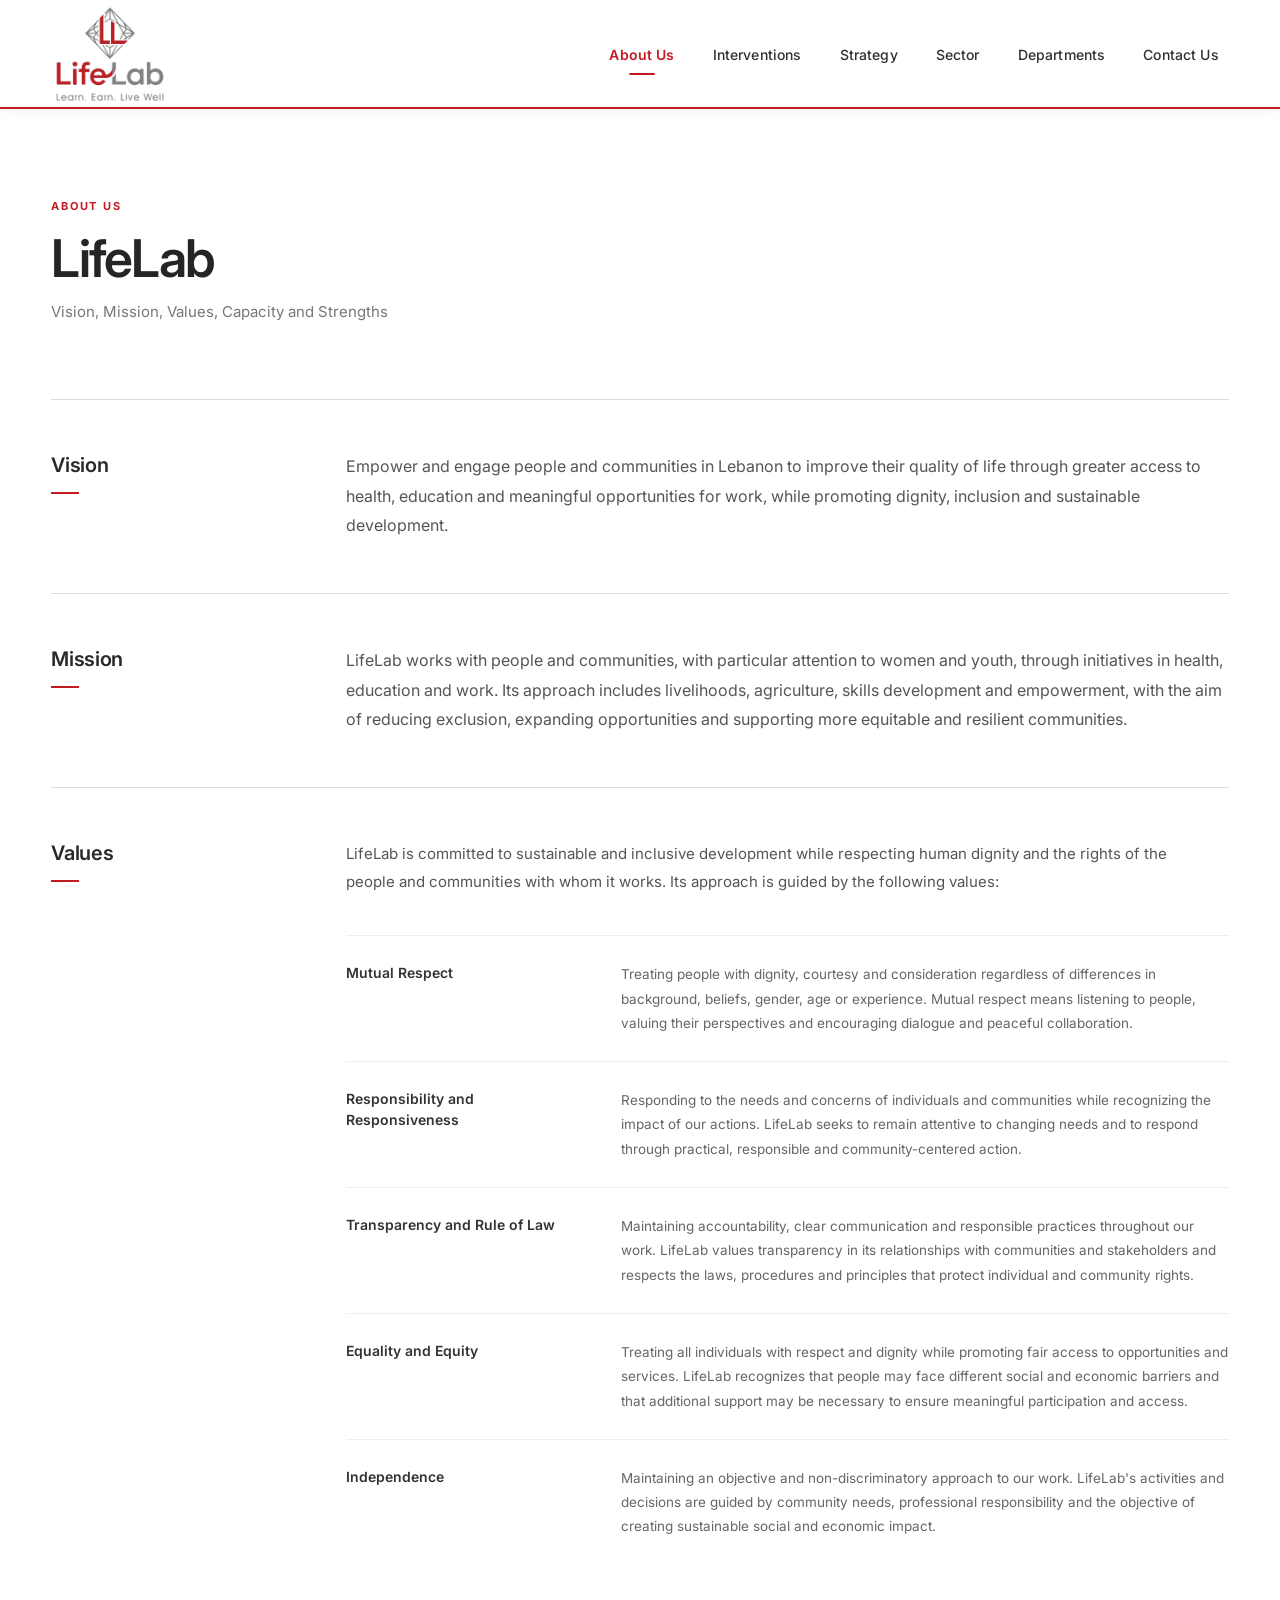
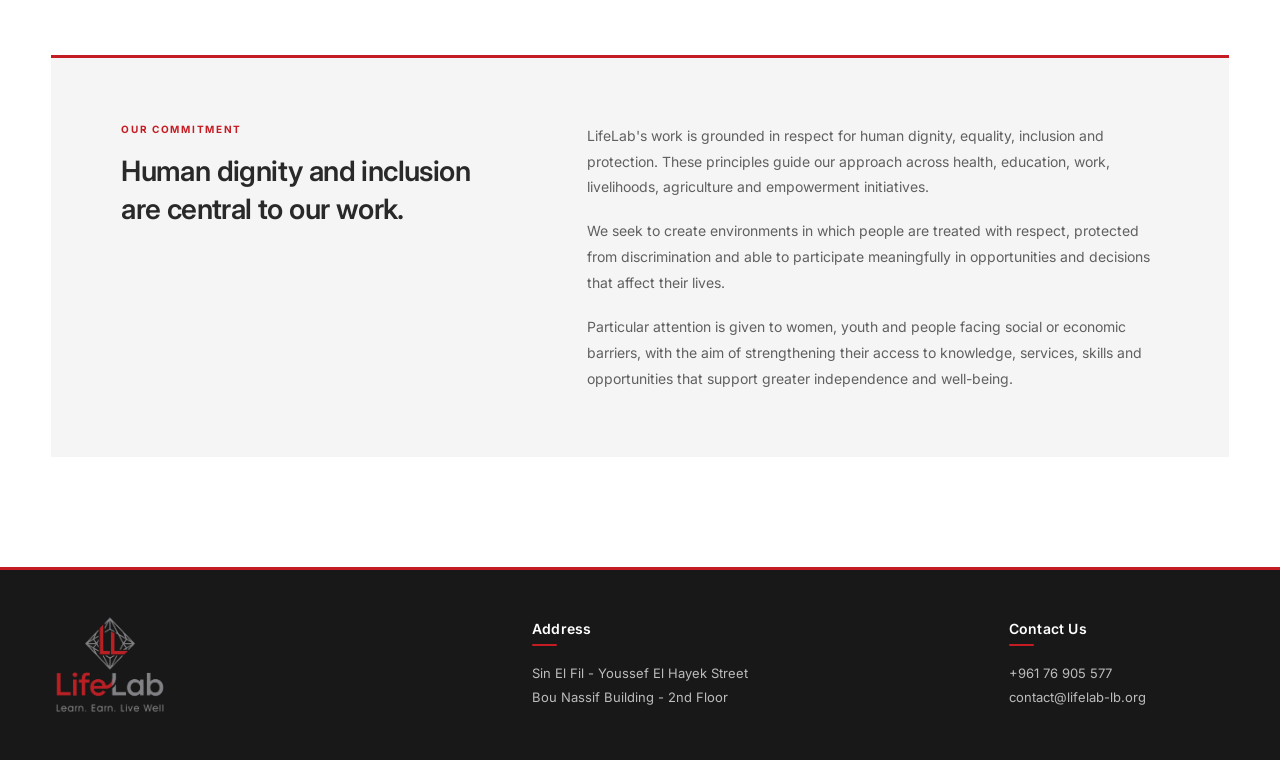
<file: index.html>
<!DOCTYPE html>
<html lang="en">

<head>
    <meta charset="UTF-8">

    <meta name="viewport" content="width=device-width, initial-scale=1.0">

    <meta name="description" content="LifeLab Lebanon - Learn. Earn. Live Well.">

    <title>LifeLab | Learn. Earn. Live Well</title>

    <!-- Favicon -->
    <link rel="icon" type="image/png" href="assets/img/lifelab-logo.png">

    <!-- Main CSS -->
    <link rel="stylesheet" href="assets/css/style.css">
</head>


<body>


    <!-- =====================================================
         HEADER
    ====================================================== -->

    <header class="site-header">

        <div class="header-container">


            <!-- Logo -->
            <a href="index.html" class="header-logo" aria-label="LifeLab Home">
                <img src="assets/img/lifelab-logo.png" alt="LifeLab - Learn. Earn. Live Well">
            </a>


            <!-- Navigation -->
            <nav class="main-nav" id="mainNav" aria-label="Main navigation">

                <a href="index.html" class="nav-link active">
                    About Us
                </a>

                <a href="interventions.html" class="nav-link">
                    Interventions
                </a>

                <a href="strategy.html" class="nav-link">
                    Strategy
                </a>

                <a href="sector.html" class="nav-link">
                    Sector
                </a>

                <a href="departments.html" class="nav-link">
                    Departments
                </a>

                <a href="contact.html" class="nav-link contact-link">
                    Contact Us
                </a>

            </nav>


            <!-- Hamburger -->
            <button class="menu-toggle" id="menuToggle" type="button" aria-label="Open navigation menu"
                aria-expanded="false" aria-controls="mainNav">
                <span></span>
                <span></span>
                <span></span>
            </button>


        </div>

    </header>



    <!-- =====================================================
         MAIN CONTENT
    ====================================================== -->

    <main>

        <!-- =====================================================
     ABOUT LIFELAB
====================================================== -->

        <main>

            <!-- =====================================================
     ABOUT US
====================================================== -->

            <main>

                <section class="about-page">

                    <div class="about-container">


                        <!-- =================================================
                 PAGE INTRODUCTION
            ================================================== -->

                        <header class="about-page-header">

                            <span class="about-eyebrow">
                                ABOUT US
                            </span>

                            <h1>LifeLab</h1>

                            <p class="about-subtitle">
                                Vision, Mission, Values, Capacity and Strengths
                            </p>

                        </header>


                        <!-- =================================================
                 VISION
            ================================================== -->

                        <section class="about-section">

                            <div class="about-section-title">
                                <h2>Vision</h2>
                            </div>

                            <div class="about-section-content">

                                <p class="about-main-text">
                                    Empower and engage people and communities in Lebanon
                                    to improve their quality of life through greater access
                                    to health, education and meaningful opportunities for
                                    work, while promoting dignity, inclusion and sustainable
                                    development.
                                </p>

                            </div>

                        </section>


                        <!-- =================================================
                 MISSION
            ================================================== -->

                        <section class="about-section">

                            <div class="about-section-title">
                                <h2>Mission</h2>
                            </div>

                            <div class="about-section-content">

                                <p class="about-main-text">
                                    LifeLab works with people and communities, with
                                    particular attention to women and youth, through
                                    initiatives in health, education and work. Its approach
                                    includes livelihoods, agriculture, skills development
                                    and empowerment, with the aim of reducing exclusion,
                                    expanding opportunities and supporting more equitable
                                    and resilient communities.
                                </p>

                            </div>

                        </section>


                        <!-- =================================================
                 VALUES
            ================================================== -->

                        <section class="about-section about-values-section">

                            <div class="about-section-title">
                                <h2>Values</h2>
                            </div>

                            <div class="about-section-content">

                                <p class="values-introduction">
                                    LifeLab is committed to sustainable and inclusive
                                    development while respecting human dignity and the
                                    rights of the people and communities with whom it
                                    works. Its approach is guided by the following values:
                                </p>


                                <!-- MUTUAL RESPECT -->

                                <div class="value-row">

                                    <h3>Mutual Respect</h3>

                                    <p>
                                        Treating people with dignity, courtesy and
                                        consideration regardless of differences in
                                        background, beliefs, gender, age or experience.
                                        Mutual respect means listening to people, valuing
                                        their perspectives and encouraging dialogue and
                                        peaceful collaboration.
                                    </p>

                                </div>


                                <!-- RESPONSIBILITY -->

                                <div class="value-row">

                                    <h3>
                                        Responsibility and Responsiveness
                                    </h3>

                                    <p>
                                        Responding to the needs and concerns of individuals
                                        and communities while recognizing the impact of our
                                        actions. LifeLab seeks to remain attentive to
                                        changing needs and to respond through practical,
                                        responsible and community-centered action.
                                    </p>

                                </div>


                                <!-- TRANSPARENCY -->

                                <div class="value-row">

                                    <h3>
                                        Transparency and Rule of Law
                                    </h3>

                                    <p>
                                        Maintaining accountability, clear communication and
                                        responsible practices throughout our work. LifeLab
                                        values transparency in its relationships with
                                        communities and stakeholders and respects the laws,
                                        procedures and principles that protect individual
                                        and community rights.
                                    </p>

                                </div>


                                <!-- EQUALITY -->

                                <div class="value-row">

                                    <h3>
                                        Equality and Equity
                                    </h3>

                                    <p>
                                        Treating all individuals with respect and dignity
                                        while promoting fair access to opportunities and
                                        services. LifeLab recognizes that people may face
                                        different social and economic barriers and that
                                        additional support may be necessary to ensure
                                        meaningful participation and access.
                                    </p>

                                </div>


                                <!-- INDEPENDENCE -->

                                <div class="value-row">

                                    <h3>Independence</h3>

                                    <p>
                                        Maintaining an objective and non-discriminatory
                                        approach to our work. LifeLab's activities and
                                        decisions are guided by community needs,
                                        professional responsibility and the objective of
                                        creating sustainable social and economic impact.
                                    </p>

                                </div>

                            </div>

                        </section>


                        <!-- =================================================
                 HUMAN RIGHTS COMMITMENT
            ================================================== -->

                        <section class="about-commitment">

                            <div class="commitment-heading">

                                <span>Our Commitment</span>

                                <h2>
                                    Human dignity and inclusion are central to our work.
                                </h2>

                            </div>


                            <div class="commitment-content">

                                <p>
                                    LifeLab's work is grounded in respect for human dignity,
                                    equality, inclusion and protection. These principles
                                    guide our approach across health, education, work,
                                    livelihoods, agriculture and empowerment initiatives.
                                </p>

                                <p>
                                    We seek to create environments in which people are
                                    treated with respect, protected from discrimination and
                                    able to participate meaningfully in opportunities and
                                    decisions that affect their lives.
                                </p>

                                <p>
                                    Particular attention is given to women, youth and people
                                    facing social or economic barriers, with the aim of
                                    strengthening their access to knowledge, services,
                                    skills and opportunities that support greater
                                    independence and well-being.
                                </p>

                            </div>

                        </section>


                    </div>

                </section>

            </main>

        </main>

    </main>




    <!-- =====================================================
     FOOTER
====================================================== -->

    <footer class="site-footer">

        <div class="footer-container">


            <!-- LEFT: LOGO -->

            <div class="footer-brand">

                <a href="index.html" class="footer-logo" aria-label="LifeLab Home">
                    <img src="assets/img/lifelab-logo.png" alt="LifeLab - Learn. Earn. Live Well">
                </a>

            </div>


            <!-- MIDDLE: ADDRESS -->

            <div class="footer-info footer-address">

                <h3>Address</h3>

                <p>
                    Sin El Fil - Youssef El Hayek Street<br>
                    Bou Nassif Building - 2nd Floor
                </p>

            </div>


            <!-- RIGHT: CONTACT -->

            <div class="footer-info footer-contact">

                <h3>Contact Us</h3>

                <a href="tel:+96176905577">
                    +961 76 905 577
                </a>

                <a href="mailto:contact@lifelab-leb.org">
                    contact@lifelab-lb.org
                </a>

            </div>


        </div>

    </footer>


    <!-- Main JavaScript -->
    <script src="assets/js/app.js"></script>

</body>

</html>
</file>
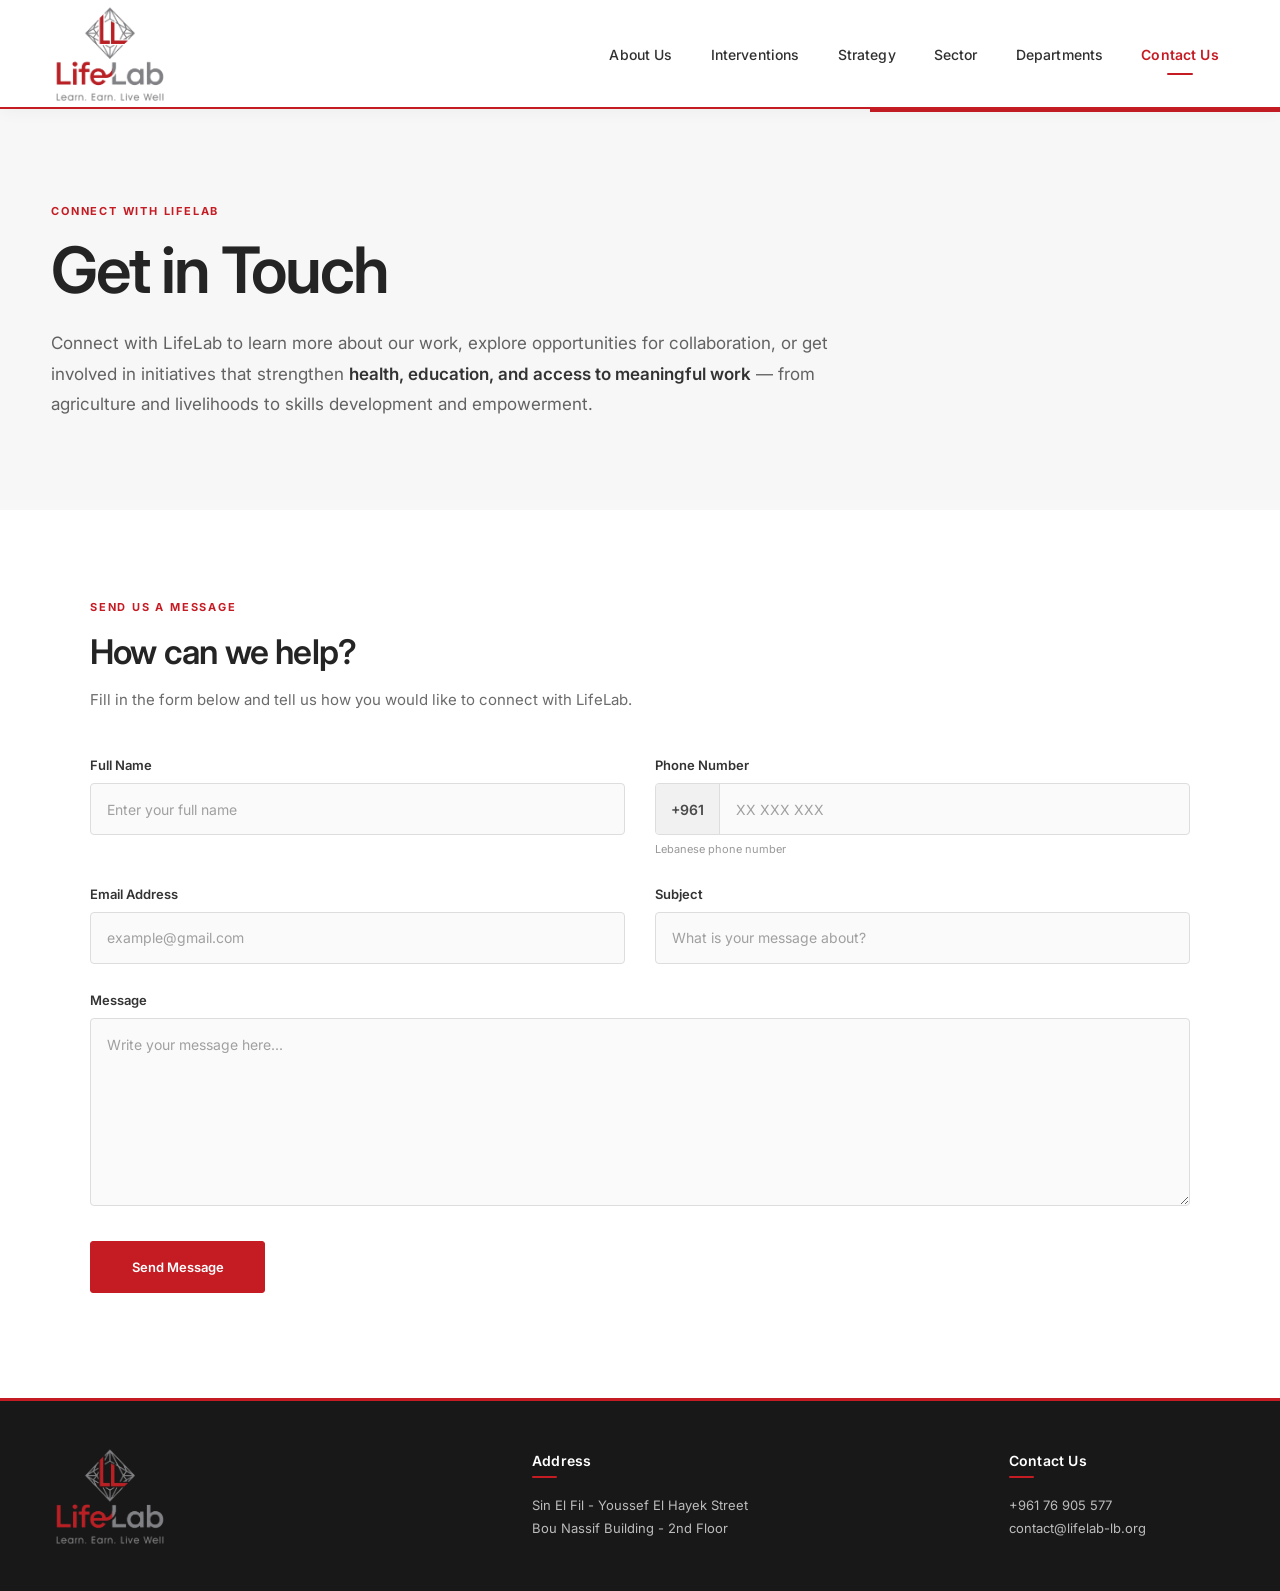
<file: contact.html>
<!DOCTYPE html>
<html lang="en">

<head>
    <meta charset="UTF-8">

    <meta name="viewport" content="width=device-width, initial-scale=1.0">

    <meta name="description" content="Contact LifeLab Lebanon. Get in touch with our team in Sin El Fil, Lebanon.">

    <title>Contact Us | LifeLab</title>

    <link rel="icon" type="image/png" href="assets/img/lifelab-logo.png">

    <link rel="stylesheet" href="assets/css/style.css?v=2">
</head>


<body>


    <!-- =====================================================
         HEADER
    ====================================================== -->

    <header class="site-header">

        <div class="header-container">


            <!-- LOGO -->

            <a href="index.html" class="header-logo" aria-label="LifeLab Home">

                <img src="assets/img/lifelab-logo.png" alt="LifeLab - Learn. Earn. Live Well">

            </a>


            <!-- NAVIGATION -->

            <nav class="main-nav" id="mainNav" aria-label="Main navigation">

                <a href="index.html" class="nav-link">
                    About Us
                </a>

                <a href="interventions.html" class="nav-link">
                    Interventions
                </a>

                <a href="strategy.html" class="nav-link">
                    Strategy
                </a>

                <a href="sector.html" class="nav-link">
                    Sector
                </a>

                <a href="departments.html" class="nav-link">
                    Departments
                </a>

                <a href="contact.html" class="nav-link contact-link active">
                    Contact Us
                </a>

            </nav>


            <!-- HAMBURGER -->

            <button class="menu-toggle" id="menuToggle" type="button" aria-label="Toggle navigation menu"
                aria-expanded="false" aria-controls="mainNav">

                <span></span>
                <span></span>
                <span></span>

            </button>


        </div>

    </header>

        <main>

            <section class="contact-intro">

                <div class="contact-intro-container">

                    <span class="section-label">CONNECT WITH LIFELAB</span>

                    <h1>Get in Touch</h1>

                    <p>
                        Connect with LifeLab to learn more about our work,
                        explore opportunities for collaboration, or get involved
                        in initiatives that strengthen <strong>health, education,
                            and access to meaningful work</strong> — from agriculture
                        and livelihoods to skills development and empowerment.
                    </p>

                </div>

            </section>

            <!-- =====================================================
     CONTACT FORM
====================================================== -->

            <section class="contact-form-section">

                <div class="contact-form-container">

                    <div class="contact-form-heading">

                        <span class="section-label">SEND US A MESSAGE</span>

                        <h2>How can we help?</h2>

                        <p>
                            Fill in the form below and tell us how you would like
                            to connect with LifeLab.
                        </p>

                    </div>


                    <form class="contact-form" id="contactForm" novalidate>

                        <div class="form-grid">


                            <!-- FULL NAME -->

                            <div class="form-group">

                                <label for="fullName">
                                    Full Name
                                </label>

                                <input type="text" id="fullName" name="fullName" placeholder="Enter your full name"
                                    autocomplete="name" required>

                                <span class="form-error">
                                    Please enter your full name.
                                </span>

                            </div>


                            <!-- PHONE NUMBER -->

                            <div class="form-group">

                                <label for="phone">
                                    Phone Number
                                </label>

                                <div class="phone-input">

                                    <span class="phone-prefix">
                                        +961
                                    </span>

                                    <input type="tel" id="phone" name="phone" placeholder="XX XXX XXX"
                                        inputmode="numeric" autocomplete="tel" maxlength="10" required>

                                </div>

                                <span class="form-hint">
                                    Lebanese phone number
                                </span>

                                <span class="form-error">
                                    Please enter a valid Lebanese phone number.
                                </span>

                            </div>


                            <!-- EMAIL -->

                            <div class="form-group">

                                <label for="email">
                                    Email Address
                                </label>

                                <input type="email" id="email" name="email" placeholder="example@gmail.com"
                                    autocomplete="email" required>

                                <span class="form-error">
                                    Please enter a valid Gmail address.
                                </span>

                            </div>


                            <!-- SUBJECT -->

                            <div class="form-group">

                                <label for="subject">
                                    Subject
                                </label>

                                <input type="text" id="subject" name="subject" placeholder="What is your message about?"
                                    required>

                                <span class="form-error">
                                    Please enter a subject.
                                </span>

                            </div>


                            <!-- MESSAGE -->

                            <div class="form-group form-group-full">

                                <label for="message">
                                    Message
                                </label>

                                <textarea id="message" name="message" rows="7" placeholder="Write your message here..."
                                    required></textarea>

                                <span class="form-error">
                                    Please enter your message.
                                </span>

                            </div>


                        </div>


                        <!-- SUBMIT -->

                        <div class="form-submit">

                            <button type="submit" class="contact-submit-btn">
                                Send Message
                            </button>

                        </div>


                        <!-- SUCCESS MESSAGE -->

                        <div class="form-success" id="formSuccess" role="status" aria-live="polite">

                            <div class="success-icon">
                                ✓
                            </div>

                            <div>
                                <strong>Message submitted successfully.</strong>

                                <p>
                                    Thank you for contacting LifeLab.
                                </p>
                            </div>

                        </div>


                    </form>

                </div>

            </section>

        </main>

        <!-- =====================================================
     FOOTER
====================================================== -->

        <footer class="site-footer">

            <div class="footer-container">


                <!-- LEFT: LOGO -->

                <div class="footer-brand">

                    <a href="index.html" class="footer-logo" aria-label="LifeLab Home">
                        <img src="assets/img/lifelab-logo.png" alt="LifeLab - Learn. Earn. Live Well">
                    </a>

                </div>


                <!-- MIDDLE: ADDRESS -->

                <div class="footer-info footer-address">

                    <h3>Address</h3>

                    <p>
                        Sin El Fil - Youssef El Hayek Street<br>
                        Bou Nassif Building - 2nd Floor
                    </p>

                </div>


                <!-- RIGHT: CONTACT -->

                <div class="footer-info footer-contact">

                    <h3>Contact Us</h3>

                    <a href="tel:+96176905577">
                        +961 76 905 577
                    </a>

                    <a href="mailto:contact@lifelab-lb.org">
                        contact@lifelab-lb.org
                    </a>

                </div>


            </div>

        </footer>

        <script src="assets/js/app.js?v=2"></script>

</body>

</html>
</file>
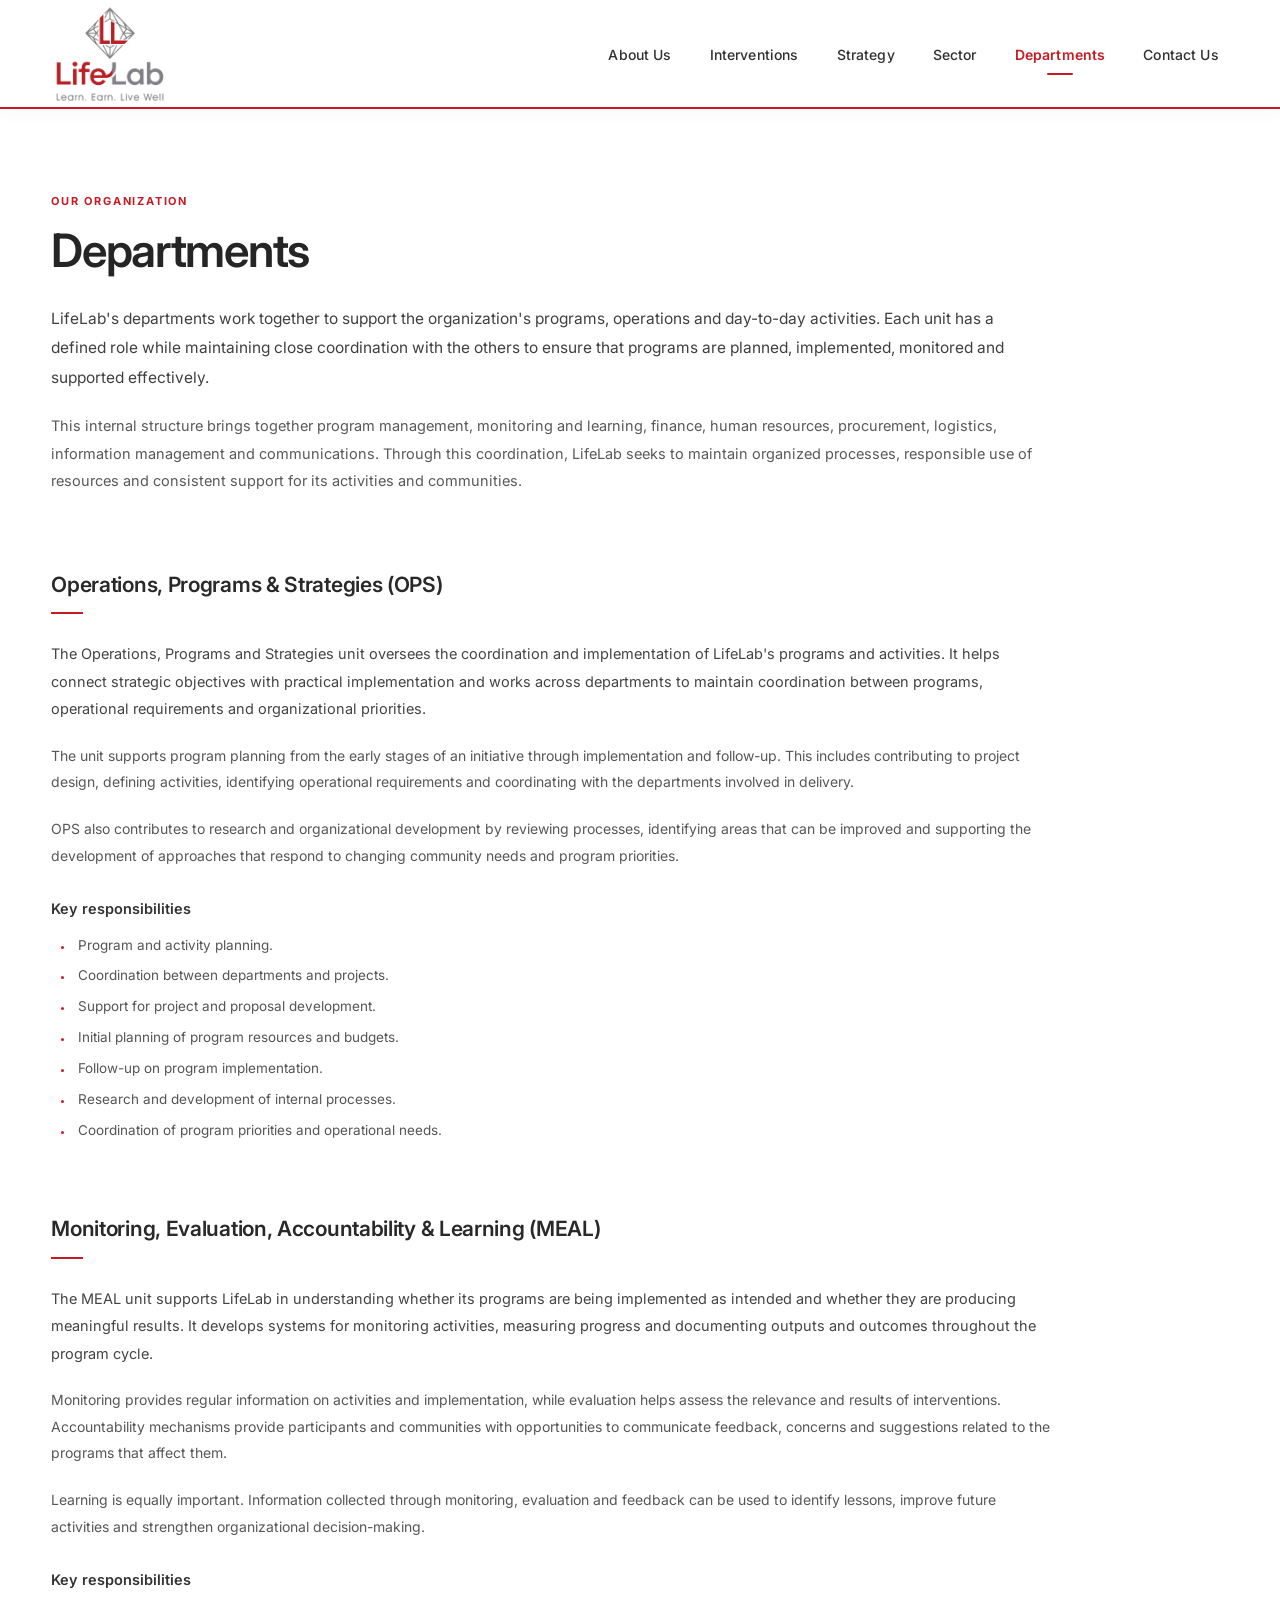
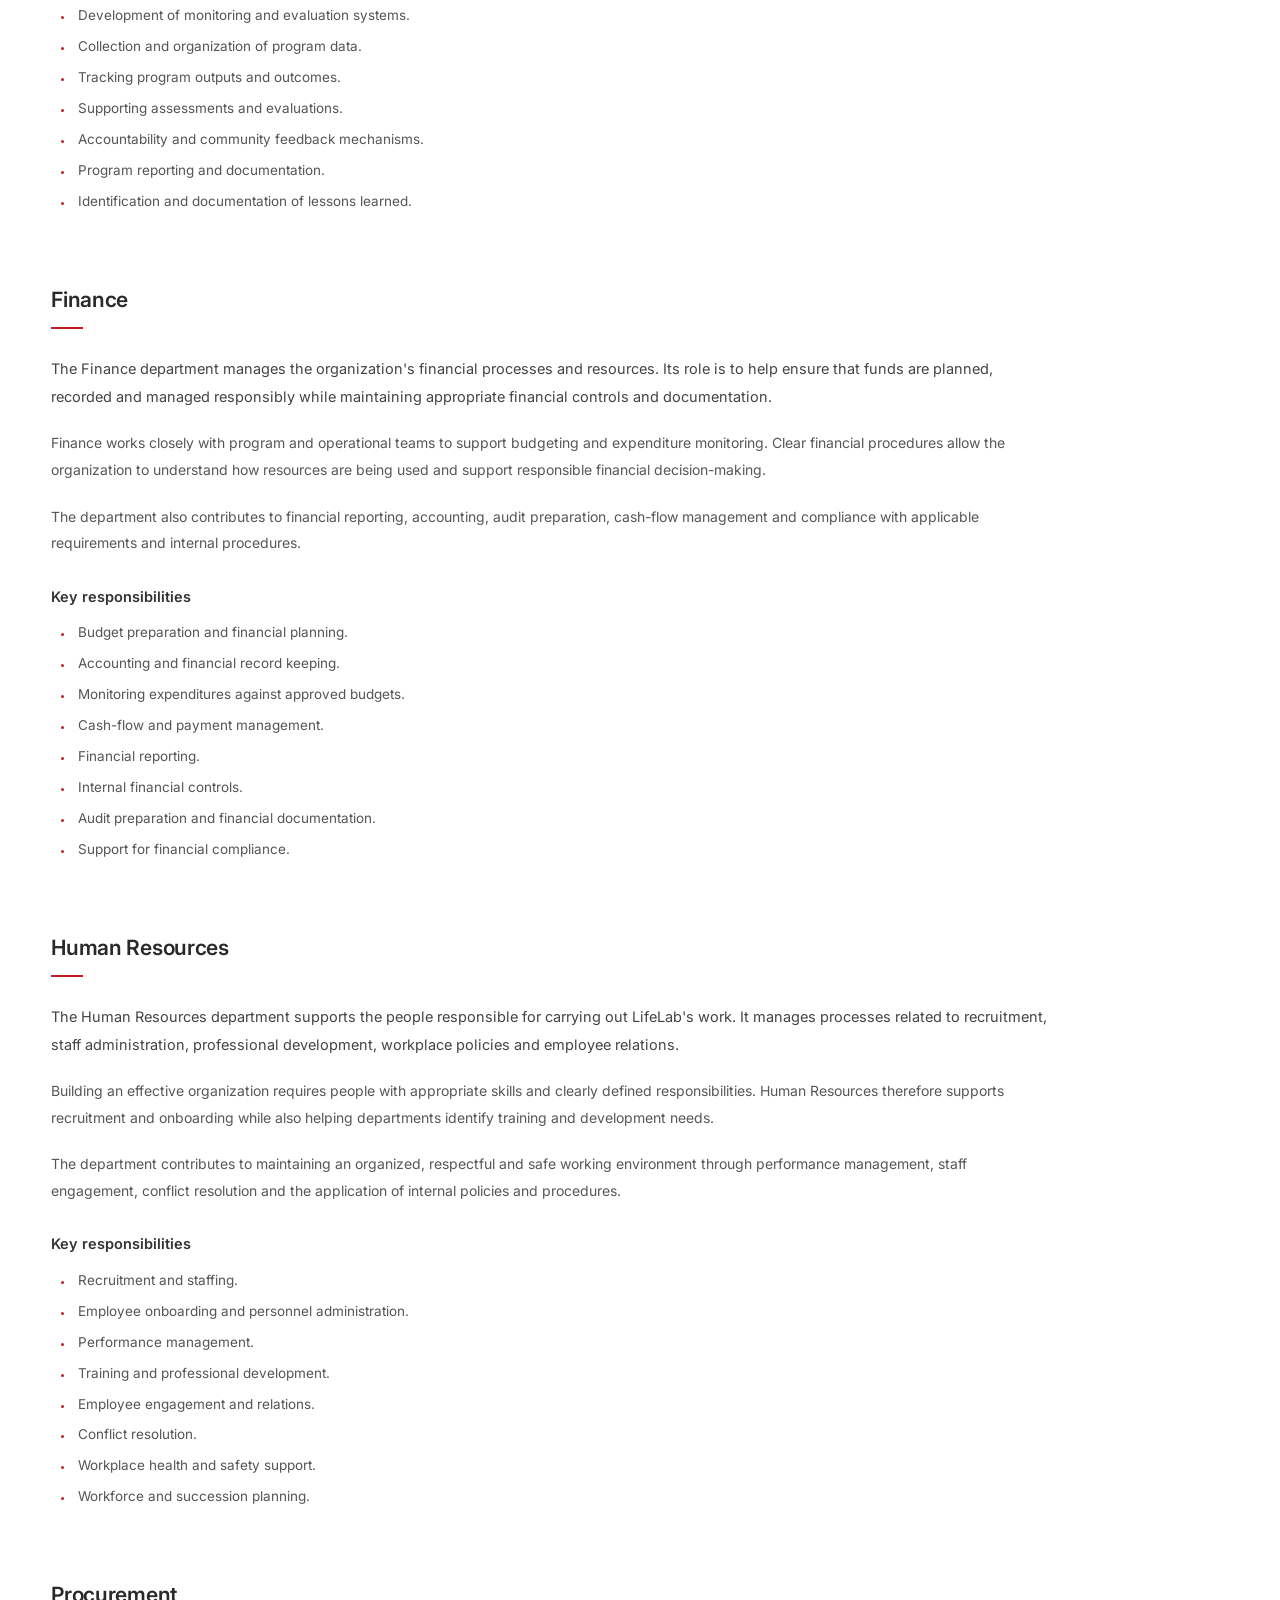
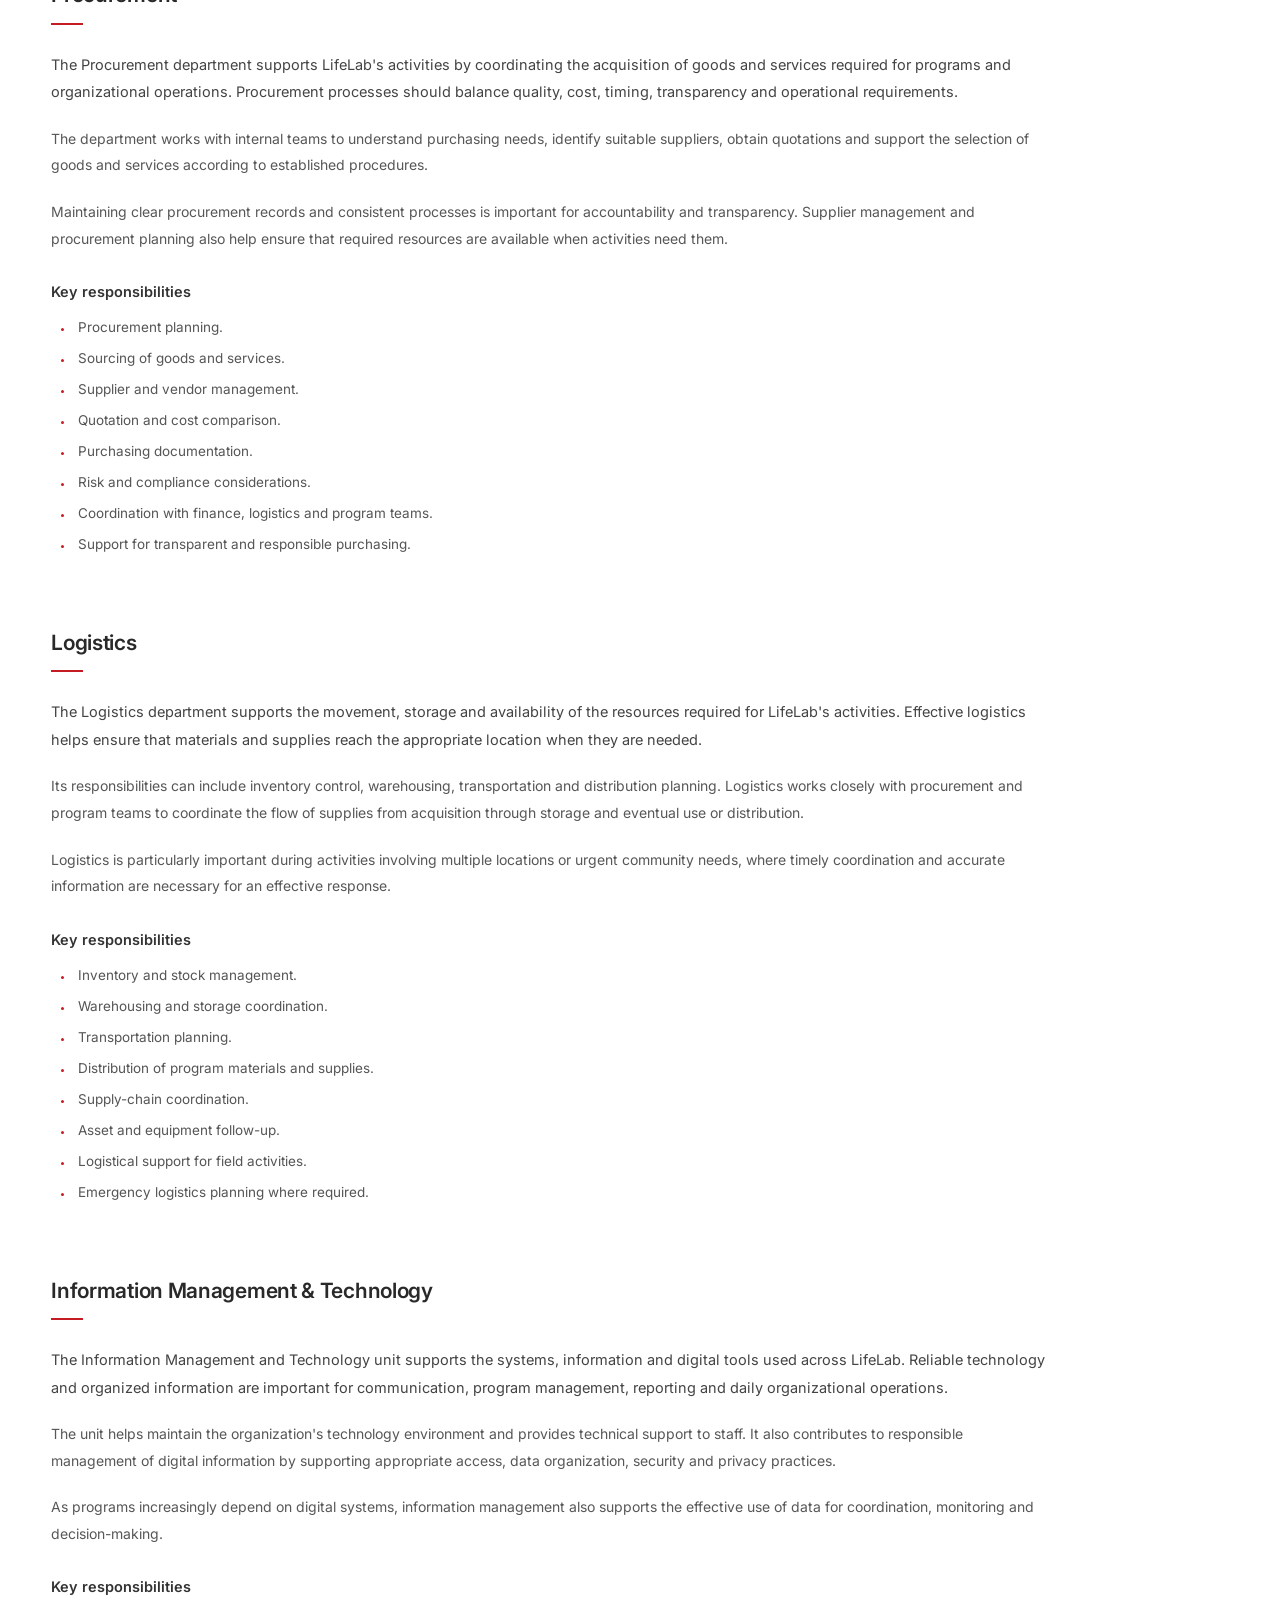
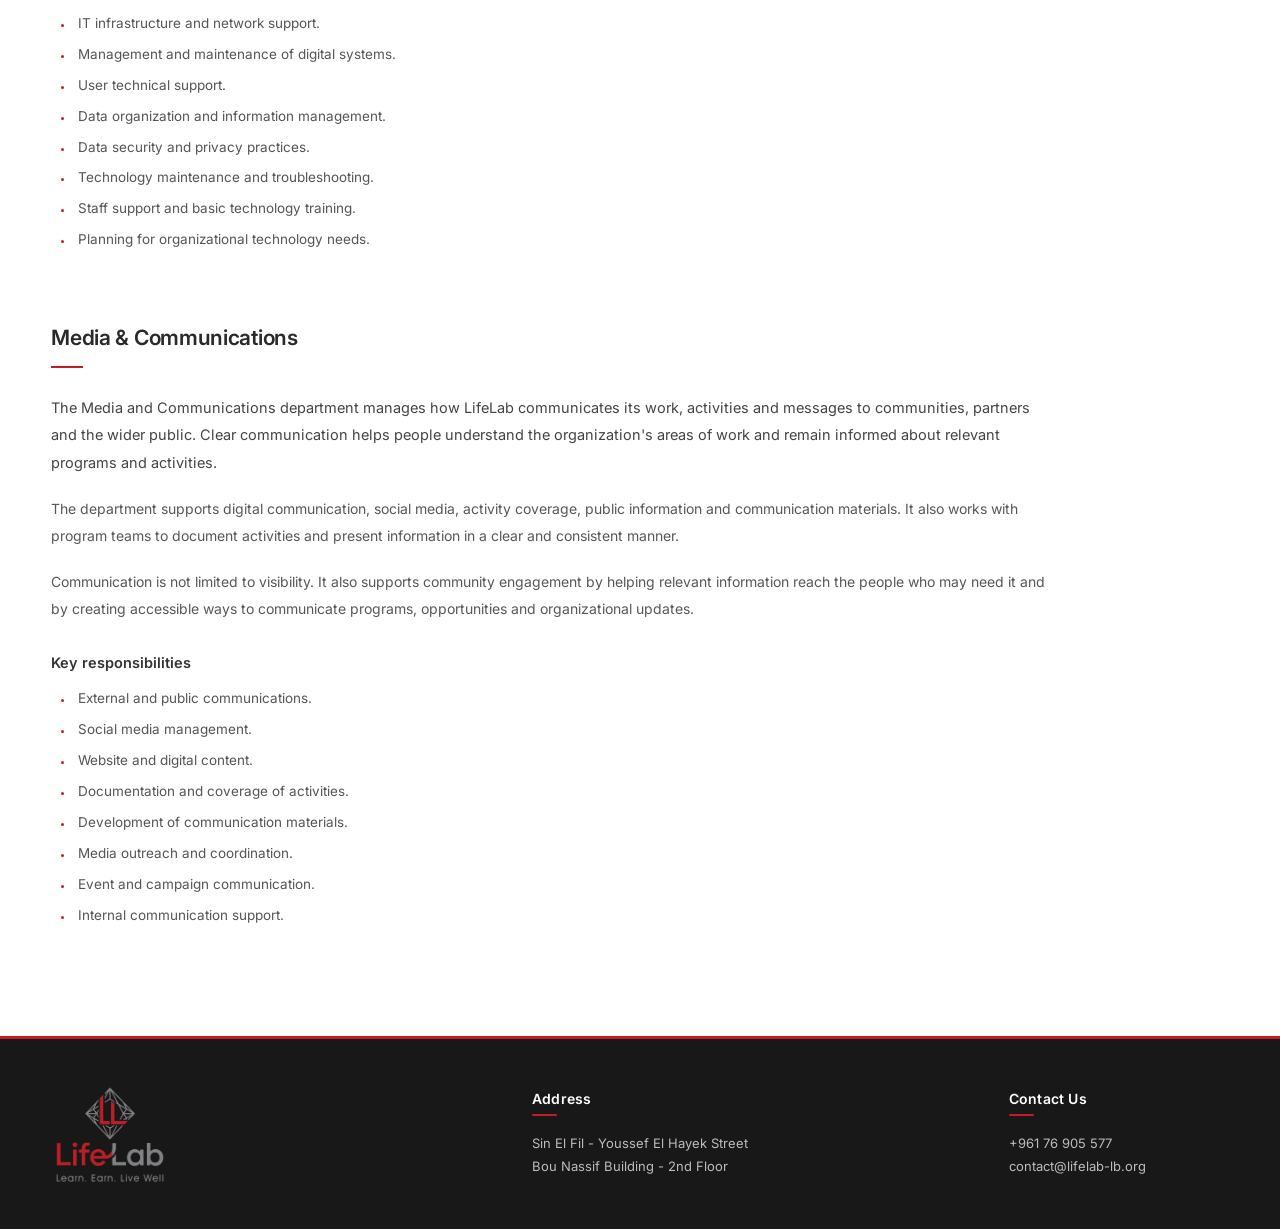
<file: departments.html>
<!DOCTYPE html>
<html lang="en">

<head>
    <meta charset="UTF-8">

    <meta name="viewport" content="width=device-width, initial-scale=1.0">

    <meta name="description"
        content="Discover LifeLab's departments and the teams supporting its programs, services, and mission.">

    <title>Departments | LifeLab</title>

    <link rel="icon" type="image/png" href="assets/img/lifelab-logo.png">

    <link rel="stylesheet" href="assets/css/style.css?v=2">
</head>


<body>


    <!-- =====================================================
         HEADER
    ====================================================== -->

    <header class="site-header">

        <div class="header-container">


            <!-- LOGO -->

            <a href="index.html" class="header-logo" aria-label="LifeLab Home">

                <img src="assets/img/lifelab-logo.png" alt="LifeLab - Learn. Earn. Live Well">

            </a>


            <!-- NAVIGATION -->

            <nav class="main-nav" id="mainNav" aria-label="Main navigation">

                <a href="index.html" class="nav-link">
                    About Us
                </a>

                <a href="interventions.html" class="nav-link">
                    Interventions
                </a>

                <a href="strategy.html" class="nav-link">
                    Strategy
                </a>

                <a href="sector.html" class="nav-link">
                    Sector
                </a>

                <a href="departments.html" class="nav-link active">
                    Departments
                </a>

                <a href="contact.html" class="nav-link contact-link">
                    Contact Us
                </a>

            </nav>


            <!-- HAMBURGER -->

            <button class="menu-toggle" id="menuToggle" type="button" aria-label="Toggle navigation menu"
                aria-expanded="false" aria-controls="mainNav">

                <span></span>
                <span></span>
                <span></span>

            </button>


        </div>

    </header>


    <!-- =====================================================
         DEPARTMENTS CONTENT
    ====================================================== -->
    <main>

        <section class="departments-page">

            <div class="departments-container">


                <!-- =================================================
                 PAGE INTRODUCTION
            ================================================== -->

                <header class="departments-header">

                    <span class="departments-eyebrow">
                        OUR ORGANIZATION
                    </span>

                    <h1>Departments</h1>

                    <p class="departments-intro">
                        LifeLab's departments work together to support the
                        organization's programs, operations and day-to-day
                        activities. Each unit has a defined role while maintaining
                        close coordination with the others to ensure that programs
                        are planned, implemented, monitored and supported
                        effectively.
                    </p>

                    <p>
                        This internal structure brings together program management,
                        monitoring and learning, finance, human resources,
                        procurement, logistics, information management and
                        communications. Through this coordination, LifeLab seeks to
                        maintain organized processes, responsible use of resources
                        and consistent support for its activities and communities.
                    </p>

                </header>


                <!-- =================================================
                 OPERATIONS, PROGRAMS & STRATEGIES
            ================================================== -->

                <section class="department-section">

                    <h2>
                        Operations, Programs &amp; Strategies (OPS)
                    </h2>

                    <div class="department-content">

                        <p>
                            The Operations, Programs and Strategies unit oversees
                            the coordination and implementation of LifeLab's
                            programs and activities. It helps connect strategic
                            objectives with practical implementation and works
                            across departments to maintain coordination between
                            programs, operational requirements and organizational
                            priorities.
                        </p>

                        <p>
                            The unit supports program planning from the early stages
                            of an initiative through implementation and follow-up.
                            This includes contributing to project design, defining
                            activities, identifying operational requirements and
                            coordinating with the departments involved in delivery.
                        </p>

                        <p>
                            OPS also contributes to research and organizational
                            development by reviewing processes, identifying areas
                            that can be improved and supporting the development of
                            approaches that respond to changing community needs and
                            program priorities.
                        </p>

                        <h3>Key responsibilities</h3>

                        <ul class="department-list">
                            <li>Program and activity planning.</li>
                            <li>Coordination between departments and projects.</li>
                            <li>Support for project and proposal development.</li>
                            <li>Initial planning of program resources and budgets.</li>
                            <li>Follow-up on program implementation.</li>
                            <li>Research and development of internal processes.</li>
                            <li>Coordination of program priorities and operational needs.</li>
                        </ul>

                    </div>

                </section>


                <!-- =================================================
                 MEAL
            ================================================== -->

                <section class="department-section">

                    <h2>
                        Monitoring, Evaluation, Accountability &amp; Learning
                        (MEAL)
                    </h2>

                    <div class="department-content">

                        <p>
                            The MEAL unit supports LifeLab in understanding whether
                            its programs are being implemented as intended and
                            whether they are producing meaningful results. It
                            develops systems for monitoring activities, measuring
                            progress and documenting outputs and outcomes throughout
                            the program cycle.
                        </p>

                        <p>
                            Monitoring provides regular information on activities
                            and implementation, while evaluation helps assess the
                            relevance and results of interventions. Accountability
                            mechanisms provide participants and communities with
                            opportunities to communicate feedback, concerns and
                            suggestions related to the programs that affect them.
                        </p>

                        <p>
                            Learning is equally important. Information collected
                            through monitoring, evaluation and feedback can be used
                            to identify lessons, improve future activities and
                            strengthen organizational decision-making.
                        </p>

                        <h3>Key responsibilities</h3>

                        <ul class="department-list">
                            <li>Development of monitoring and evaluation systems.</li>
                            <li>Collection and organization of program data.</li>
                            <li>Tracking program outputs and outcomes.</li>
                            <li>Supporting assessments and evaluations.</li>
                            <li>Accountability and community feedback mechanisms.</li>
                            <li>Program reporting and documentation.</li>
                            <li>Identification and documentation of lessons learned.</li>
                        </ul>

                    </div>

                </section>


                <!-- =================================================
                 FINANCE
            ================================================== -->

                <section class="department-section">

                    <h2>Finance</h2>

                    <div class="department-content">

                        <p>
                            The Finance department manages the organization's
                            financial processes and resources. Its role is to help
                            ensure that funds are planned, recorded and managed
                            responsibly while maintaining appropriate financial
                            controls and documentation.
                        </p>

                        <p>
                            Finance works closely with program and operational teams
                            to support budgeting and expenditure monitoring. Clear
                            financial procedures allow the organization to
                            understand how resources are being used and support
                            responsible financial decision-making.
                        </p>

                        <p>
                            The department also contributes to financial reporting,
                            accounting, audit preparation, cash-flow management and
                            compliance with applicable requirements and internal
                            procedures.
                        </p>

                        <h3>Key responsibilities</h3>

                        <ul class="department-list">
                            <li>Budget preparation and financial planning.</li>
                            <li>Accounting and financial record keeping.</li>
                            <li>Monitoring expenditures against approved budgets.</li>
                            <li>Cash-flow and payment management.</li>
                            <li>Financial reporting.</li>
                            <li>Internal financial controls.</li>
                            <li>Audit preparation and financial documentation.</li>
                            <li>Support for financial compliance.</li>
                        </ul>

                    </div>

                </section>


                <!-- =================================================
                 HUMAN RESOURCES
            ================================================== -->

                <section class="department-section">

                    <h2>Human Resources</h2>

                    <div class="department-content">

                        <p>
                            The Human Resources department supports the people
                            responsible for carrying out LifeLab's work. It manages
                            processes related to recruitment, staff administration,
                            professional development, workplace policies and
                            employee relations.
                        </p>

                        <p>
                            Building an effective organization requires people with
                            appropriate skills and clearly defined responsibilities.
                            Human Resources therefore supports recruitment and
                            onboarding while also helping departments identify
                            training and development needs.
                        </p>

                        <p>
                            The department contributes to maintaining an organized,
                            respectful and safe working environment through
                            performance management, staff engagement, conflict
                            resolution and the application of internal policies and
                            procedures.
                        </p>

                        <h3>Key responsibilities</h3>

                        <ul class="department-list">
                            <li>Recruitment and staffing.</li>
                            <li>Employee onboarding and personnel administration.</li>
                            <li>Performance management.</li>
                            <li>Training and professional development.</li>
                            <li>Employee engagement and relations.</li>
                            <li>Conflict resolution.</li>
                            <li>Workplace health and safety support.</li>
                            <li>Workforce and succession planning.</li>
                        </ul>

                    </div>

                </section>


                <!-- =================================================
                 PROCUREMENT
            ================================================== -->

                <section class="department-section">

                    <h2>Procurement</h2>

                    <div class="department-content">

                        <p>
                            The Procurement department supports LifeLab's
                            activities by coordinating the acquisition of goods and
                            services required for programs and organizational
                            operations. Procurement processes should balance
                            quality, cost, timing, transparency and operational
                            requirements.
                        </p>

                        <p>
                            The department works with internal teams to understand
                            purchasing needs, identify suitable suppliers, obtain
                            quotations and support the selection of goods and
                            services according to established procedures.
                        </p>

                        <p>
                            Maintaining clear procurement records and consistent
                            processes is important for accountability and
                            transparency. Supplier management and procurement
                            planning also help ensure that required resources are
                            available when activities need them.
                        </p>

                        <h3>Key responsibilities</h3>

                        <ul class="department-list">
                            <li>Procurement planning.</li>
                            <li>Sourcing of goods and services.</li>
                            <li>Supplier and vendor management.</li>
                            <li>Quotation and cost comparison.</li>
                            <li>Purchasing documentation.</li>
                            <li>Risk and compliance considerations.</li>
                            <li>Coordination with finance, logistics and program teams.</li>
                            <li>Support for transparent and responsible purchasing.</li>
                        </ul>

                    </div>

                </section>


                <!-- =================================================
                 LOGISTICS
            ================================================== -->

                <section class="department-section">

                    <h2>Logistics</h2>

                    <div class="department-content">

                        <p>
                            The Logistics department supports the movement,
                            storage and availability of the resources required for
                            LifeLab's activities. Effective logistics helps ensure
                            that materials and supplies reach the appropriate
                            location when they are needed.
                        </p>

                        <p>
                            Its responsibilities can include inventory control,
                            warehousing, transportation and distribution planning.
                            Logistics works closely with procurement and program
                            teams to coordinate the flow of supplies from
                            acquisition through storage and eventual use or
                            distribution.
                        </p>

                        <p>
                            Logistics is particularly important during activities
                            involving multiple locations or urgent community needs,
                            where timely coordination and accurate information are
                            necessary for an effective response.
                        </p>

                        <h3>Key responsibilities</h3>

                        <ul class="department-list">
                            <li>Inventory and stock management.</li>
                            <li>Warehousing and storage coordination.</li>
                            <li>Transportation planning.</li>
                            <li>Distribution of program materials and supplies.</li>
                            <li>Supply-chain coordination.</li>
                            <li>Asset and equipment follow-up.</li>
                            <li>Logistical support for field activities.</li>
                            <li>Emergency logistics planning where required.</li>
                        </ul>

                    </div>

                </section>


                <!-- =================================================
                 INFORMATION MANAGEMENT / IT
            ================================================== -->

                <section class="department-section">

                    <h2>Information Management &amp; Technology</h2>

                    <div class="department-content">

                        <p>
                            The Information Management and Technology unit supports
                            the systems, information and digital tools used across
                            LifeLab. Reliable technology and organized information
                            are important for communication, program management,
                            reporting and daily organizational operations.
                        </p>

                        <p>
                            The unit helps maintain the organization's technology
                            environment and provides technical support to staff. It
                            also contributes to responsible management of digital
                            information by supporting appropriate access, data
                            organization, security and privacy practices.
                        </p>

                        <p>
                            As programs increasingly depend on digital systems,
                            information management also supports the effective use
                            of data for coordination, monitoring and
                            decision-making.
                        </p>

                        <h3>Key responsibilities</h3>

                        <ul class="department-list">
                            <li>IT infrastructure and network support.</li>
                            <li>Management and maintenance of digital systems.</li>
                            <li>User technical support.</li>
                            <li>Data organization and information management.</li>
                            <li>Data security and privacy practices.</li>
                            <li>Technology maintenance and troubleshooting.</li>
                            <li>Staff support and basic technology training.</li>
                            <li>Planning for organizational technology needs.</li>
                        </ul>

                    </div>

                </section>


                <!-- =================================================
                 MEDIA & COMMUNICATIONS
            ================================================== -->

                <section class="department-section">

                    <h2>Media &amp; Communications</h2>

                    <div class="department-content">

                        <p>
                            The Media and Communications department manages how
                            LifeLab communicates its work, activities and messages
                            to communities, partners and the wider public. Clear
                            communication helps people understand the
                            organization's areas of work and remain informed about
                            relevant programs and activities.
                        </p>

                        <p>
                            The department supports digital communication, social
                            media, activity coverage, public information and
                            communication materials. It also works with program
                            teams to document activities and present information in
                            a clear and consistent manner.
                        </p>

                        <p>
                            Communication is not limited to visibility. It also
                            supports community engagement by helping relevant
                            information reach the people who may need it and by
                            creating accessible ways to communicate programs,
                            opportunities and organizational updates.
                        </p>

                        <h3>Key responsibilities</h3>

                        <ul class="department-list">
                            <li>External and public communications.</li>
                            <li>Social media management.</li>
                            <li>Website and digital content.</li>
                            <li>Documentation and coverage of activities.</li>
                            <li>Development of communication materials.</li>
                            <li>Media outreach and coordination.</li>
                            <li>Event and campaign communication.</li>
                            <li>Internal communication support.</li>
                        </ul>

                    </div>

                </section>


            </div>

        </section>

    </main>


    <!-- =====================================================
     FOOTER
====================================================== -->

    <footer class="site-footer">

        <div class="footer-container">


            <!-- LEFT: LOGO -->

            <div class="footer-brand">

                <a href="index.html" class="footer-logo" aria-label="LifeLab Home">
                    <img src="assets/img/lifelab-logo.png" alt="LifeLab - Learn. Earn. Live Well">
                </a>

            </div>


            <!-- MIDDLE: ADDRESS -->

            <div class="footer-info footer-address">

                <h3>Address</h3>

                <p>
                    Sin El Fil - Youssef El Hayek Street<br>
                    Bou Nassif Building - 2nd Floor
                </p>

            </div>


            <!-- RIGHT: CONTACT -->

            <div class="footer-info footer-contact">

                <h3>Contact Us</h3>

                <a href="tel:+96176905577">
                    +961 76 905 577
                </a>

                <a href="mailto:contact@lifelab-leb.org">
                    contact@lifelab-lb.org
                </a>

            </div>


        </div>

    </footer>
    <script src="assets/js/app.js?v=2"></script>

</body>

</html>
</file>
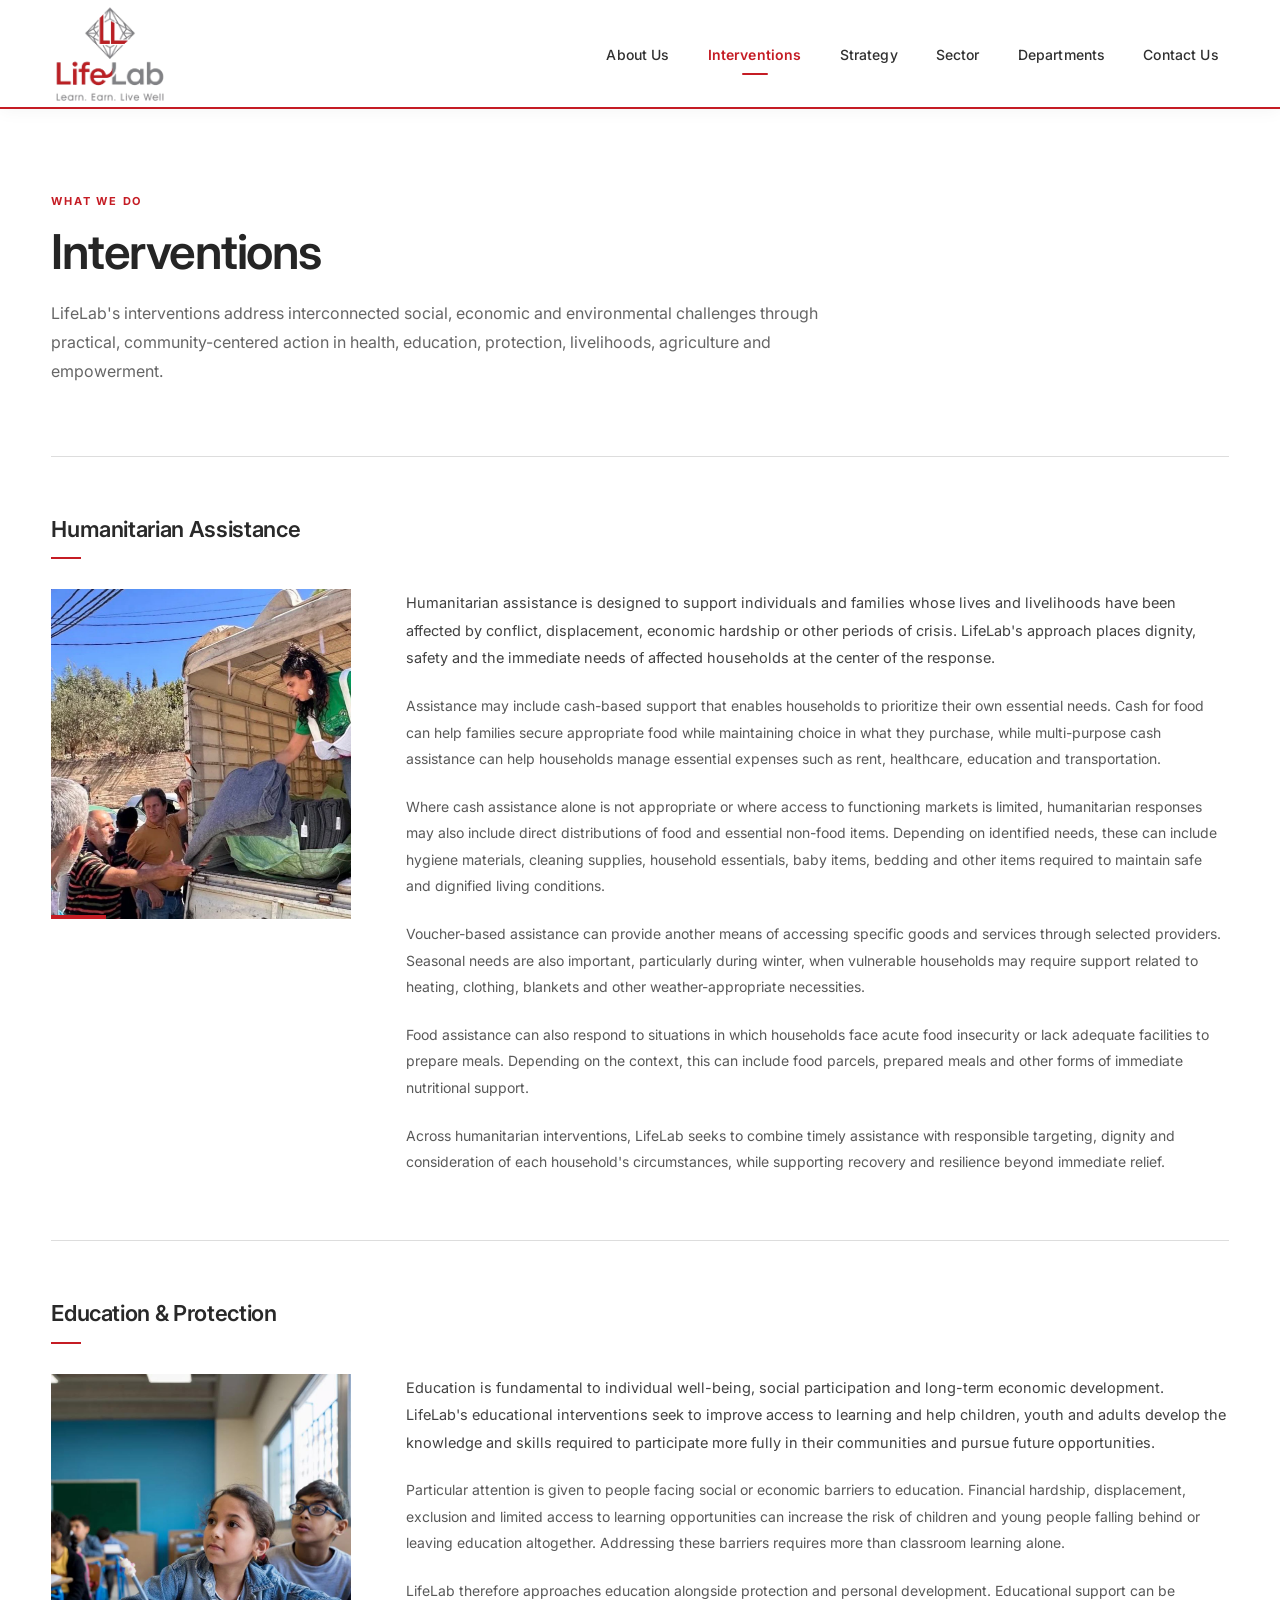
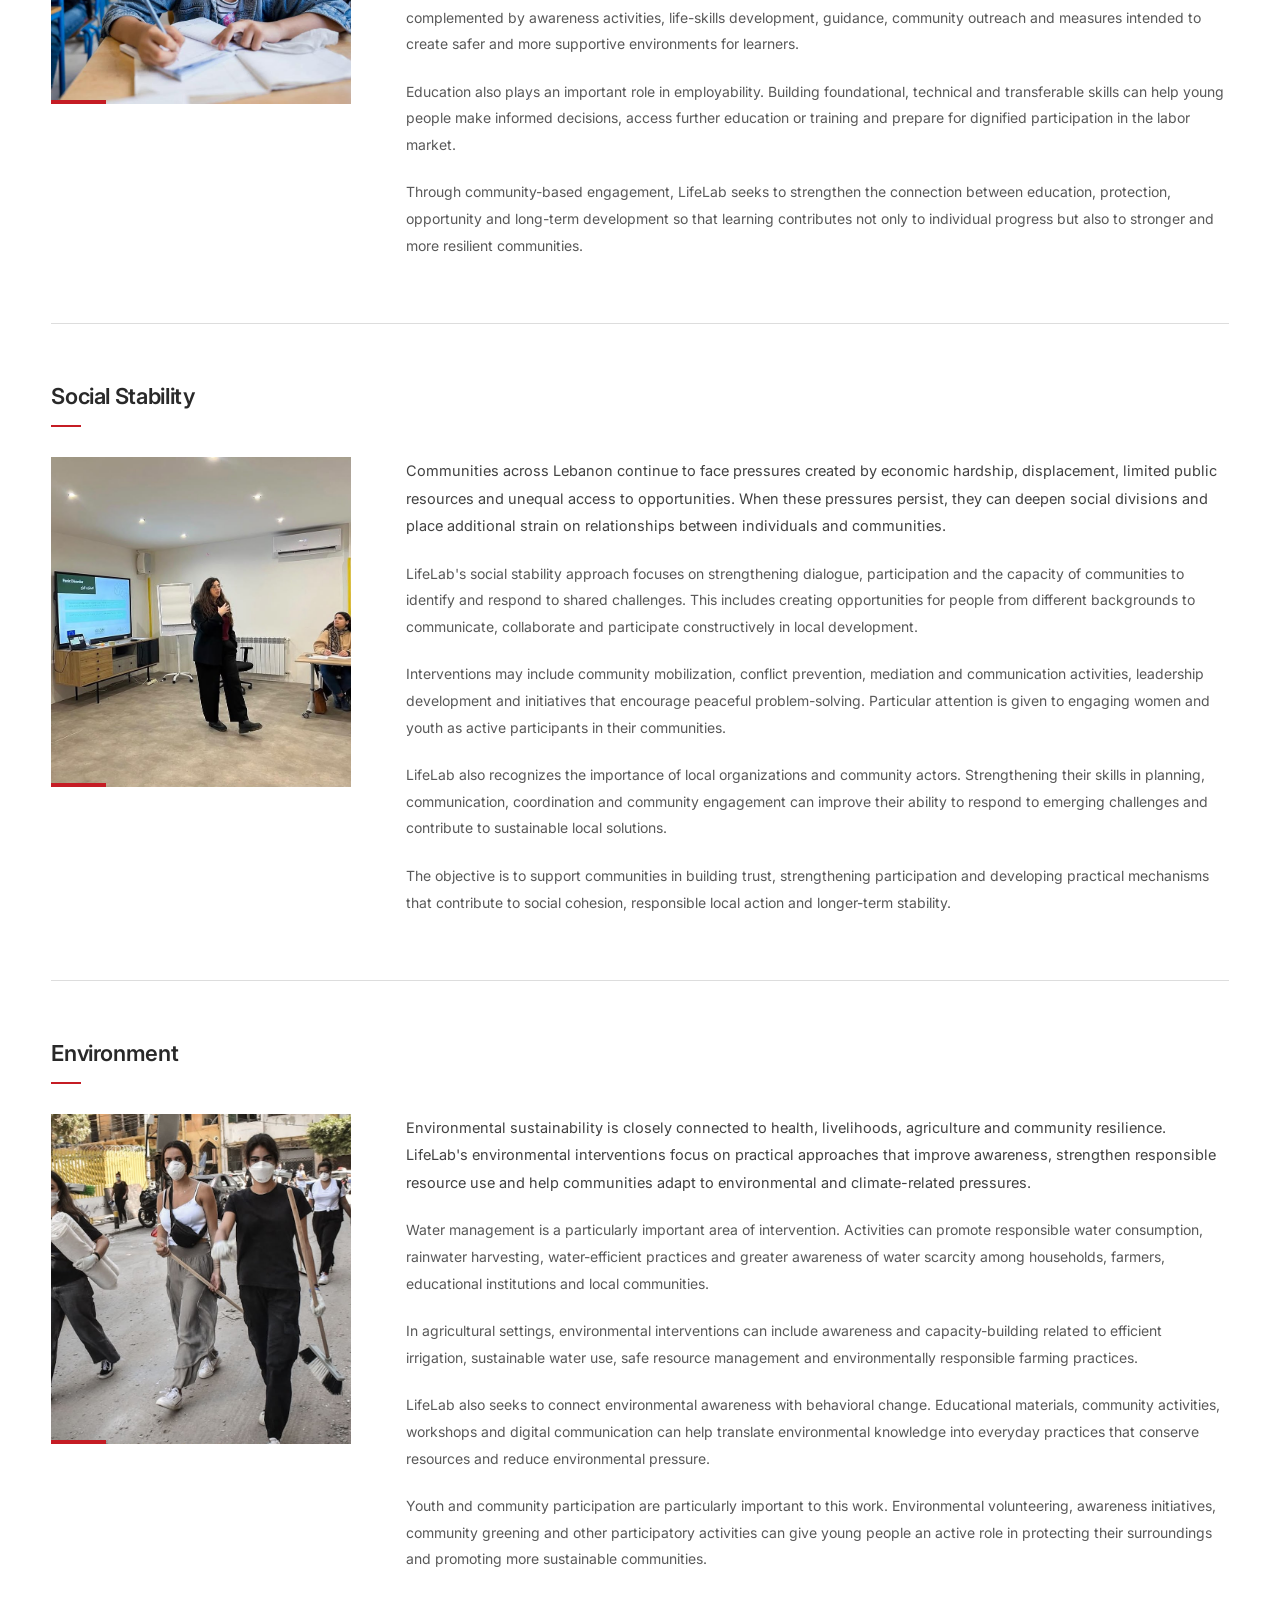
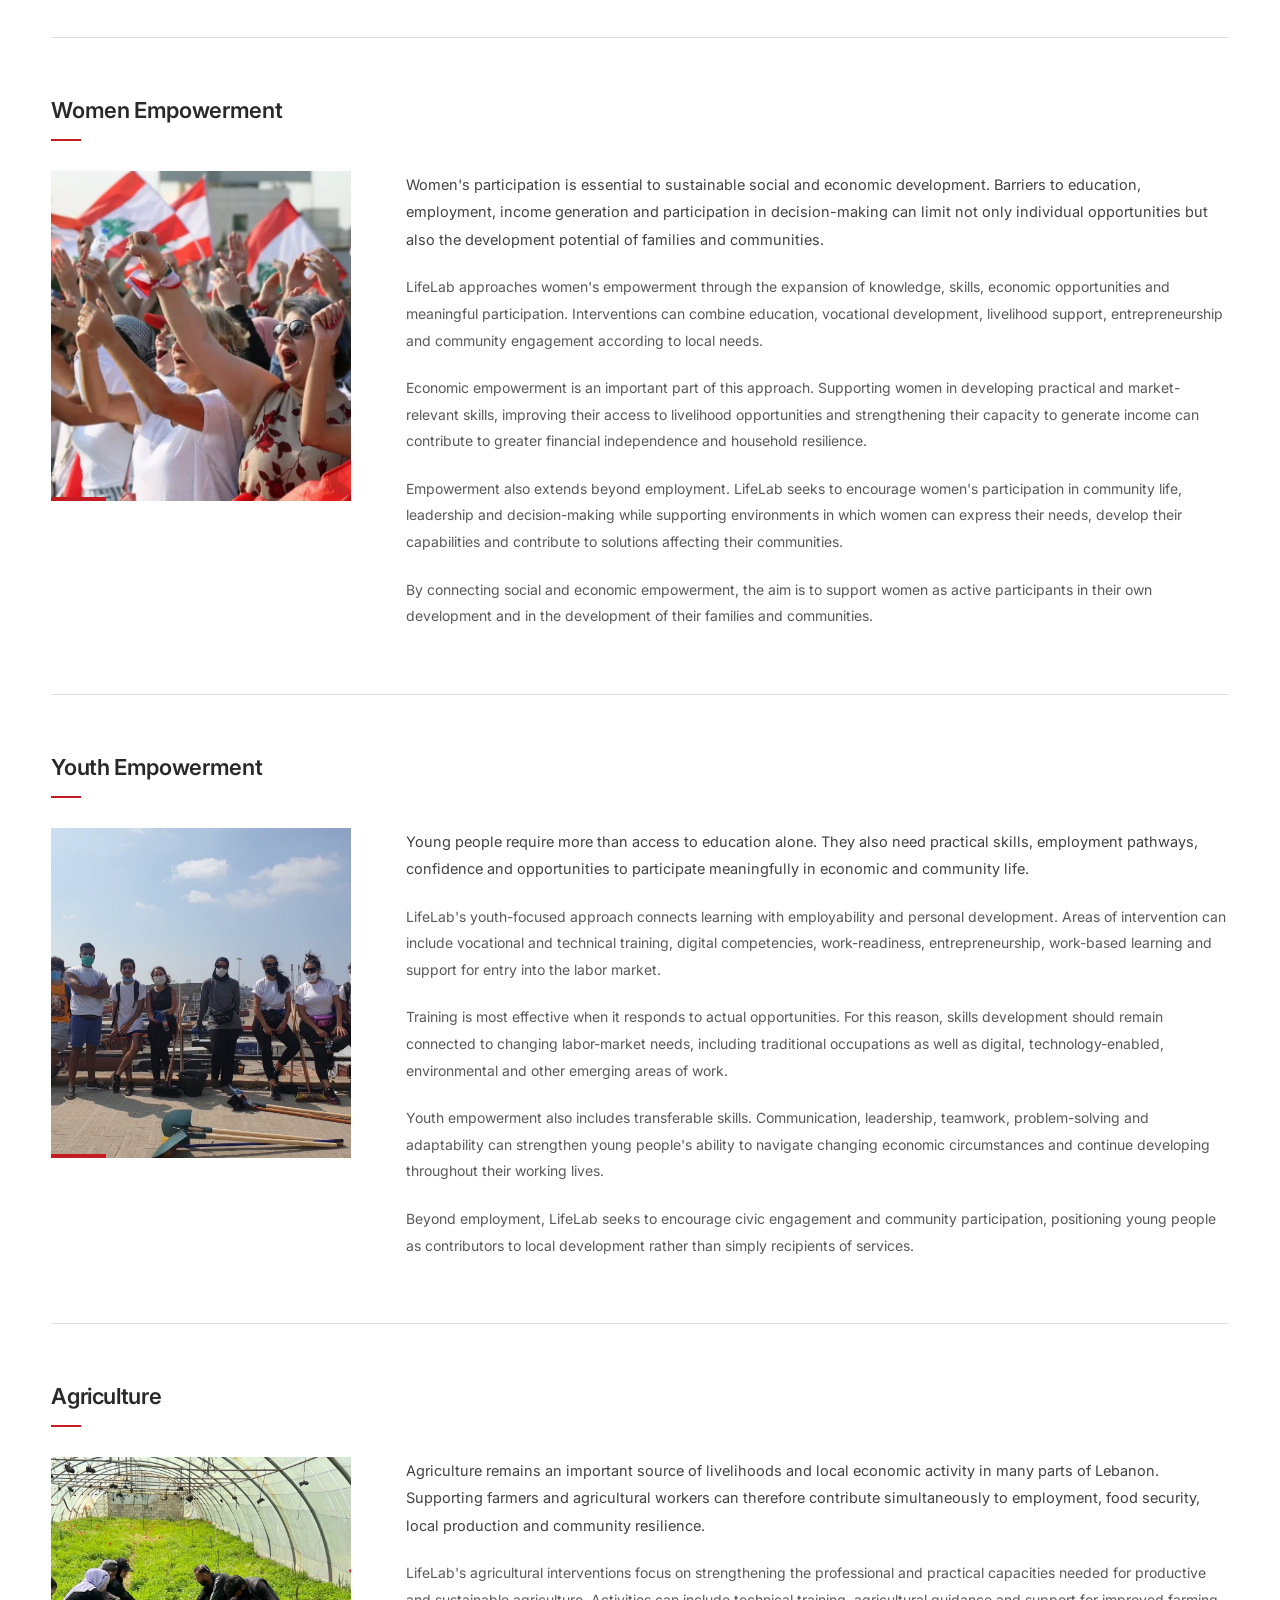
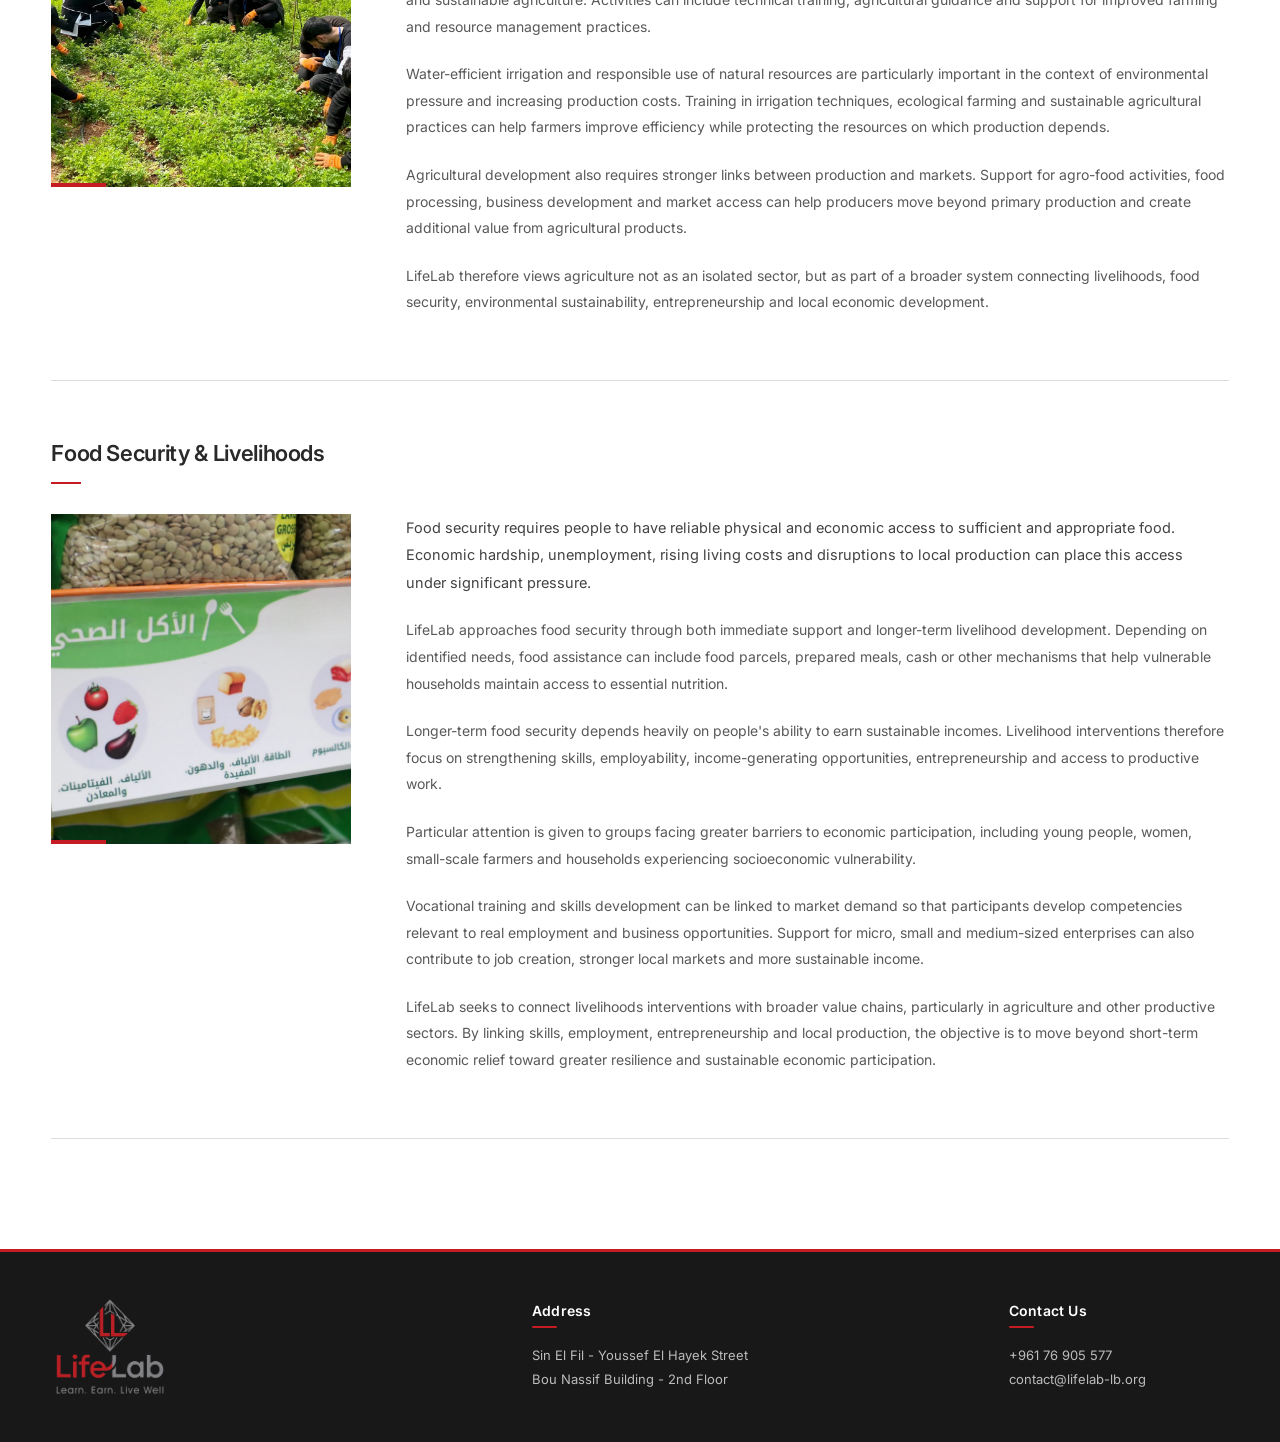
<file: interventions.html>
<!DOCTYPE html>
<html lang="en">

<head>
    <meta charset="UTF-8">

    <meta name="viewport" content="width=device-width, initial-scale=1.0">

    <meta name="description"
        content="Explore LifeLab's interventions designed to support learning, earning, personal development, and well-being.">

    <title>Interventions | LifeLab</title>

    <link rel="icon" type="image/png" href="assets/img/lifelab-logo.png">

    <link rel="stylesheet" href="assets/css/style.css?v=2">
</head>


<body>


    <!-- =====================================================
         HEADER
    ====================================================== -->

    <header class="site-header">

        <div class="header-container">


            <!-- LOGO -->

            <a href="index.html" class="header-logo" aria-label="LifeLab Home">

                <img src="assets/img/lifelab-logo.png" alt="LifeLab - Learn. Earn. Live Well">

            </a>


            <!-- NAVIGATION -->

            <nav class="main-nav" id="mainNav" aria-label="Main navigation">

                <a href="index.html" class="nav-link">
                    About Us
                </a>

                <a href="interventions.html" class="nav-link active">
                    Interventions
                </a>

                <a href="strategy.html" class="nav-link">
                    Strategy
                </a>

                <a href="sector.html" class="nav-link">
                    Sector
                </a>

                <a href="departments.html" class="nav-link">
                    Departments
                </a>

                <a href="contact.html" class="nav-link contact-link">
                    Contact Us
                </a>

            </nav>


            <!-- HAMBURGER -->

            <button class="menu-toggle" id="menuToggle" type="button" aria-label="Toggle navigation menu"
                aria-expanded="false" aria-controls="mainNav">

                <span></span>
                <span></span>
                <span></span>

            </button>


        </div>

    </header>


    <!-- =====================================================
         INTERVENTIONS CONTENT
    ====================================================== -->

    <main>

        <!-- =====================================================
     INTERVENTIONS
====================================================== -->

        <main>

            <section class="interventions-page">

                <div class="interventions-container">


                    <!-- =================================================
                 PAGE INTRO
            ================================================== -->

                    <header class="interventions-header">

                        <span class="interventions-eyebrow">
                            WHAT WE DO
                        </span>

                        <h1>Interventions</h1>

                        <p>
                            LifeLab's interventions address interconnected social,
                            economic and environmental challenges through practical,
                            community-centered action in health, education, protection,
                            livelihoods, agriculture and empowerment.
                        </p>

                    </header>


                    <!-- =================================================
                 HUMANITARIAN ASSISTANCE
            ================================================== -->

                    <section class="intervention-section">

                        <div class="intervention-title">
                            <h2>Humanitarian Assistance</h2>
                        </div>

                        <div class="intervention-content">

                            <figure class="intervention-image">
                                <img src="assets/img/humanitarian.jpeg"
                                    alt="Humanitarian assistance and community support" loading="lazy">
                            </figure>

                            <p>
                                Humanitarian assistance is designed to support
                                individuals and families whose lives and livelihoods
                                have been affected by conflict, displacement, economic
                                hardship or other periods of crisis. LifeLab's approach
                                places dignity, safety and the immediate needs of
                                affected households at the center of the response.
                            </p>

                            <p>
                                Assistance may include cash-based support that enables
                                households to prioritize their own essential needs.
                                Cash for food can help families secure appropriate food
                                while maintaining choice in what they purchase, while
                                multi-purpose cash assistance can help households
                                manage essential expenses such as rent, healthcare,
                                education and transportation.
                            </p>

                            <p>
                                Where cash assistance alone is not appropriate or where
                                access to functioning markets is limited, humanitarian
                                responses may also include direct distributions of food
                                and essential non-food items. Depending on identified
                                needs, these can include hygiene materials, cleaning
                                supplies, household essentials, baby items, bedding and
                                other items required to maintain safe and dignified
                                living conditions.
                            </p>

                            <p>
                                Voucher-based assistance can provide another means of
                                accessing specific goods and services through selected
                                providers. Seasonal needs are also important,
                                particularly during winter, when vulnerable households
                                may require support related to heating, clothing,
                                blankets and other weather-appropriate necessities.
                            </p>

                            <p>
                                Food assistance can also respond to situations in which
                                households face acute food insecurity or lack adequate
                                facilities to prepare meals. Depending on the context,
                                this can include food parcels, prepared meals and other
                                forms of immediate nutritional support.
                            </p>

                            <p>
                                Across humanitarian interventions, LifeLab seeks to
                                combine timely assistance with responsible targeting,
                                dignity and consideration of each household's
                                circumstances, while supporting recovery and resilience
                                beyond immediate relief.
                            </p>

                        </div>

                    </section>


                    <!-- =================================================
                 EDUCATION & PROTECTION
            ================================================== -->

                    <section class="intervention-section">

                        <div class="intervention-title">
                            <h2>Education &amp; Protection</h2>
                        </div>

                        <div class="intervention-content">

                            <figure class="intervention-image">
                                <img src="assets/img/education.jpeg" alt="Education and learning support"
                                    loading="lazy">
                            </figure>

                            <p>
                                Education is fundamental to individual well-being,
                                social participation and long-term economic development.
                                LifeLab's educational interventions seek to improve
                                access to learning and help children, youth and adults
                                develop the knowledge and skills required to participate
                                more fully in their communities and pursue future
                                opportunities.
                            </p>

                            <p>
                                Particular attention is given to people facing social or
                                economic barriers to education. Financial hardship,
                                displacement, exclusion and limited access to learning
                                opportunities can increase the risk of children and
                                young people falling behind or leaving education
                                altogether. Addressing these barriers requires more than
                                classroom learning alone.
                            </p>

                            <p>
                                LifeLab therefore approaches education alongside
                                protection and personal development. Educational
                                support can be complemented by awareness activities,
                                life-skills development, guidance, community outreach
                                and measures intended to create safer and more
                                supportive environments for learners.
                            </p>

                            <p>
                                Education also plays an important role in employability.
                                Building foundational, technical and transferable skills
                                can help young people make informed decisions, access
                                further education or training and prepare for dignified
                                participation in the labor market.
                            </p>

                            <p>
                                Through community-based engagement, LifeLab seeks to
                                strengthen the connection between education, protection,
                                opportunity and long-term development so that learning
                                contributes not only to individual progress but also to
                                stronger and more resilient communities.
                            </p>

                        </div>

                    </section>


                    <!-- =================================================
                 SOCIAL STABILITY
            ================================================== -->

                    <section class="intervention-section">

                        <div class="intervention-title">
                            <h2>Social Stability</h2>
                        </div>

                        <div class="intervention-content">

                            <figure class="intervention-image">
                                <img src="assets/img/social-stability.jpeg"
                                    alt="Community participation and social stability" loading="lazy">
                            </figure>

                            <p>
                                Communities across Lebanon continue to face pressures
                                created by economic hardship, displacement, limited
                                public resources and unequal access to opportunities.
                                When these pressures persist, they can deepen social
                                divisions and place additional strain on relationships
                                between individuals and communities.
                            </p>

                            <p>
                                LifeLab's social stability approach focuses on
                                strengthening dialogue, participation and the capacity
                                of communities to identify and respond to shared
                                challenges. This includes creating opportunities for
                                people from different backgrounds to communicate,
                                collaborate and participate constructively in local
                                development.
                            </p>

                            <p>
                                Interventions may include community mobilization,
                                conflict prevention, mediation and communication
                                activities, leadership development and initiatives that
                                encourage peaceful problem-solving. Particular
                                attention is given to engaging women and youth as
                                active participants in their communities.
                            </p>

                            <p>
                                LifeLab also recognizes the importance of local
                                organizations and community actors. Strengthening their
                                skills in planning, communication, coordination and
                                community engagement can improve their ability to
                                respond to emerging challenges and contribute to
                                sustainable local solutions.
                            </p>

                            <p>
                                The objective is to support communities in building
                                trust, strengthening participation and developing
                                practical mechanisms that contribute to social
                                cohesion, responsible local action and longer-term
                                stability.
                            </p>

                        </div>

                    </section>


                    <!-- =================================================
                 ENVIRONMENT
            ================================================== -->

                    <section class="intervention-section">

                        <div class="intervention-title">
                            <h2>Environment</h2>
                        </div>

                        <div class="intervention-content">

                            <figure class="intervention-image">
                                <img src="assets/img/environment.jpeg"
                                    alt="Environmental sustainability and water management" loading="lazy">
                            </figure>

                            <p>
                                Environmental sustainability is closely connected to
                                health, livelihoods, agriculture and community
                                resilience. LifeLab's environmental interventions focus
                                on practical approaches that improve awareness,
                                strengthen responsible resource use and help
                                communities adapt to environmental and climate-related
                                pressures.
                            </p>

                            <p>
                                Water management is a particularly important area of
                                intervention. Activities can promote responsible water
                                consumption, rainwater harvesting, water-efficient
                                practices and greater awareness of water scarcity among
                                households, farmers, educational institutions and local
                                communities.
                            </p>

                            <p>
                                In agricultural settings, environmental interventions
                                can include awareness and capacity-building related to
                                efficient irrigation, sustainable water use, safe
                                resource management and environmentally responsible
                                farming practices.
                            </p>

                            <p>
                                LifeLab also seeks to connect environmental awareness
                                with behavioral change. Educational materials,
                                community activities, workshops and digital
                                communication can help translate environmental
                                knowledge into everyday practices that conserve
                                resources and reduce environmental pressure.
                            </p>

                            <p>
                                Youth and community participation are particularly
                                important to this work. Environmental volunteering,
                                awareness initiatives, community greening and other
                                participatory activities can give young people an
                                active role in protecting their surroundings and
                                promoting more sustainable communities.
                            </p>

                        </div>

                    </section>


                    <!-- =================================================
                 WOMEN EMPOWERMENT
            ================================================== -->

                    <section class="intervention-section">

                        <div class="intervention-title">
                            <h2>Women Empowerment</h2>
                        </div>

                        <div class="intervention-content">

                            <figure class="intervention-image">
                                <img src="assets/img/women-empowerment.jpeg"
                                    alt="Women empowerment and skills development" loading="lazy">
                            </figure>

                            <p>
                                Women's participation is essential to sustainable social
                                and economic development. Barriers to education,
                                employment, income generation and participation in
                                decision-making can limit not only individual
                                opportunities but also the development potential of
                                families and communities.
                            </p>

                            <p>
                                LifeLab approaches women's empowerment through the
                                expansion of knowledge, skills, economic opportunities
                                and meaningful participation. Interventions can combine
                                education, vocational development, livelihood support,
                                entrepreneurship and community engagement according to
                                local needs.
                            </p>

                            <p>
                                Economic empowerment is an important part of this
                                approach. Supporting women in developing practical and
                                market-relevant skills, improving their access to
                                livelihood opportunities and strengthening their
                                capacity to generate income can contribute to greater
                                financial independence and household resilience.
                            </p>

                            <p>
                                Empowerment also extends beyond employment. LifeLab
                                seeks to encourage women's participation in community
                                life, leadership and decision-making while supporting
                                environments in which women can express their needs,
                                develop their capabilities and contribute to solutions
                                affecting their communities.
                            </p>

                            <p>
                                By connecting social and economic empowerment, the aim
                                is to support women as active participants in their own
                                development and in the development of their families
                                and communities.
                            </p>

                        </div>

                    </section>


                    <!-- =================================================
                 YOUTH EMPOWERMENT
            ================================================== -->

                    <section class="intervention-section">

                        <div class="intervention-title">
                            <h2>Youth Empowerment</h2>
                        </div>

                        <div class="intervention-content">

                            <figure class="intervention-image">
                                <img src="assets/img/youth-empowerment.jpeg"
                                    alt="Youth skills and empowerment activities" loading="lazy">
                            </figure>

                            <p>
                                Young people require more than access to education
                                alone. They also need practical skills, employment
                                pathways, confidence and opportunities to participate
                                meaningfully in economic and community life.
                            </p>

                            <p>
                                LifeLab's youth-focused approach connects learning with
                                employability and personal development. Areas of
                                intervention can include vocational and technical
                                training, digital competencies, work-readiness,
                                entrepreneurship, work-based learning and support for
                                entry into the labor market.
                            </p>

                            <p>
                                Training is most effective when it responds to actual
                                opportunities. For this reason, skills development
                                should remain connected to changing labor-market needs,
                                including traditional occupations as well as digital,
                                technology-enabled, environmental and other emerging
                                areas of work.
                            </p>

                            <p>
                                Youth empowerment also includes transferable skills.
                                Communication, leadership, teamwork, problem-solving and
                                adaptability can strengthen young people's ability to
                                navigate changing economic circumstances and continue
                                developing throughout their working lives.
                            </p>

                            <p>
                                Beyond employment, LifeLab seeks to encourage civic
                                engagement and community participation, positioning
                                young people as contributors to local development rather
                                than simply recipients of services.
                            </p>

                        </div>

                    </section>


                    <!-- =================================================
                 AGRICULTURE
            ================================================== -->

                    <section class="intervention-section">

                        <div class="intervention-title">
                            <h2>Agriculture</h2>
                        </div>

                        <div class="intervention-content">

                            <figure class="intervention-image">
                                <img src="assets/img/agriculture.jpeg"
                                    alt="Agriculture and sustainable farming" loading="lazy">
                            </figure>

                            <p>
                                Agriculture remains an important source of livelihoods
                                and local economic activity in many parts of Lebanon.
                                Supporting farmers and agricultural workers can
                                therefore contribute simultaneously to employment,
                                food security, local production and community
                                resilience.
                            </p>

                            <p>
                                LifeLab's agricultural interventions focus on
                                strengthening the professional and practical capacities
                                needed for productive and sustainable agriculture.
                                Activities can include technical training, agricultural
                                guidance and support for improved farming and resource
                                management practices.
                            </p>

                            <p>
                                Water-efficient irrigation and responsible use of
                                natural resources are particularly important in the
                                context of environmental pressure and increasing
                                production costs. Training in irrigation techniques,
                                ecological farming and sustainable agricultural
                                practices can help farmers improve efficiency while
                                protecting the resources on which production depends.
                            </p>

                            <p>
                                Agricultural development also requires stronger links
                                between production and markets. Support for agro-food
                                activities, food processing, business development and
                                market access can help producers move beyond primary
                                production and create additional value from agricultural
                                products.
                            </p>

                            <p>
                                LifeLab therefore views agriculture not as an isolated
                                sector, but as part of a broader system connecting
                                livelihoods, food security, environmental
                                sustainability, entrepreneurship and local economic
                                development.
                            </p>

                        </div>

                    </section>


                    <!-- =================================================
                 FOOD SECURITY & LIVELIHOODS
            ================================================== -->

                    <section class="intervention-section">

                        <div class="intervention-title">
                            <h2>Food Security &amp; Livelihoods</h2>
                        </div>

                        <div class="intervention-content">

                            <figure class="intervention-image">
                                <img src="assets/img/food-security.jpeg"
                                    alt="Food security and livelihood support" loading="lazy">
                            </figure>

                            <p>
                                Food security requires people to have reliable physical
                                and economic access to sufficient and appropriate food.
                                Economic hardship, unemployment, rising living costs
                                and disruptions to local production can place this
                                access under significant pressure.
                            </p>

                            <p>
                                LifeLab approaches food security through both immediate
                                support and longer-term livelihood development.
                                Depending on identified needs, food assistance can
                                include food parcels, prepared meals, cash or other
                                mechanisms that help vulnerable households maintain
                                access to essential nutrition.
                            </p>

                            <p>
                                Longer-term food security depends heavily on people's
                                ability to earn sustainable incomes. Livelihood
                                interventions therefore focus on strengthening skills,
                                employability, income-generating opportunities,
                                entrepreneurship and access to productive work.
                            </p>

                            <p>
                                Particular attention is given to groups facing greater
                                barriers to economic participation, including young
                                people, women, small-scale farmers and households
                                experiencing socioeconomic vulnerability.
                            </p>

                            <p>
                                Vocational training and skills development can be linked
                                to market demand so that participants develop
                                competencies relevant to real employment and business
                                opportunities. Support for micro, small and medium-sized
                                enterprises can also contribute to job creation,
                                stronger local markets and more sustainable income.
                            </p>

                            <p>
                                LifeLab seeks to connect livelihoods interventions with
                                broader value chains, particularly in agriculture and
                                other productive sectors. By linking skills,
                                employment, entrepreneurship and local production, the
                                objective is to move beyond short-term economic relief
                                toward greater resilience and sustainable economic
                                participation.
                            </p>

                        </div>

                    </section>


                </div>

            </section>

        </main>

    </main>
    <!-- =====================================================
     FOOTER
====================================================== -->

    <footer class="site-footer">

        <div class="footer-container">


            <!-- LEFT: LOGO -->

            <div class="footer-brand">

                <a href="index.html" class="footer-logo" aria-label="LifeLab Home">
                    <img src="assets/img/lifelab-logo.png" alt="LifeLab - Learn. Earn. Live Well">
                </a>

            </div>


            <!-- MIDDLE: ADDRESS -->

            <div class="footer-info footer-address">

                <h3>Address</h3>

                <p>
                    Sin El Fil - Youssef El Hayek Street<br>
                    Bou Nassif Building - 2nd Floor
                </p>

            </div>


            <!-- RIGHT: CONTACT -->

            <div class="footer-info footer-contact">

                <h3>Contact Us</h3>

                <a href="tel:+96176905577">
                    +961 76 905 577
                </a>

                <a href="mailto:contact@lifelab-leb.org">
                    contact@lifelab-lb.org
                </a>

            </div>


        </div>

    </footer>


    <script src="assets/js/app.js?v=2"></script>

</body>

</html>
</file>
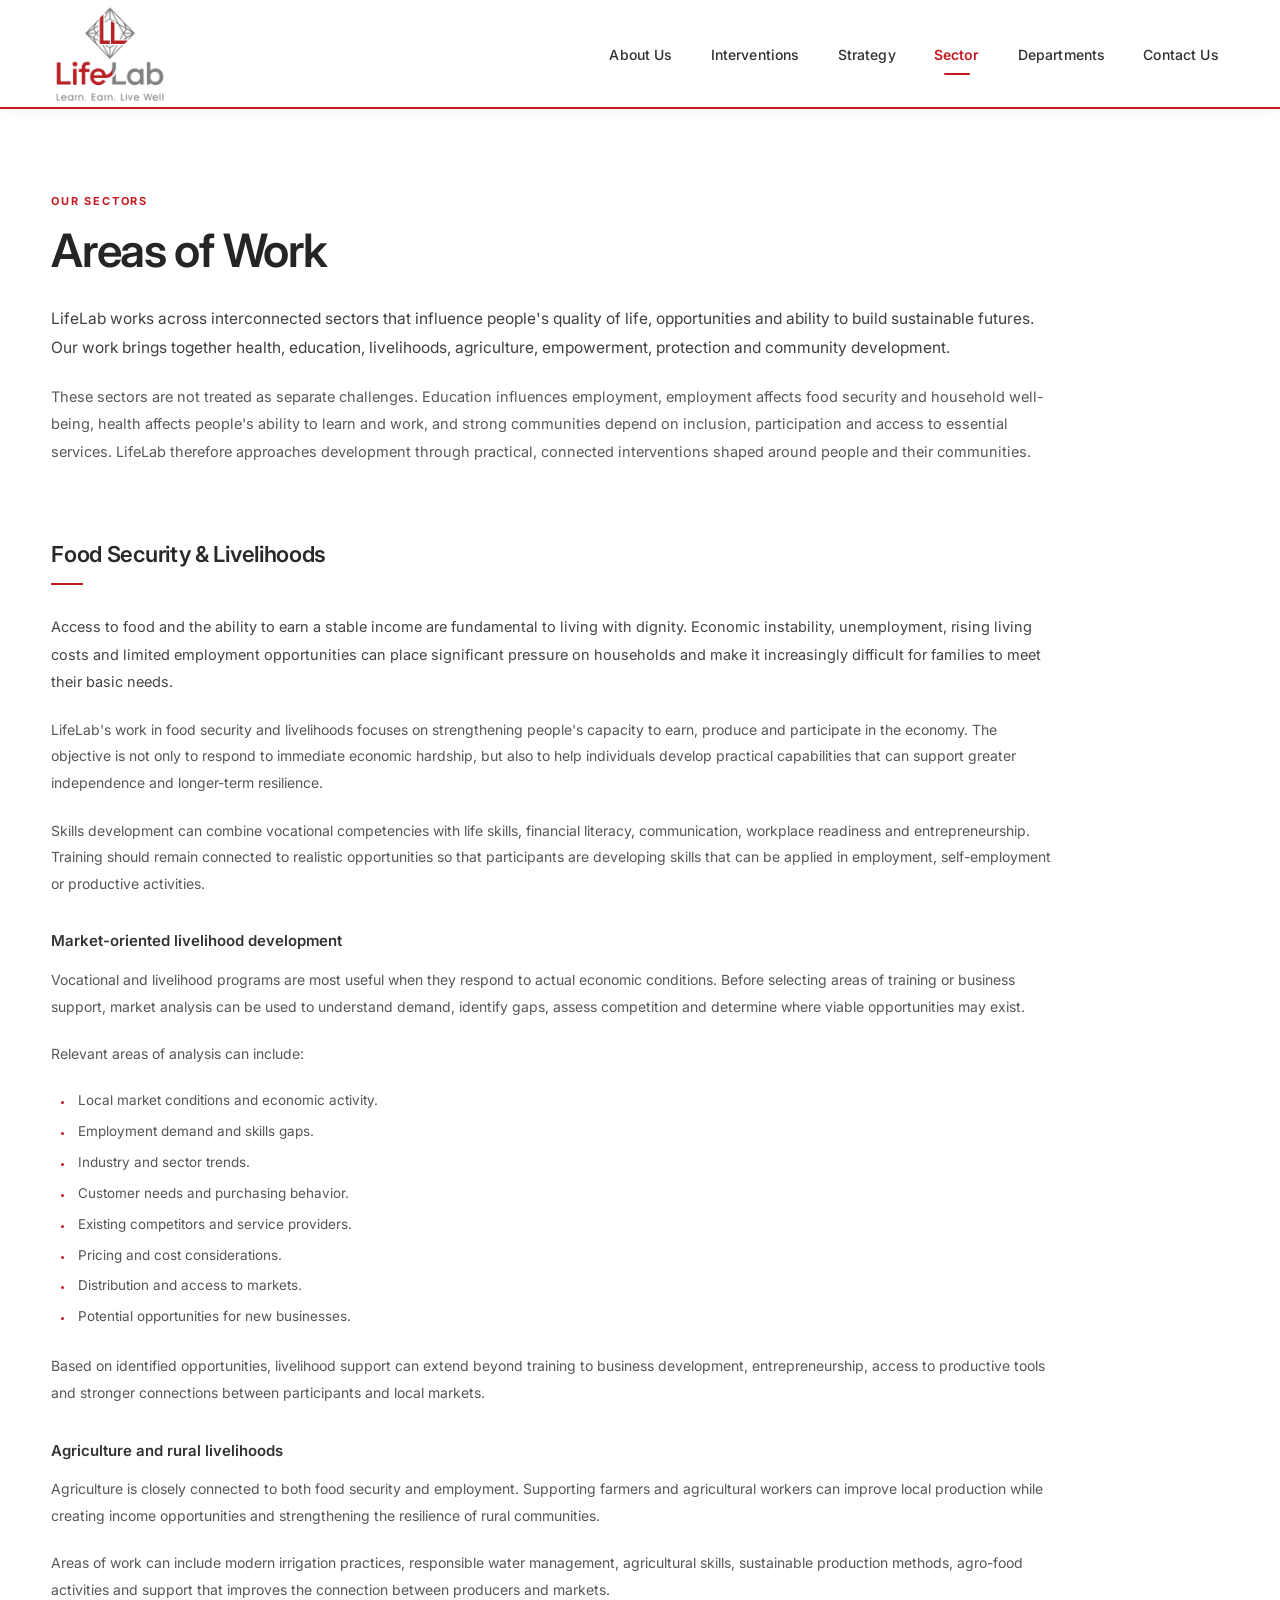
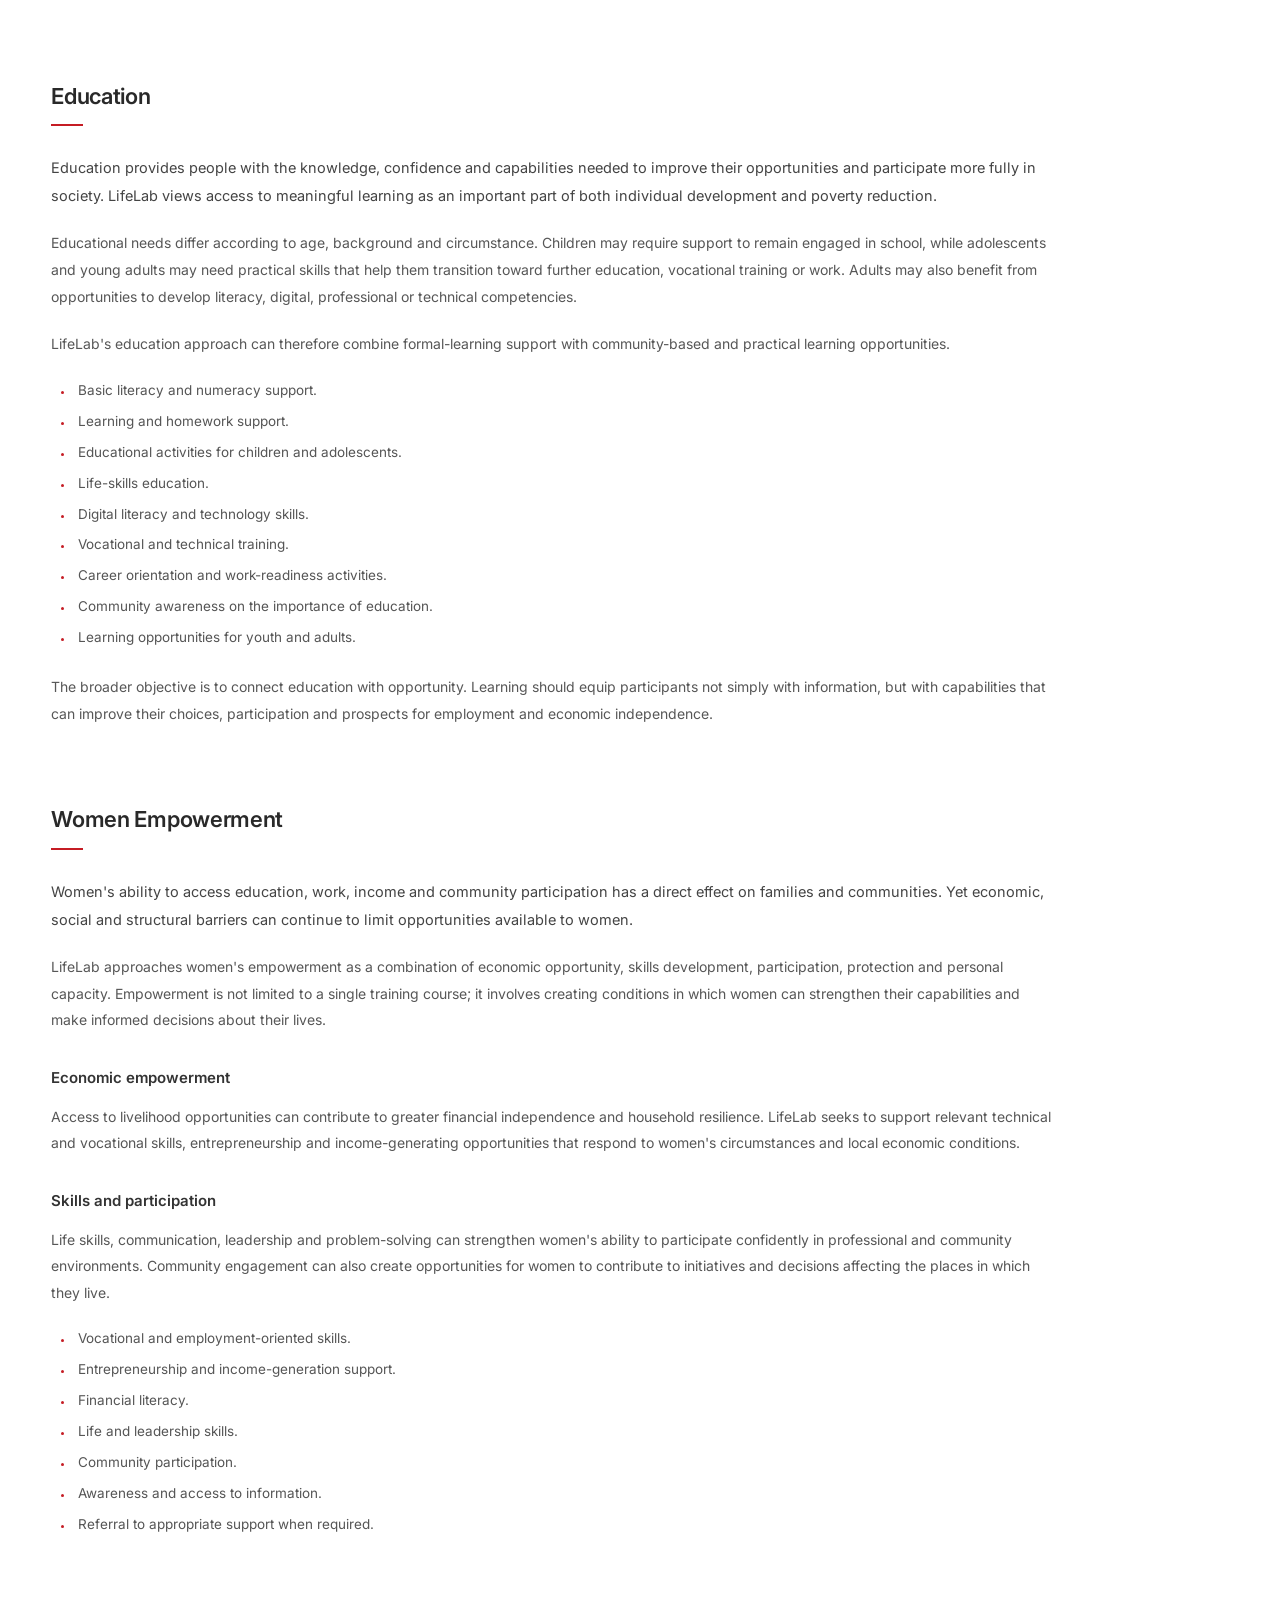
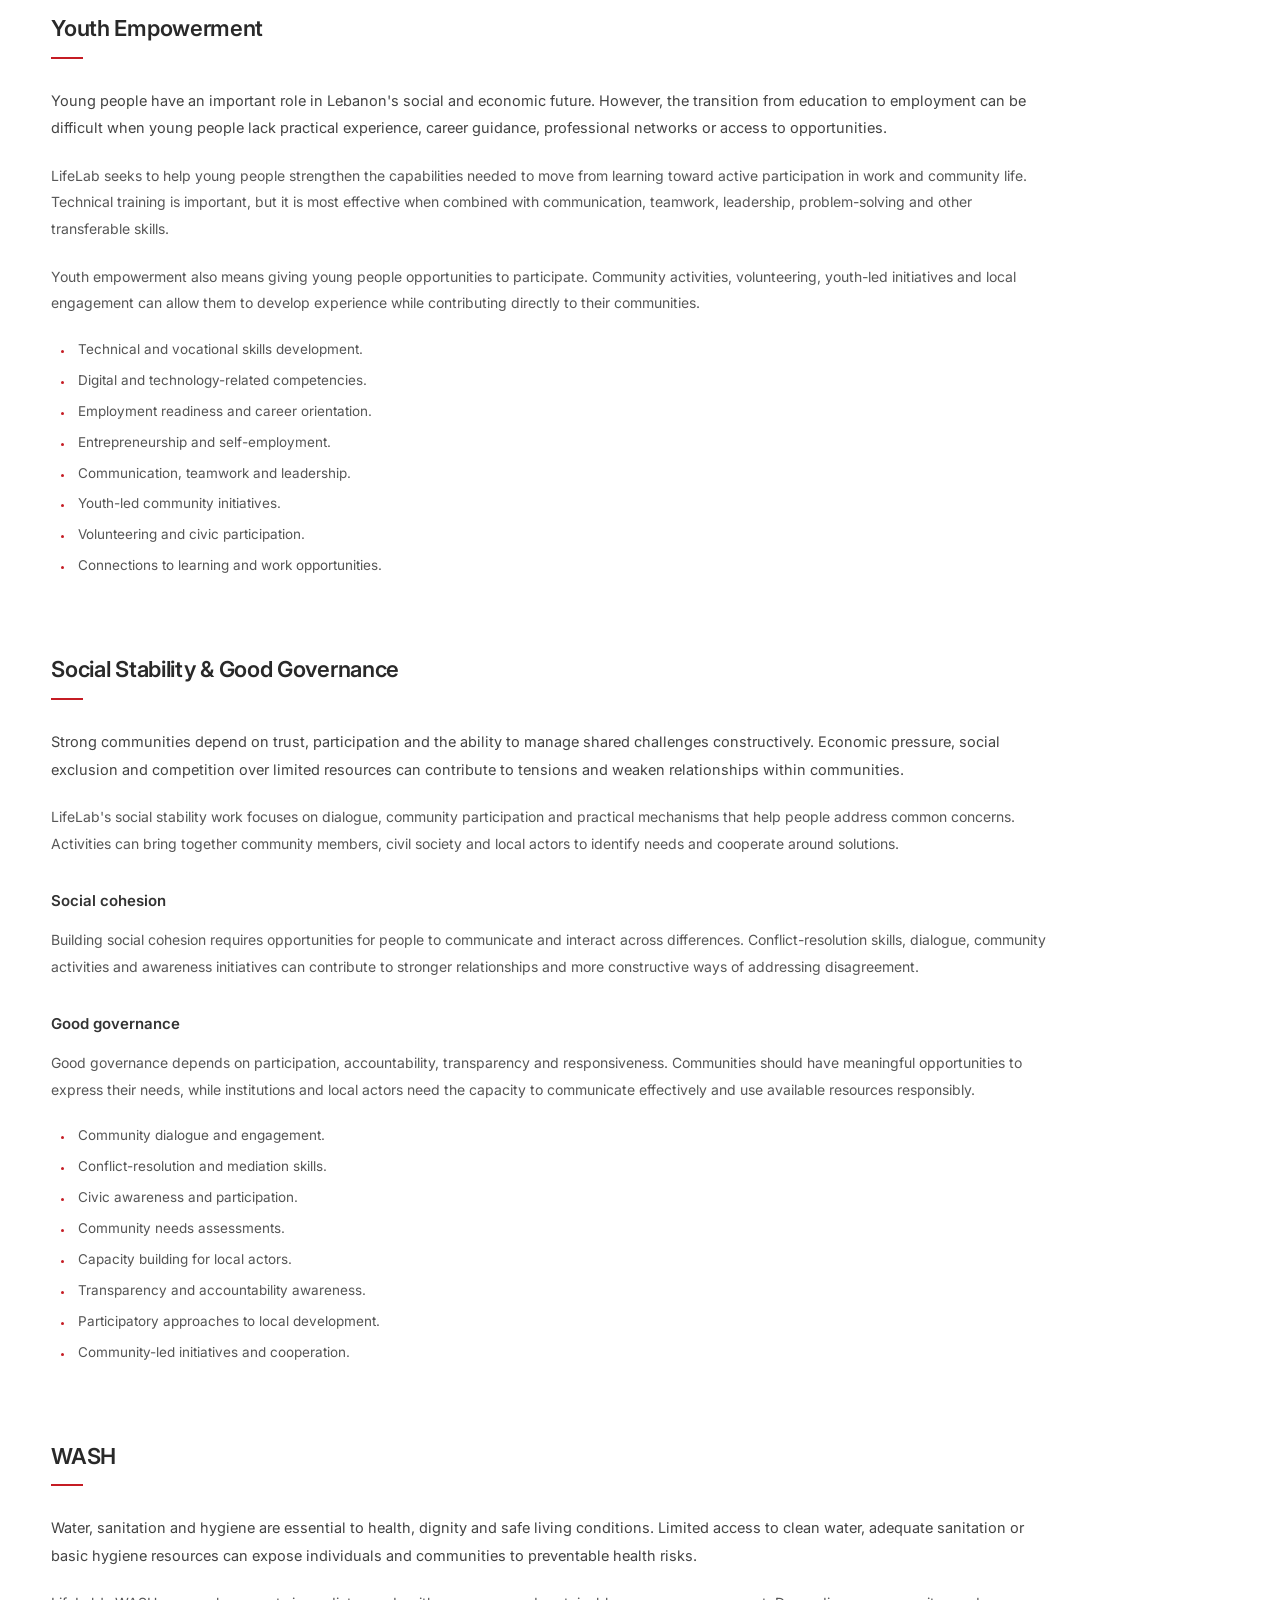
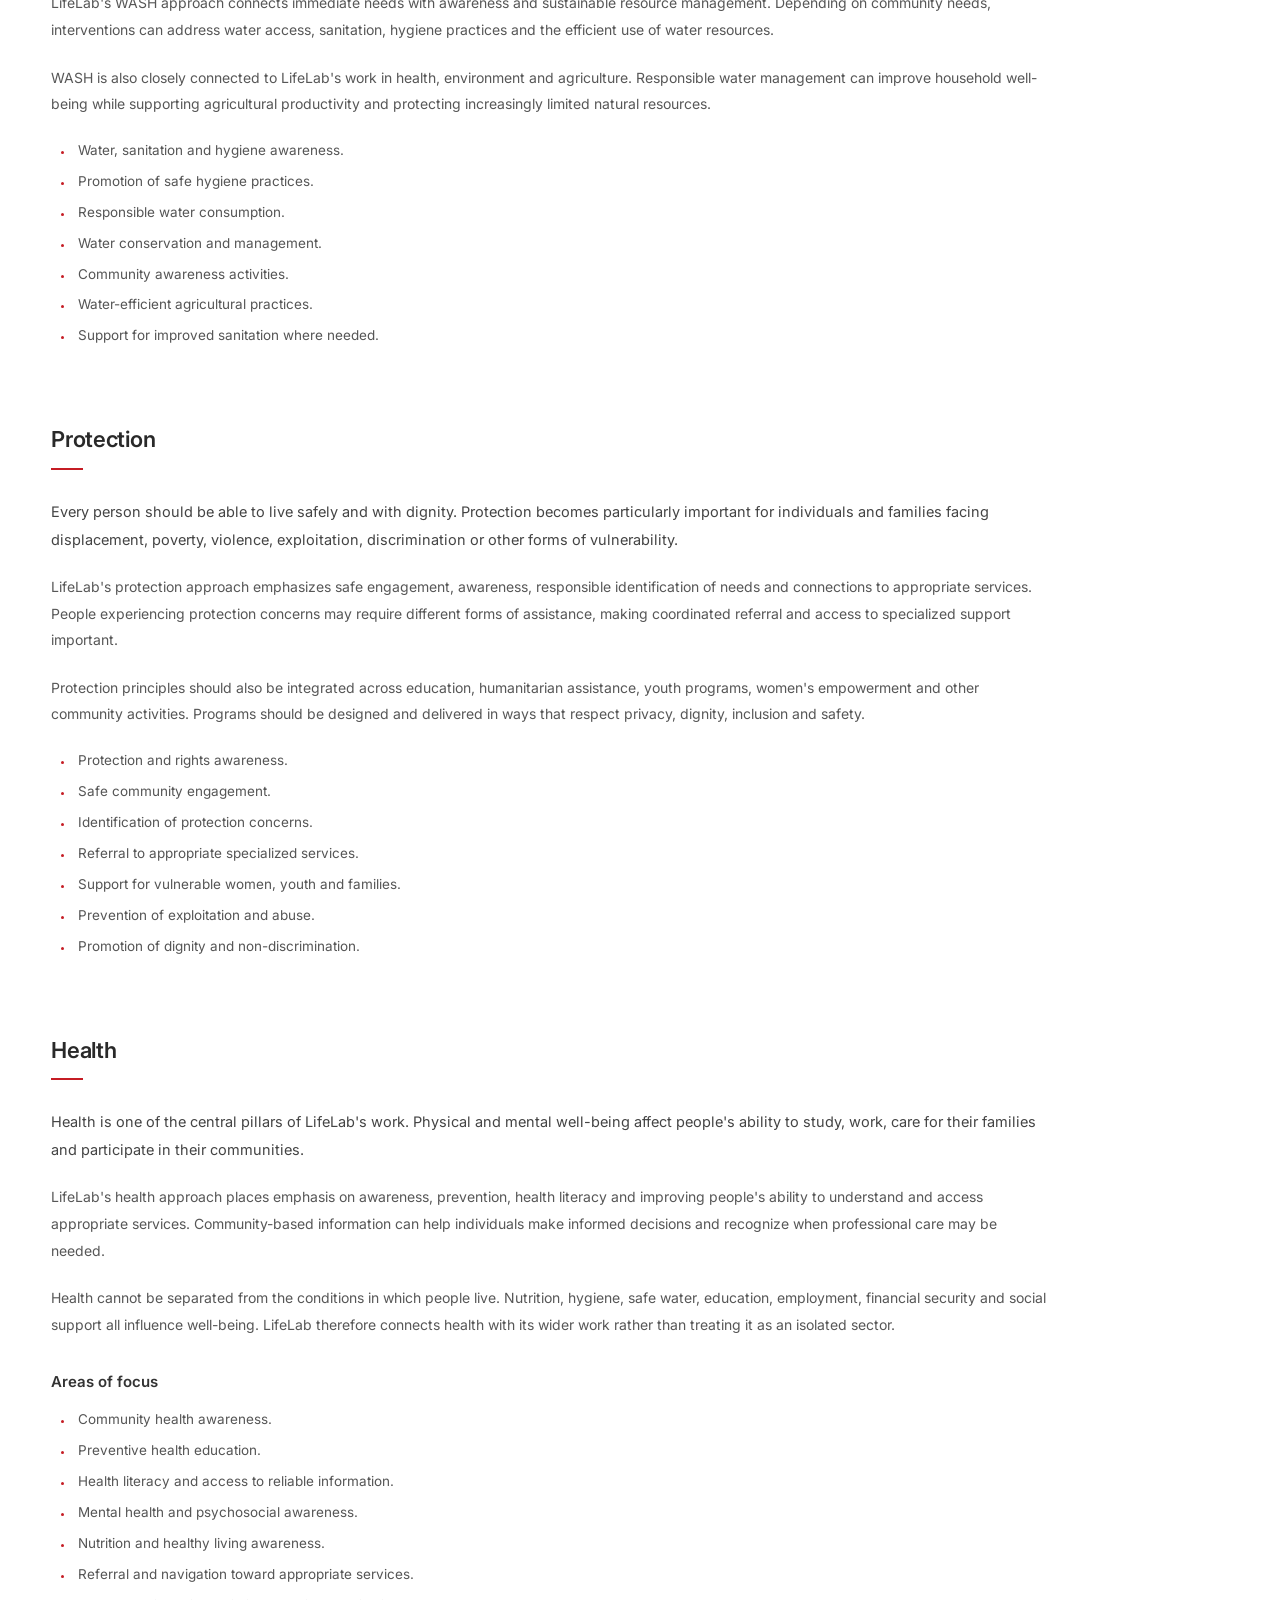
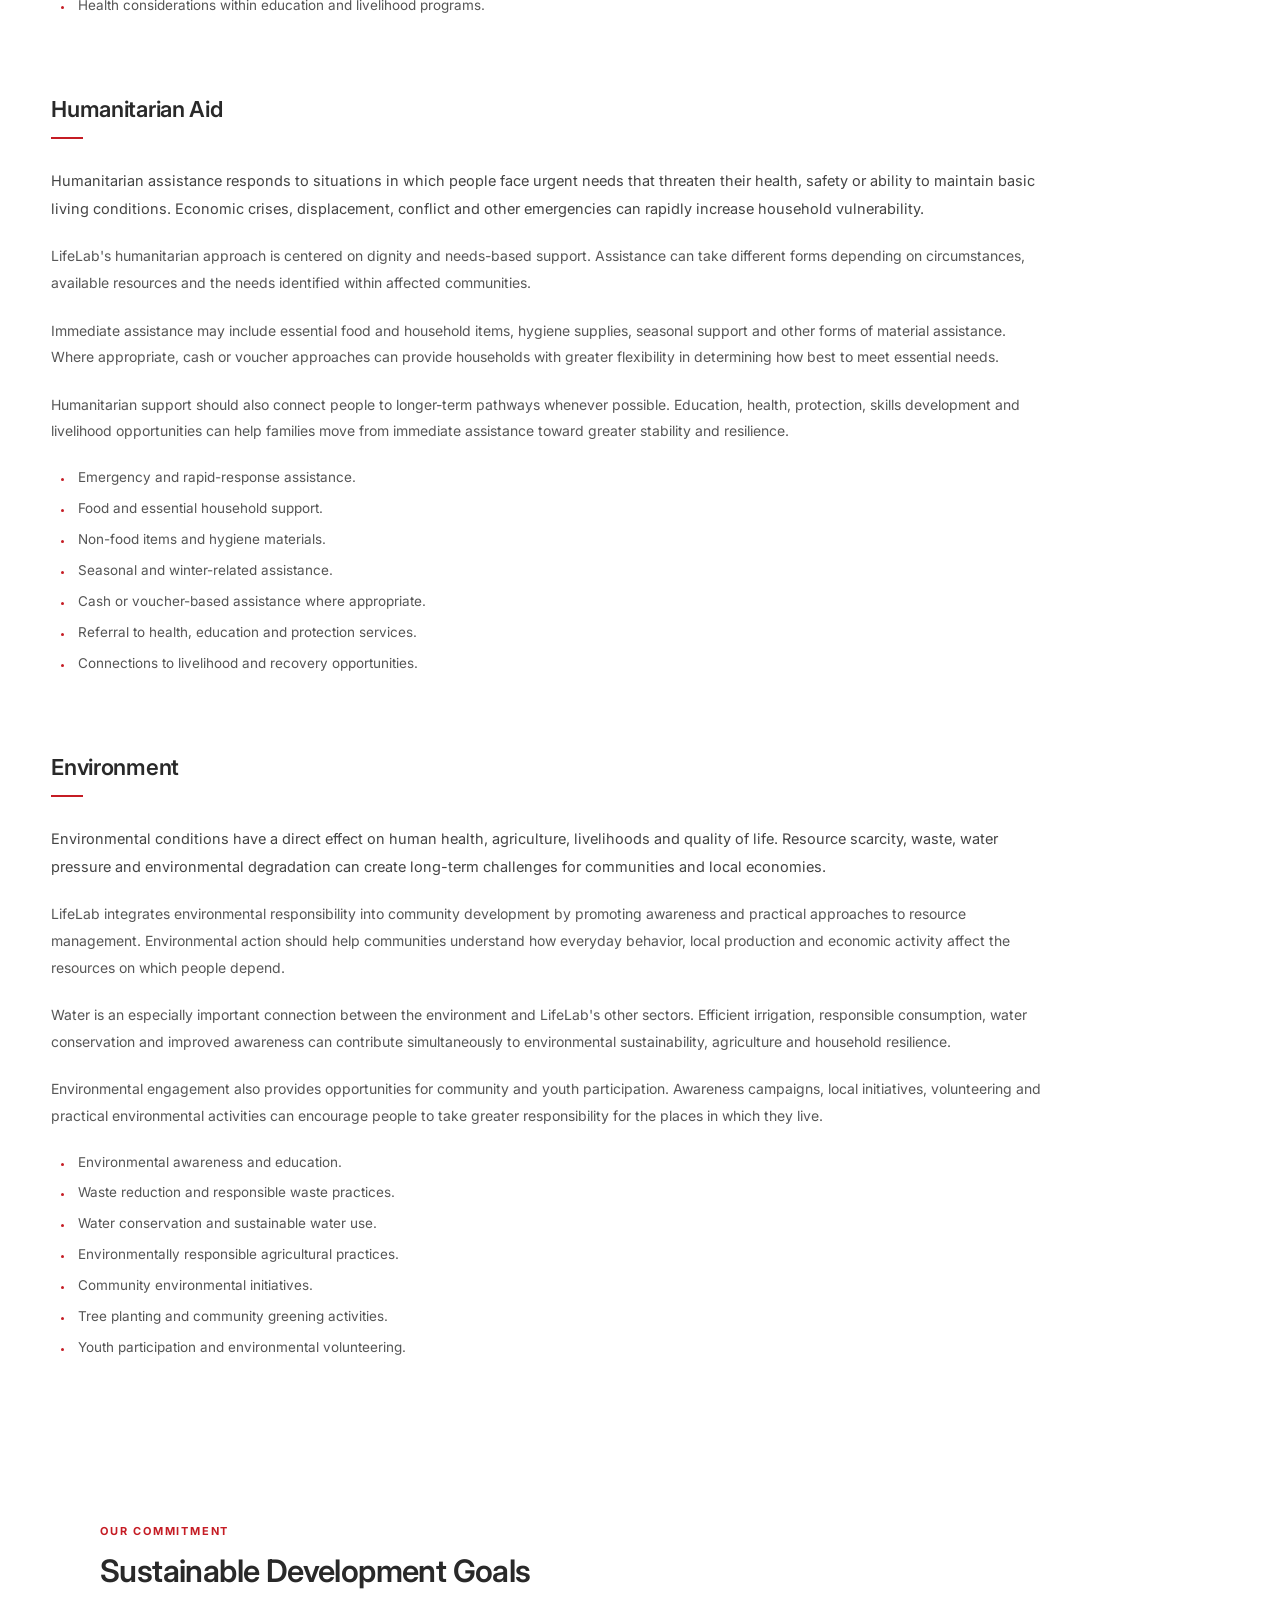
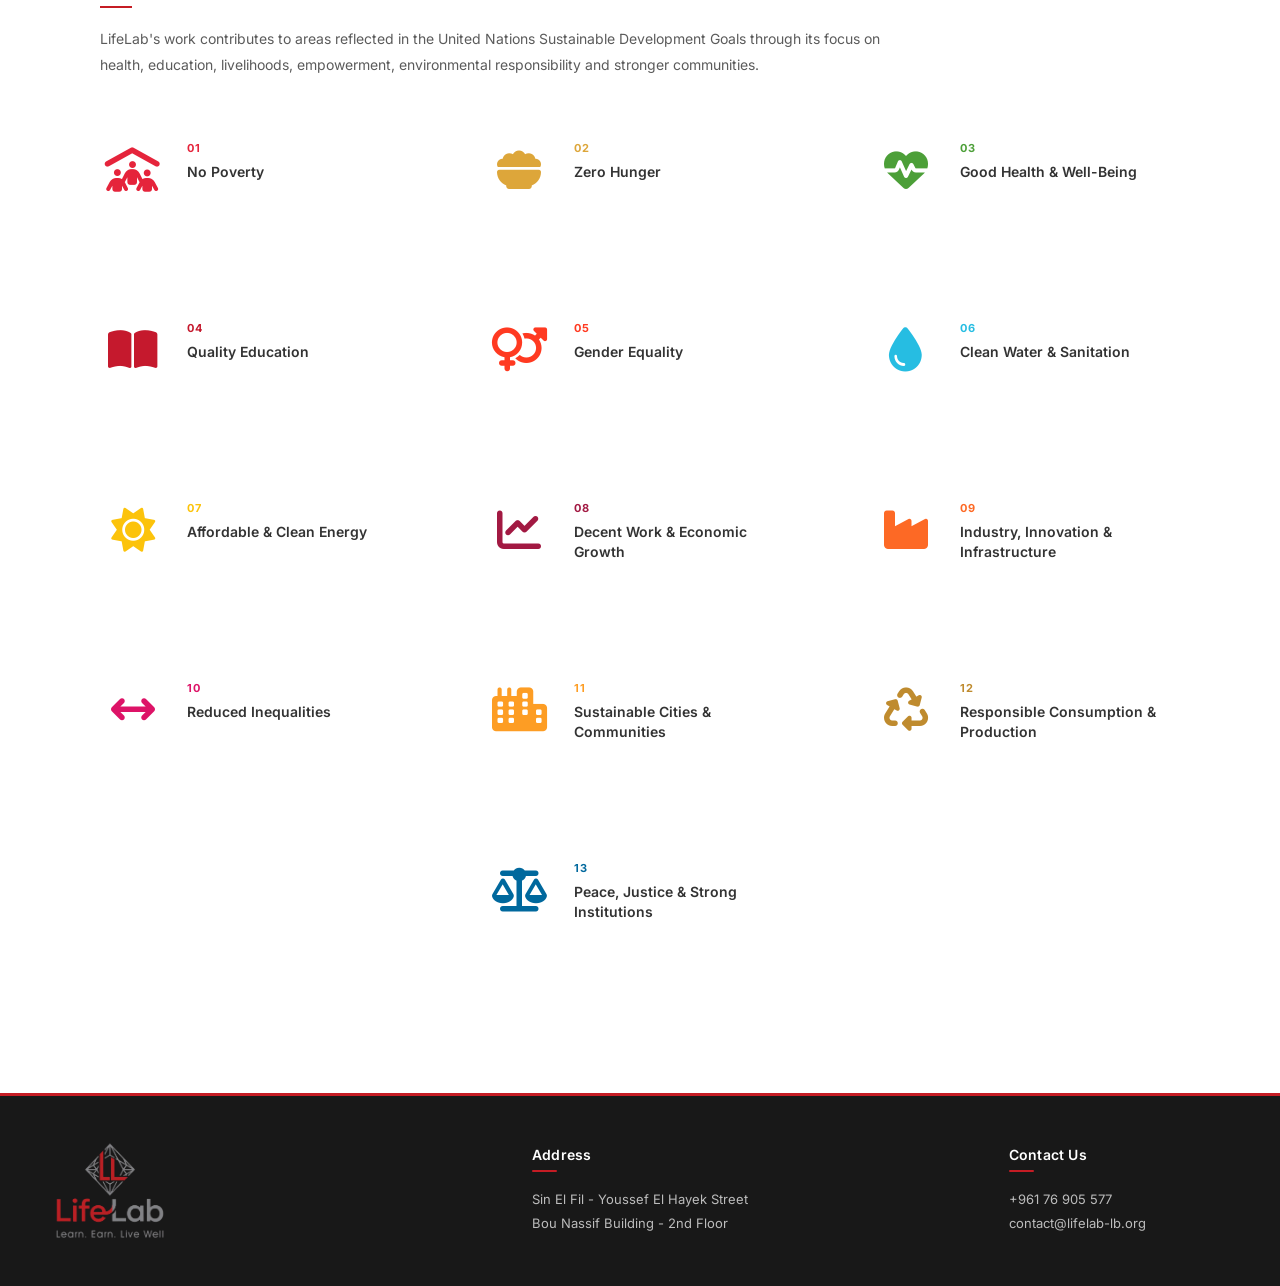
<file: sector.html>
<!DOCTYPE html>
<html lang="en">

<head>
    <meta charset="UTF-8">

    <meta name="viewport" content="width=device-width, initial-scale=1.0">

    <meta name="description"
        content="Explore the sectors in which LifeLab works to create opportunities, strengthen capabilities, and support sustainable development.">

    <title>Sector | LifeLab</title>

    <link rel="icon" type="image/png" href="assets/img/lifelab-logo.png">


    <link rel="stylesheet" href="https://cdnjs.cloudflare.com/ajax/libs/font-awesome/6.7.2/css/all.min.css">
    <link rel="stylesheet" href="assets/css/style.css?v=2">
</head>


<body>


    <!-- =====================================================
         HEADER
    ====================================================== -->

    <header class="site-header">

        <div class="header-container">


            <!-- LOGO -->

            <a href="index.html" class="header-logo" aria-label="LifeLab Home">

                <img src="assets/img/lifelab-logo.png" alt="LifeLab - Learn. Earn. Live Well">

            </a>


            <!-- NAVIGATION -->

            <nav class="main-nav" id="mainNav" aria-label="Main navigation">

                <a href="index.html" class="nav-link">
                    About Us
                </a>

                <a href="interventions.html" class="nav-link">
                    Interventions
                </a>

                <a href="strategy.html" class="nav-link">
                    Strategy
                </a>

                <a href="sector.html" class="nav-link active">
                    Sector
                </a>

                <a href="departments.html" class="nav-link">
                    Departments
                </a>

                <a href="contact.html" class="nav-link contact-link">
                    Contact Us
                </a>

            </nav>


            <!-- HAMBURGER -->

            <button class="menu-toggle" id="menuToggle" type="button" aria-label="Toggle navigation menu"
                aria-expanded="false" aria-controls="mainNav">

                <span></span>
                <span></span>
                <span></span>

            </button>


        </div>

    </header>


    <!-- =====================================================
         SECTOR CONTENT
    ====================================================== -->

    <main>

        <section class="sectors-page">

            <div class="sectors-container">


                <!-- =================================================
                 PAGE INTRODUCTION
            ================================================== -->

                <header class="sectors-header">

                    <span class="sectors-eyebrow">OUR SECTORS</span>

                    <h1>Areas of Work</h1>

                    <p class="sectors-intro">
                        LifeLab works across interconnected sectors that influence
                        people's quality of life, opportunities and ability to build
                        sustainable futures. Our work brings together health,
                        education, livelihoods, agriculture, empowerment,
                        protection and community development.
                    </p>

                    <p>
                        These sectors are not treated as separate challenges.
                        Education influences employment, employment affects food
                        security and household well-being, health affects people's
                        ability to learn and work, and strong communities depend on
                        inclusion, participation and access to essential services.
                        LifeLab therefore approaches development through practical,
                        connected interventions shaped around people and their
                        communities.
                    </p>

                </header>


                <!-- =================================================
                 FOOD SECURITY & LIVELIHOODS
            ================================================== -->

                <section class="sector-section">

                    <h2>Food Security &amp; Livelihoods</h2>

                    <div class="sector-content">

                        <p>
                            Access to food and the ability to earn a stable income
                            are fundamental to living with dignity. Economic
                            instability, unemployment, rising living costs and
                            limited employment opportunities can place significant
                            pressure on households and make it increasingly
                            difficult for families to meet their basic needs.
                        </p>

                        <p>
                            LifeLab's work in food security and livelihoods focuses
                            on strengthening people's capacity to earn, produce and
                            participate in the economy. The objective is not only to
                            respond to immediate economic hardship, but also to help
                            individuals develop practical capabilities that can
                            support greater independence and longer-term resilience.
                        </p>

                        <p>
                            Skills development can combine vocational competencies
                            with life skills, financial literacy, communication,
                            workplace readiness and entrepreneurship. Training
                            should remain connected to realistic opportunities so
                            that participants are developing skills that can be
                            applied in employment, self-employment or productive
                            activities.
                        </p>

                        <h3>Market-oriented livelihood development</h3>

                        <p>
                            Vocational and livelihood programs are most useful when
                            they respond to actual economic conditions. Before
                            selecting areas of training or business support, market
                            analysis can be used to understand demand, identify
                            gaps, assess competition and determine where viable
                            opportunities may exist.
                        </p>

                        <p>
                            Relevant areas of analysis can include:
                        </p>

                        <ul class="sector-list">
                            <li>Local market conditions and economic activity.</li>
                            <li>Employment demand and skills gaps.</li>
                            <li>Industry and sector trends.</li>
                            <li>Customer needs and purchasing behavior.</li>
                            <li>Existing competitors and service providers.</li>
                            <li>Pricing and cost considerations.</li>
                            <li>Distribution and access to markets.</li>
                            <li>Potential opportunities for new businesses.</li>
                        </ul>

                        <p>
                            Based on identified opportunities, livelihood support
                            can extend beyond training to business development,
                            entrepreneurship, access to productive tools and
                            stronger connections between participants and local
                            markets.
                        </p>

                        <h3>Agriculture and rural livelihoods</h3>

                        <p>
                            Agriculture is closely connected to both food security
                            and employment. Supporting farmers and agricultural
                            workers can improve local production while creating
                            income opportunities and strengthening the resilience
                            of rural communities.
                        </p>

                        <p>
                            Areas of work can include modern irrigation practices,
                            responsible water management, agricultural skills,
                            sustainable production methods, agro-food activities
                            and support that improves the connection between
                            producers and markets.
                        </p>

                    </div>

                </section>


                <!-- =================================================
                 EDUCATION
            ================================================== -->

                <section class="sector-section">

                    <h2>Education</h2>

                    <div class="sector-content">

                        <p>
                            Education provides people with the knowledge,
                            confidence and capabilities needed to improve their
                            opportunities and participate more fully in society.
                            LifeLab views access to meaningful learning as an
                            important part of both individual development and
                            poverty reduction.
                        </p>

                        <p>
                            Educational needs differ according to age, background
                            and circumstance. Children may require support to remain
                            engaged in school, while adolescents and young adults
                            may need practical skills that help them transition
                            toward further education, vocational training or work.
                            Adults may also benefit from opportunities to develop
                            literacy, digital, professional or technical
                            competencies.
                        </p>

                        <p>
                            LifeLab's education approach can therefore combine
                            formal-learning support with community-based and
                            practical learning opportunities.
                        </p>

                        <ul class="sector-list">
                            <li>Basic literacy and numeracy support.</li>
                            <li>Learning and homework support.</li>
                            <li>Educational activities for children and adolescents.</li>
                            <li>Life-skills education.</li>
                            <li>Digital literacy and technology skills.</li>
                            <li>Vocational and technical training.</li>
                            <li>Career orientation and work-readiness activities.</li>
                            <li>Community awareness on the importance of education.</li>
                            <li>Learning opportunities for youth and adults.</li>
                        </ul>

                        <p>
                            The broader objective is to connect education with
                            opportunity. Learning should equip participants not
                            simply with information, but with capabilities that can
                            improve their choices, participation and prospects for
                            employment and economic independence.
                        </p>

                    </div>

                </section>


                <!-- =================================================
                 WOMEN EMPOWERMENT
            ================================================== -->

                <section class="sector-section">

                    <h2>Women Empowerment</h2>

                    <div class="sector-content">

                        <p>
                            Women's ability to access education, work, income and
                            community participation has a direct effect on families
                            and communities. Yet economic, social and structural
                            barriers can continue to limit opportunities available
                            to women.
                        </p>

                        <p>
                            LifeLab approaches women's empowerment as a combination
                            of economic opportunity, skills development,
                            participation, protection and personal capacity.
                            Empowerment is not limited to a single training course;
                            it involves creating conditions in which women can
                            strengthen their capabilities and make informed
                            decisions about their lives.
                        </p>

                        <h3>Economic empowerment</h3>

                        <p>
                            Access to livelihood opportunities can contribute to
                            greater financial independence and household
                            resilience. LifeLab seeks to support relevant technical
                            and vocational skills, entrepreneurship and
                            income-generating opportunities that respond to women's
                            circumstances and local economic conditions.
                        </p>

                        <h3>Skills and participation</h3>

                        <p>
                            Life skills, communication, leadership and
                            problem-solving can strengthen women's ability to
                            participate confidently in professional and community
                            environments. Community engagement can also create
                            opportunities for women to contribute to initiatives and
                            decisions affecting the places in which they live.
                        </p>

                        <ul class="sector-list">
                            <li>Vocational and employment-oriented skills.</li>
                            <li>Entrepreneurship and income-generation support.</li>
                            <li>Financial literacy.</li>
                            <li>Life and leadership skills.</li>
                            <li>Community participation.</li>
                            <li>Awareness and access to information.</li>
                            <li>Referral to appropriate support when required.</li>
                        </ul>

                    </div>

                </section>


                <!-- =================================================
                 YOUTH EMPOWERMENT
            ================================================== -->

                <section class="sector-section">

                    <h2>Youth Empowerment</h2>

                    <div class="sector-content">

                        <p>
                            Young people have an important role in Lebanon's social
                            and economic future. However, the transition from
                            education to employment can be difficult when young
                            people lack practical experience, career guidance,
                            professional networks or access to opportunities.
                        </p>

                        <p>
                            LifeLab seeks to help young people strengthen the
                            capabilities needed to move from learning toward active
                            participation in work and community life. Technical
                            training is important, but it is most effective when
                            combined with communication, teamwork, leadership,
                            problem-solving and other transferable skills.
                        </p>

                        <p>
                            Youth empowerment also means giving young people
                            opportunities to participate. Community activities,
                            volunteering, youth-led initiatives and local engagement
                            can allow them to develop experience while contributing
                            directly to their communities.
                        </p>

                        <ul class="sector-list">
                            <li>Technical and vocational skills development.</li>
                            <li>Digital and technology-related competencies.</li>
                            <li>Employment readiness and career orientation.</li>
                            <li>Entrepreneurship and self-employment.</li>
                            <li>Communication, teamwork and leadership.</li>
                            <li>Youth-led community initiatives.</li>
                            <li>Volunteering and civic participation.</li>
                            <li>Connections to learning and work opportunities.</li>
                        </ul>

                    </div>

                </section>


                <!-- =================================================
                 SOCIAL STABILITY & GOOD GOVERNANCE
            ================================================== -->

                <section class="sector-section">

                    <h2>Social Stability &amp; Good Governance</h2>

                    <div class="sector-content">

                        <p>
                            Strong communities depend on trust, participation and
                            the ability to manage shared challenges constructively.
                            Economic pressure, social exclusion and competition over
                            limited resources can contribute to tensions and weaken
                            relationships within communities.
                        </p>

                        <p>
                            LifeLab's social stability work focuses on dialogue,
                            community participation and practical mechanisms that
                            help people address common concerns. Activities can
                            bring together community members, civil society and
                            local actors to identify needs and cooperate around
                            solutions.
                        </p>

                        <h3>Social cohesion</h3>

                        <p>
                            Building social cohesion requires opportunities for
                            people to communicate and interact across differences.
                            Conflict-resolution skills, dialogue, community
                            activities and awareness initiatives can contribute to
                            stronger relationships and more constructive ways of
                            addressing disagreement.
                        </p>

                        <h3>Good governance</h3>

                        <p>
                            Good governance depends on participation,
                            accountability, transparency and responsiveness.
                            Communities should have meaningful opportunities to
                            express their needs, while institutions and local actors
                            need the capacity to communicate effectively and use
                            available resources responsibly.
                        </p>

                        <ul class="sector-list">
                            <li>Community dialogue and engagement.</li>
                            <li>Conflict-resolution and mediation skills.</li>
                            <li>Civic awareness and participation.</li>
                            <li>Community needs assessments.</li>
                            <li>Capacity building for local actors.</li>
                            <li>Transparency and accountability awareness.</li>
                            <li>Participatory approaches to local development.</li>
                            <li>Community-led initiatives and cooperation.</li>
                        </ul>

                    </div>

                </section>


                <!-- =================================================
                 WASH
            ================================================== -->

                <section class="sector-section">

                    <h2>WASH</h2>

                    <div class="sector-content">

                        <p>
                            Water, sanitation and hygiene are essential to health,
                            dignity and safe living conditions. Limited access to
                            clean water, adequate sanitation or basic hygiene
                            resources can expose individuals and communities to
                            preventable health risks.
                        </p>

                        <p>
                            LifeLab's WASH approach connects immediate needs with
                            awareness and sustainable resource management. Depending
                            on community needs, interventions can address water
                            access, sanitation, hygiene practices and the efficient
                            use of water resources.
                        </p>

                        <p>
                            WASH is also closely connected to LifeLab's work in
                            health, environment and agriculture. Responsible water
                            management can improve household well-being while
                            supporting agricultural productivity and protecting
                            increasingly limited natural resources.
                        </p>

                        <ul class="sector-list">
                            <li>Water, sanitation and hygiene awareness.</li>
                            <li>Promotion of safe hygiene practices.</li>
                            <li>Responsible water consumption.</li>
                            <li>Water conservation and management.</li>
                            <li>Community awareness activities.</li>
                            <li>Water-efficient agricultural practices.</li>
                            <li>Support for improved sanitation where needed.</li>
                        </ul>

                    </div>

                </section>


                <!-- =================================================
                 PROTECTION
            ================================================== -->

                <section class="sector-section">

                    <h2>Protection</h2>

                    <div class="sector-content">

                        <p>
                            Every person should be able to live safely and with
                            dignity. Protection becomes particularly important for
                            individuals and families facing displacement, poverty,
                            violence, exploitation, discrimination or other forms
                            of vulnerability.
                        </p>

                        <p>
                            LifeLab's protection approach emphasizes safe
                            engagement, awareness, responsible identification of
                            needs and connections to appropriate services. People
                            experiencing protection concerns may require different
                            forms of assistance, making coordinated referral and
                            access to specialized support important.
                        </p>

                        <p>
                            Protection principles should also be integrated across
                            education, humanitarian assistance, youth programs,
                            women's empowerment and other community activities.
                            Programs should be designed and delivered in ways that
                            respect privacy, dignity, inclusion and safety.
                        </p>

                        <ul class="sector-list">
                            <li>Protection and rights awareness.</li>
                            <li>Safe community engagement.</li>
                            <li>Identification of protection concerns.</li>
                            <li>Referral to appropriate specialized services.</li>
                            <li>Support for vulnerable women, youth and families.</li>
                            <li>Prevention of exploitation and abuse.</li>
                            <li>Promotion of dignity and non-discrimination.</li>
                        </ul>

                    </div>

                </section>


                <!-- =================================================
                 HEALTH
            ================================================== -->

                <section class="sector-section">

                    <h2>Health</h2>

                    <div class="sector-content">

                        <p>
                            Health is one of the central pillars of LifeLab's work.
                            Physical and mental well-being affect people's ability
                            to study, work, care for their families and participate
                            in their communities.
                        </p>

                        <p>
                            LifeLab's health approach places emphasis on awareness,
                            prevention, health literacy and improving people's
                            ability to understand and access appropriate services.
                            Community-based information can help individuals make
                            informed decisions and recognize when professional care
                            may be needed.
                        </p>

                        <p>
                            Health cannot be separated from the conditions in which
                            people live. Nutrition, hygiene, safe water, education,
                            employment, financial security and social support all
                            influence well-being. LifeLab therefore connects health
                            with its wider work rather than treating it as an
                            isolated sector.
                        </p>

                        <h3>Areas of focus</h3>

                        <ul class="sector-list">
                            <li>Community health awareness.</li>
                            <li>Preventive health education.</li>
                            <li>Health literacy and access to reliable information.</li>
                            <li>Mental health and psychosocial awareness.</li>
                            <li>Nutrition and healthy living awareness.</li>
                            <li>Referral and navigation toward appropriate services.</li>
                            <li>Health considerations within education and livelihood programs.</li>
                        </ul>

                    </div>

                </section>


                <!-- =================================================
                 HUMANITARIAN AID
            ================================================== -->

                <section class="sector-section">

                    <h2>Humanitarian Aid</h2>

                    <div class="sector-content">

                        <p>
                            Humanitarian assistance responds to situations in which
                            people face urgent needs that threaten their health,
                            safety or ability to maintain basic living conditions.
                            Economic crises, displacement, conflict and other
                            emergencies can rapidly increase household
                            vulnerability.
                        </p>

                        <p>
                            LifeLab's humanitarian approach is centered on dignity
                            and needs-based support. Assistance can take different
                            forms depending on circumstances, available resources
                            and the needs identified within affected communities.
                        </p>

                        <p>
                            Immediate assistance may include essential food and
                            household items, hygiene supplies, seasonal support and
                            other forms of material assistance. Where appropriate,
                            cash or voucher approaches can provide households with
                            greater flexibility in determining how best to meet
                            essential needs.
                        </p>

                        <p>
                            Humanitarian support should also connect people to
                            longer-term pathways whenever possible. Education,
                            health, protection, skills development and livelihood
                            opportunities can help families move from immediate
                            assistance toward greater stability and resilience.
                        </p>

                        <ul class="sector-list">
                            <li>Emergency and rapid-response assistance.</li>
                            <li>Food and essential household support.</li>
                            <li>Non-food items and hygiene materials.</li>
                            <li>Seasonal and winter-related assistance.</li>
                            <li>Cash or voucher-based assistance where appropriate.</li>
                            <li>Referral to health, education and protection services.</li>
                            <li>Connections to livelihood and recovery opportunities.</li>
                        </ul>

                    </div>

                </section>


                <!-- =================================================
                 ENVIRONMENT
            ================================================== -->

                <section class="sector-section">

                    <h2>Environment</h2>

                    <div class="sector-content">

                        <p>
                            Environmental conditions have a direct effect on human
                            health, agriculture, livelihoods and quality of life.
                            Resource scarcity, waste, water pressure and
                            environmental degradation can create long-term
                            challenges for communities and local economies.
                        </p>

                        <p>
                            LifeLab integrates environmental responsibility into
                            community development by promoting awareness and
                            practical approaches to resource management.
                            Environmental action should help communities understand
                            how everyday behavior, local production and economic
                            activity affect the resources on which people depend.
                        </p>

                        <p>
                            Water is an especially important connection between the
                            environment and LifeLab's other sectors. Efficient
                            irrigation, responsible consumption, water conservation
                            and improved awareness can contribute simultaneously to
                            environmental sustainability, agriculture and household
                            resilience.
                        </p>

                        <p>
                            Environmental engagement also provides opportunities for
                            community and youth participation. Awareness campaigns,
                            local initiatives, volunteering and practical
                            environmental activities can encourage people to take
                            greater responsibility for the places in which they
                            live.
                        </p>

                        <ul class="sector-list">
                            <li>Environmental awareness and education.</li>
                            <li>Waste reduction and responsible waste practices.</li>
                            <li>Water conservation and sustainable water use.</li>
                            <li>Environmentally responsible agricultural practices.</li>
                            <li>Community environmental initiatives.</li>
                            <li>Tree planting and community greening activities.</li>
                            <li>Youth participation and environmental volunteering.</li>
                        </ul>

                    </div>

                </section>


            </div>

        </section>
        <!-- =====================================================
     SUSTAINABLE DEVELOPMENT GOALS
====================================================== -->

        <section class="sdg-section">

            <div class="sdg-container">

                <div class="sdg-heading">
                    <span class="sdg-eyebrow">OUR COMMITMENT</span>

                    <h2>Sustainable Development Goals</h2>

                    <p>
                        LifeLab's work contributes to areas reflected in the United Nations
                        Sustainable Development Goals through its focus on health,
                        education, livelihoods, empowerment, environmental responsibility
                        and stronger communities.
                    </p>
                </div>


                <div class="sdg-grid">

                    <!-- 1 -->
                    <div class="sdg-item sdg-1">

                        <div class="sdg-icon">
                            <i class="fa-solid fa-people-roof"></i>
                        </div>

                        <div class="sdg-info">
                            <span>01</span>
                            <h3>No Poverty</h3>
                        </div>

                    </div>


                    <!-- 2 -->
                    <div class="sdg-item sdg-2">

                        <div class="sdg-icon">
                            <i class="fa-solid fa-bowl-food"></i>
                        </div>

                        <div class="sdg-info">
                            <span>02</span>
                            <h3>Zero Hunger</h3>
                        </div>

                    </div>


                    <!-- 3 -->
                    <div class="sdg-item sdg-3">

                        <div class="sdg-icon">
                            <i class="fa-solid fa-heart-pulse"></i>
                        </div>

                        <div class="sdg-info">
                            <span>03</span>
                            <h3>Good Health &amp; Well-Being</h3>
                        </div>

                    </div>


                    <!-- 4 -->
                    <div class="sdg-item sdg-4">

                        <div class="sdg-icon">
                            <i class="fa-solid fa-book-open"></i>
                        </div>

                        <div class="sdg-info">
                            <span>04</span>
                            <h3>Quality Education</h3>
                        </div>

                    </div>


                    <!-- 5 -->
                    <div class="sdg-item sdg-5">

                        <div class="sdg-icon">
                            <i class="fa-solid fa-venus-mars"></i>
                        </div>

                        <div class="sdg-info">
                            <span>05</span>
                            <h3>Gender Equality</h3>
                        </div>

                    </div>


                    <!-- 6 -->
                    <div class="sdg-item sdg-6">

                        <div class="sdg-icon">
                            <i class="fa-solid fa-droplet"></i>
                        </div>

                        <div class="sdg-info">
                            <span>06</span>
                            <h3>Clean Water &amp; Sanitation</h3>
                        </div>

                    </div>


                    <!-- 7 -->
                    <div class="sdg-item sdg-7">

                        <div class="sdg-icon">
                            <i class="fa-solid fa-sun"></i>
                        </div>

                        <div class="sdg-info">
                            <span>07</span>
                            <h3>Affordable &amp; Clean Energy</h3>
                        </div>

                    </div>


                    <!-- 8 -->
                    <div class="sdg-item sdg-8">

                        <div class="sdg-icon">
                            <i class="fa-solid fa-chart-line"></i>
                        </div>

                        <div class="sdg-info">
                            <span>08</span>
                            <h3>Decent Work &amp; Economic Growth</h3>
                        </div>

                    </div>


                    <!-- 9 -->
                    <div class="sdg-item sdg-9">

                        <div class="sdg-icon">
                            <i class="fa-solid fa-industry"></i>
                        </div>

                        <div class="sdg-info">
                            <span>09</span>
                            <h3>Industry, Innovation &amp; Infrastructure</h3>
                        </div>

                    </div>


                    <!-- 10 -->
                    <div class="sdg-item sdg-10">

                        <div class="sdg-icon">
                            <i class="fa-solid fa-arrows-left-right"></i>
                        </div>

                        <div class="sdg-info">
                            <span>10</span>
                            <h3>Reduced Inequalities</h3>
                        </div>

                    </div>


                    <!-- 11 -->
                    <div class="sdg-item sdg-11">

                        <div class="sdg-icon">
                            <i class="fa-solid fa-city"></i>
                        </div>

                        <div class="sdg-info">
                            <span>11</span>
                            <h3>Sustainable Cities &amp; Communities</h3>
                        </div>

                    </div>


                    <!-- 12 -->
                    <div class="sdg-item sdg-12">

                        <div class="sdg-icon">
                            <i class="fa-solid fa-recycle"></i>
                        </div>

                        <div class="sdg-info">
                            <span>12</span>
                            <h3>Responsible Consumption &amp; Production</h3>
                        </div>

                    </div>


                    <!-- 16 -->
                    <div class="sdg-item sdg-16">

                        <div class="sdg-icon">
                            <i class="fa-solid fa-scale-balanced"></i>
                        </div>

                        <div class="sdg-info">
                            <span>13</span>
                            <h3>Peace, Justice &amp; Strong Institutions</h3>
                        </div>

                    </div>

                </div>

            </div>

        </section>
    </main>

    <!-- =====================================================
     FOOTER
====================================================== -->

    <footer class="site-footer">

        <div class="footer-container">


            <!-- LEFT: LOGO -->

            <div class="footer-brand">

                <a href="index.html" class="footer-logo" aria-label="LifeLab Home">
                    <img src="assets/img/lifelab-logo.png" alt="LifeLab - Learn. Earn. Live Well">
                </a>

            </div>


            <!-- MIDDLE: ADDRESS -->

            <div class="footer-info footer-address">

                <h3>Address</h3>

                <p>
                    Sin El Fil - Youssef El Hayek Street<br>
                    Bou Nassif Building - 2nd Floor
                </p>

            </div>


            <!-- RIGHT: CONTACT -->

            <div class="footer-info footer-contact">

                <h3>Contact Us</h3>

                <a href="tel:+96176905577">
                    +961 76 905 577
                </a>

                <a href="mailto:contact@lifelab-leb.org">
                    contact@lifelab-lb.org
                </a>

            </div>


        </div>

    </footer>


    <script src="assets/js/app.js?v=2"></script>

</body>

</html>
</file>
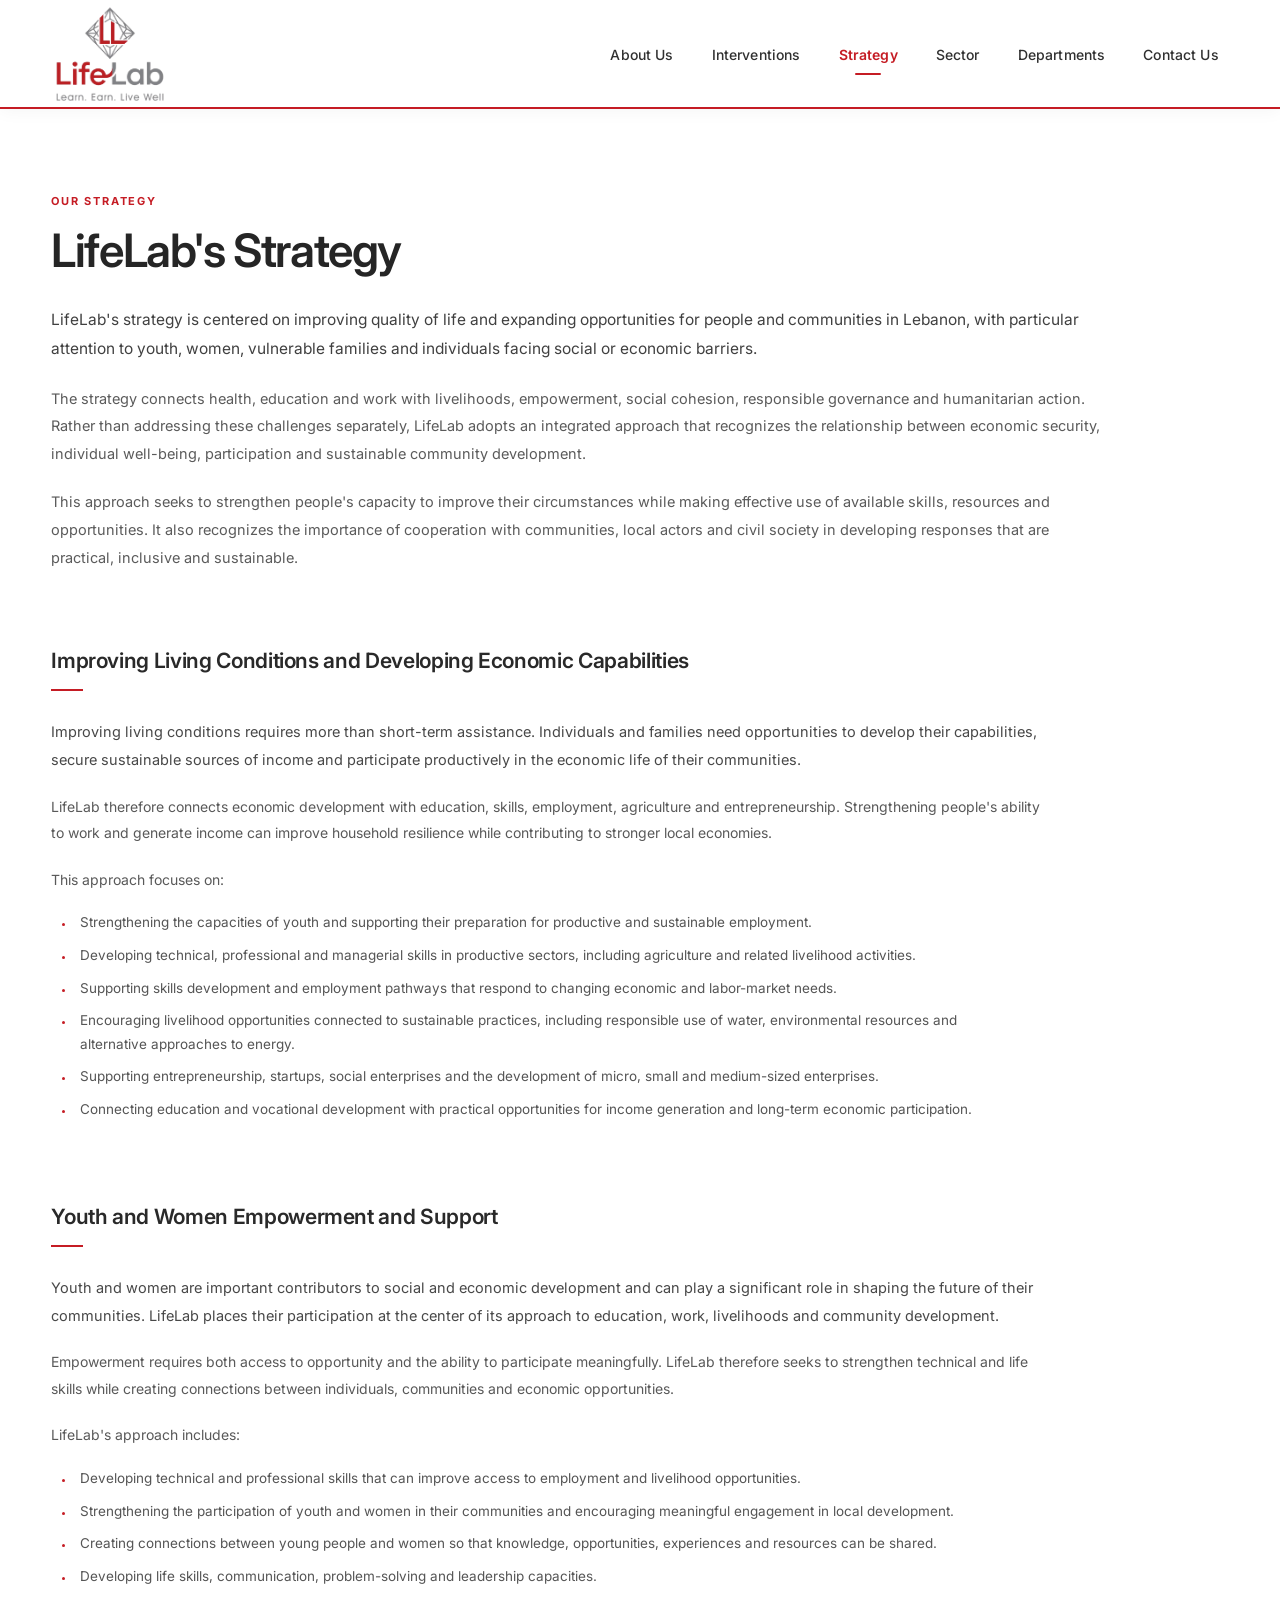
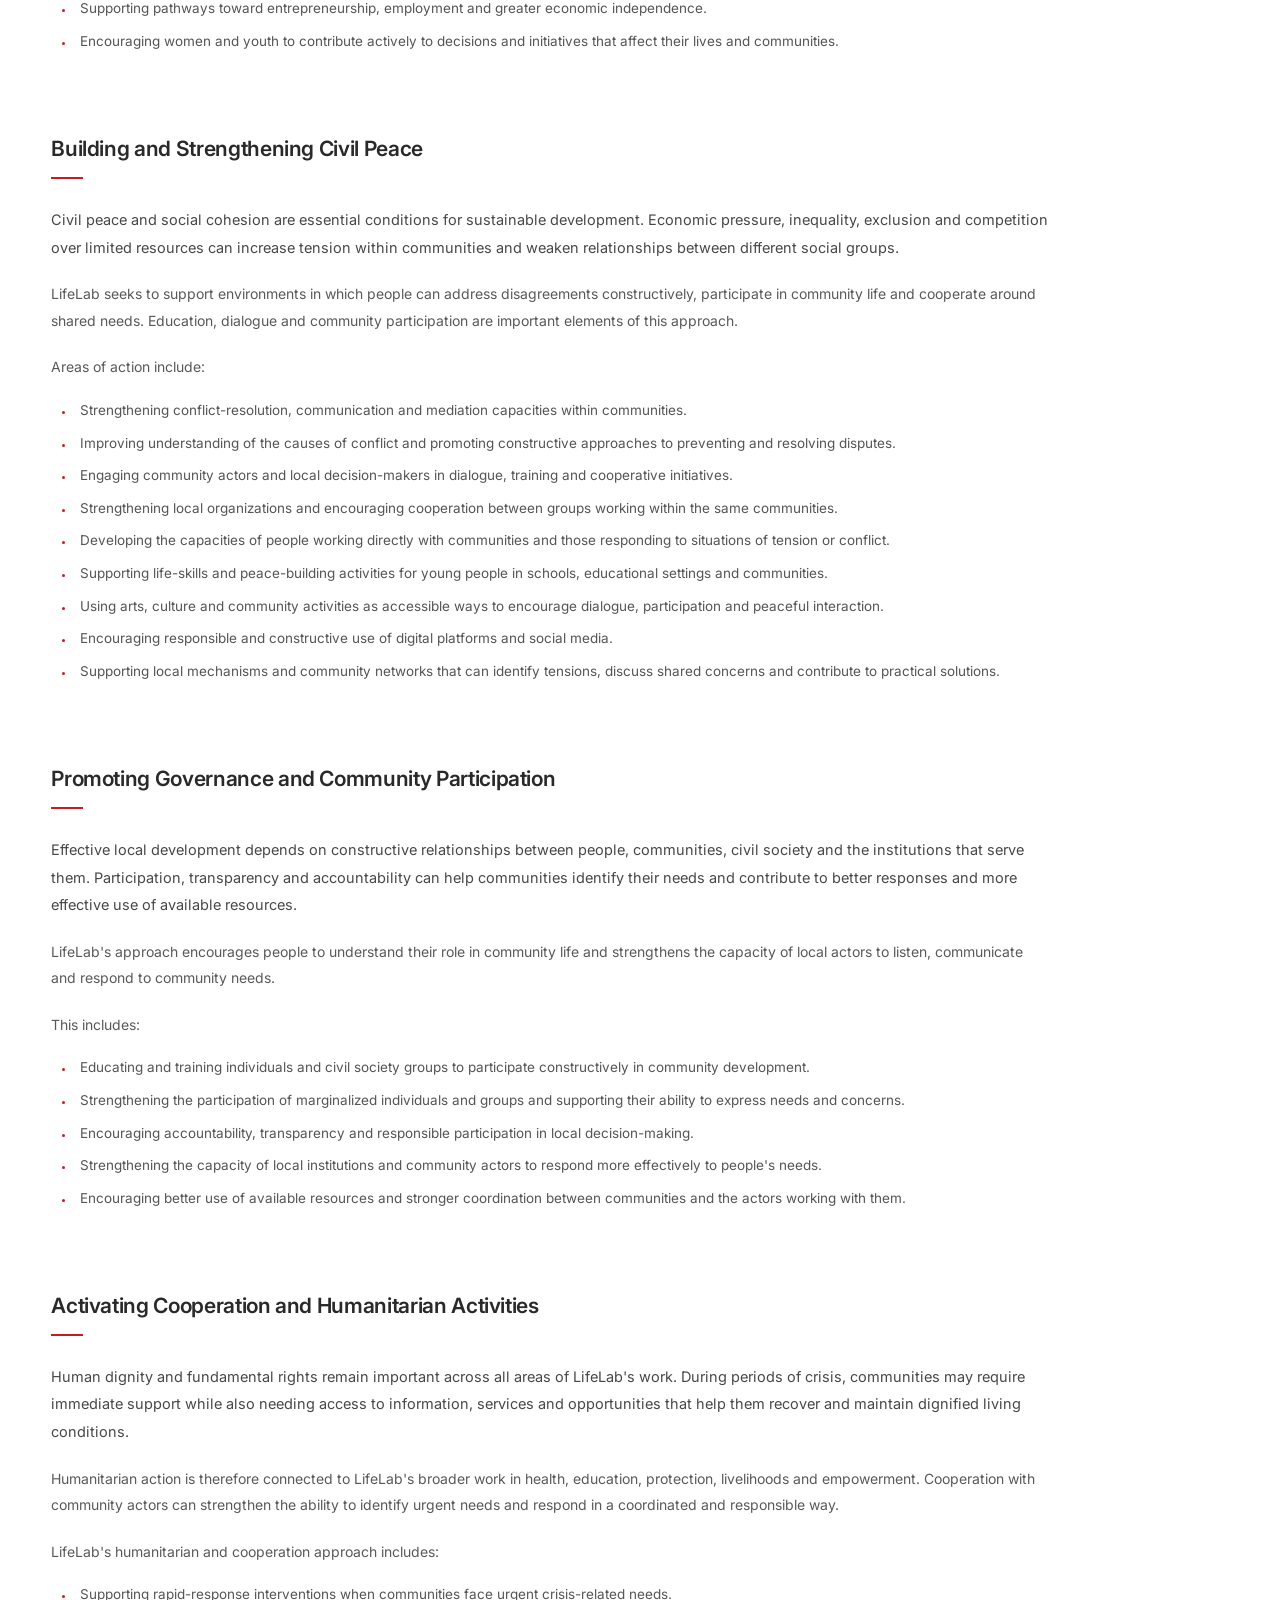
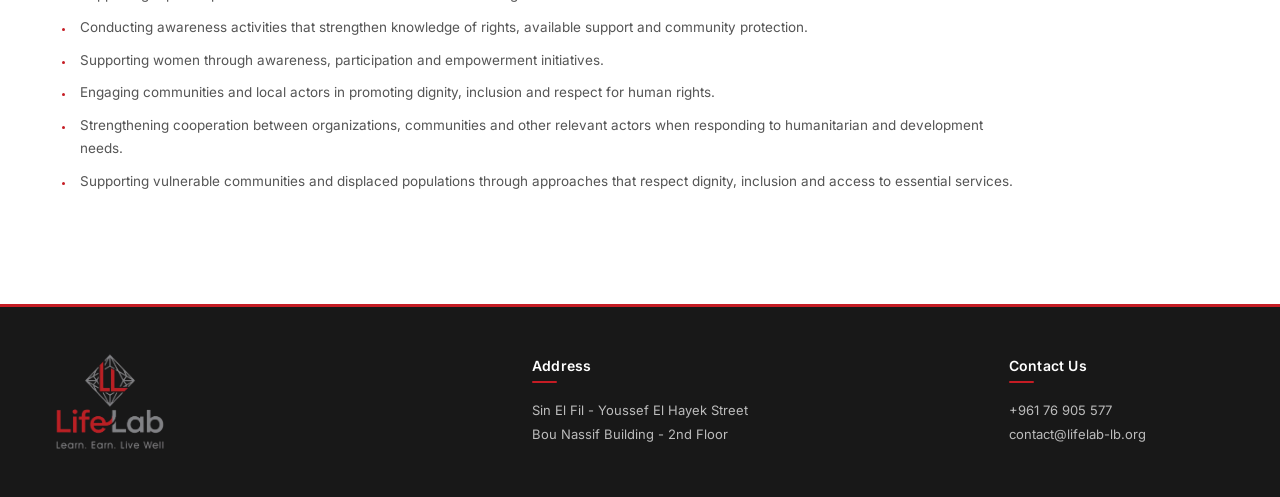
<file: strategy.html>
<!DOCTYPE html>
<html lang="en">

<head>
    <meta charset="UTF-8">

    <meta name="viewport" content="width=device-width, initial-scale=1.0">

    <meta name="description"
        content="Discover LifeLab's strategy for empowering people through learning, earning opportunities, and sustainable well-being.">

    <title>Strategy | LifeLab</title>

    <link rel="icon" type="image/png" href="assets/img/lifelab-logo.png">

    <link rel="stylesheet" href="assets/css/style.css?v=2">
</head>


<body>


    <!-- =====================================================
         HEADER
    ====================================================== -->

    <header class="site-header">

        <div class="header-container">


            <!-- LOGO -->

            <a href="index.html" class="header-logo" aria-label="LifeLab Home">

                <img src="assets/img/lifelab-logo.png" alt="LifeLab - Learn. Earn. Live Well">

            </a>


            <!-- NAVIGATION -->

            <nav class="main-nav" id="mainNav" aria-label="Main navigation">

                <a href="index.html" class="nav-link">
                    About Us
                </a>

                <a href="interventions.html" class="nav-link">
                    Interventions
                </a>

                <a href="strategy.html" class="nav-link active">
                    Strategy
                </a>

                <a href="sector.html" class="nav-link">
                    Sector
                </a>

                <a href="departments.html" class="nav-link">
                    Departments
                </a>

                <a href="contact.html" class="nav-link contact-link">
                    Contact Us
                </a>

            </nav>


            <!-- HAMBURGER -->

            <button class="menu-toggle" id="menuToggle" type="button" aria-label="Toggle navigation menu"
                aria-expanded="false" aria-controls="mainNav">

                <span></span>
                <span></span>
                <span></span>

            </button>


        </div>

    </header>


    <!-- =====================================================
         STRATEGY CONTENT
    ====================================================== -->

    <main>

        <!-- =====================================================
     STRATEGY PAGE
====================================================== -->

        <main>

            <section class="strategy-page">

                <div class="strategy-container">


                    <!-- =================================================
                 PAGE INTRODUCTION
            ================================================== -->

                    <header class="strategy-header">

                        <span class="strategy-eyebrow">
                            OUR STRATEGY
                        </span>

                        <h1>LifeLab's Strategy</h1>

                        <p class="strategy-intro">
                            LifeLab's strategy is centered on improving quality of life
                            and expanding opportunities for people and communities in
                            Lebanon, with particular attention to youth, women,
                            vulnerable families and individuals facing social or
                            economic barriers.
                        </p>

                        <p>
                            The strategy connects health, education and work with
                            livelihoods, empowerment, social cohesion, responsible
                            governance and humanitarian action. Rather than addressing
                            these challenges separately, LifeLab adopts an integrated
                            approach that recognizes the relationship between economic
                            security, individual well-being, participation and
                            sustainable community development.
                        </p>

                        <p>
                            This approach seeks to strengthen people's capacity to
                            improve their circumstances while making effective use of
                            available skills, resources and opportunities. It also
                            recognizes the importance of cooperation with communities,
                            local actors and civil society in developing responses that
                            are practical, inclusive and sustainable.
                        </p>

                    </header>


                    <!-- =================================================
                 IMPROVING LIVING CONDITIONS
            ================================================== -->

                    <section class="strategy-section">

                        <h2>
                            Improving Living Conditions and Developing
                            Economic Capabilities
                        </h2>

                        <div class="strategy-section-content">

                            <p>
                                Improving living conditions requires more than
                                short-term assistance. Individuals and families need
                                opportunities to develop their capabilities, secure
                                sustainable sources of income and participate
                                productively in the economic life of their communities.
                            </p>

                            <p>
                                LifeLab therefore connects economic development with
                                education, skills, employment, agriculture and
                                entrepreneurship. Strengthening people's ability to
                                work and generate income can improve household
                                resilience while contributing to stronger local
                                economies.
                            </p>

                            <p>
                                This approach focuses on:
                            </p>

                            <ul class="strategy-list">

                                <li>
                                    Strengthening the capacities of youth and supporting
                                    their preparation for productive and sustainable
                                    employment.
                                </li>

                                <li>
                                    Developing technical, professional and managerial
                                    skills in productive sectors, including agriculture
                                    and related livelihood activities.
                                </li>

                                <li>
                                    Supporting skills development and employment
                                    pathways that respond to changing economic and
                                    labor-market needs.
                                </li>

                                <li>
                                    Encouraging livelihood opportunities connected to
                                    sustainable practices, including responsible use of
                                    water, environmental resources and alternative
                                    approaches to energy.
                                </li>

                                <li>
                                    Supporting entrepreneurship, startups, social
                                    enterprises and the development of micro, small and
                                    medium-sized enterprises.
                                </li>

                                <li>
                                    Connecting education and vocational development with
                                    practical opportunities for income generation and
                                    long-term economic participation.
                                </li>

                            </ul>

                        </div>

                    </section>


                    <!-- =================================================
                 YOUTH AND WOMEN EMPOWERMENT
            ================================================== -->

                    <section class="strategy-section">

                        <h2>
                            Youth and Women Empowerment and Support
                        </h2>

                        <div class="strategy-section-content">

                            <p>
                                Youth and women are important contributors to social and
                                economic development and can play a significant role in
                                shaping the future of their communities. LifeLab places
                                their participation at the center of its approach to
                                education, work, livelihoods and community development.
                            </p>

                            <p>
                                Empowerment requires both access to opportunity and the
                                ability to participate meaningfully. LifeLab therefore
                                seeks to strengthen technical and life skills while
                                creating connections between individuals, communities
                                and economic opportunities.
                            </p>

                            <p>
                                LifeLab's approach includes:
                            </p>

                            <ul class="strategy-list">

                                <li>
                                    Developing technical and professional skills that
                                    can improve access to employment and livelihood
                                    opportunities.
                                </li>

                                <li>
                                    Strengthening the participation of youth and women
                                    in their communities and encouraging meaningful
                                    engagement in local development.
                                </li>

                                <li>
                                    Creating connections between young people and women
                                    so that knowledge, opportunities, experiences and
                                    resources can be shared.
                                </li>

                                <li>
                                    Developing life skills, communication,
                                    problem-solving and leadership capacities.
                                </li>

                                <li>
                                    Supporting pathways toward entrepreneurship,
                                    employment and greater economic independence.
                                </li>

                                <li>
                                    Encouraging women and youth to contribute actively
                                    to decisions and initiatives that affect their lives
                                    and communities.
                                </li>

                            </ul>

                        </div>

                    </section>


                    <!-- =================================================
                 CIVIL PEACE
            ================================================== -->

                    <section class="strategy-section">

                        <h2>
                            Building and Strengthening Civil Peace
                        </h2>

                        <div class="strategy-section-content">

                            <p>
                                Civil peace and social cohesion are essential conditions
                                for sustainable development. Economic pressure,
                                inequality, exclusion and competition over limited
                                resources can increase tension within communities and
                                weaken relationships between different social groups.
                            </p>

                            <p>
                                LifeLab seeks to support environments in which people
                                can address disagreements constructively, participate
                                in community life and cooperate around shared needs.
                                Education, dialogue and community participation are
                                important elements of this approach.
                            </p>

                            <p>
                                Areas of action include:
                            </p>

                            <ul class="strategy-list">

                                <li>
                                    Strengthening conflict-resolution, communication
                                    and mediation capacities within communities.
                                </li>

                                <li>
                                    Improving understanding of the causes of conflict
                                    and promoting constructive approaches to preventing
                                    and resolving disputes.
                                </li>

                                <li>
                                    Engaging community actors and local decision-makers
                                    in dialogue, training and cooperative initiatives.
                                </li>

                                <li>
                                    Strengthening local organizations and encouraging
                                    cooperation between groups working within the same
                                    communities.
                                </li>

                                <li>
                                    Developing the capacities of people working directly
                                    with communities and those responding to situations
                                    of tension or conflict.
                                </li>

                                <li>
                                    Supporting life-skills and peace-building activities
                                    for young people in schools, educational settings
                                    and communities.
                                </li>

                                <li>
                                    Using arts, culture and community activities as
                                    accessible ways to encourage dialogue, participation
                                    and peaceful interaction.
                                </li>

                                <li>
                                    Encouraging responsible and constructive use of
                                    digital platforms and social media.
                                </li>

                                <li>
                                    Supporting local mechanisms and community networks
                                    that can identify tensions, discuss shared concerns
                                    and contribute to practical solutions.
                                </li>

                            </ul>

                        </div>

                    </section>


                    <!-- =================================================
                 GOVERNANCE
            ================================================== -->

                    <section class="strategy-section">

                        <h2>
                            Promoting Governance and Community Participation
                        </h2>

                        <div class="strategy-section-content">

                            <p>
                                Effective local development depends on constructive
                                relationships between people, communities, civil society
                                and the institutions that serve them. Participation,
                                transparency and accountability can help communities
                                identify their needs and contribute to better responses
                                and more effective use of available resources.
                            </p>

                            <p>
                                LifeLab's approach encourages people to understand their
                                role in community life and strengthens the capacity of
                                local actors to listen, communicate and respond to
                                community needs.
                            </p>

                            <p>
                                This includes:
                            </p>

                            <ul class="strategy-list">

                                <li>
                                    Educating and training individuals and civil society
                                    groups to participate constructively in community
                                    development.
                                </li>

                                <li>
                                    Strengthening the participation of marginalized
                                    individuals and groups and supporting their ability
                                    to express needs and concerns.
                                </li>

                                <li>
                                    Encouraging accountability, transparency and
                                    responsible participation in local decision-making.
                                </li>

                                <li>
                                    Strengthening the capacity of local institutions and
                                    community actors to respond more effectively to
                                    people's needs.
                                </li>

                                <li>
                                    Encouraging better use of available resources and
                                    stronger coordination between communities and the
                                    actors working with them.
                                </li>

                            </ul>

                        </div>

                    </section>


                    <!-- =================================================
                 COOPERATION AND HUMANITARIAN ACTIVITIES
            ================================================== -->

                    <section class="strategy-section">

                        <h2>
                            Activating Cooperation and Humanitarian Activities
                        </h2>

                        <div class="strategy-section-content">

                            <p>
                                Human dignity and fundamental rights remain important
                                across all areas of LifeLab's work. During periods of
                                crisis, communities may require immediate support while
                                also needing access to information, services and
                                opportunities that help them recover and maintain
                                dignified living conditions.
                            </p>

                            <p>
                                Humanitarian action is therefore connected to LifeLab's
                                broader work in health, education, protection,
                                livelihoods and empowerment. Cooperation with community
                                actors can strengthen the ability to identify urgent
                                needs and respond in a coordinated and responsible way.
                            </p>

                            <p>
                                LifeLab's humanitarian and cooperation approach includes:
                            </p>

                            <ul class="strategy-list">

                                <li>
                                    Supporting rapid-response interventions when
                                    communities face urgent crisis-related needs.
                                </li>

                                <li>
                                    Conducting awareness activities that strengthen
                                    knowledge of rights, available support and
                                    community protection.
                                </li>

                                <li>
                                    Supporting women through awareness, participation
                                    and empowerment initiatives.
                                </li>

                                <li>
                                    Engaging communities and local actors in promoting
                                    dignity, inclusion and respect for human rights.
                                </li>

                                <li>
                                    Strengthening cooperation between organizations,
                                    communities and other relevant actors when
                                    responding to humanitarian and development needs.
                                </li>

                                <li>
                                    Supporting vulnerable communities and displaced
                                    populations through approaches that respect dignity,
                                    inclusion and access to essential services.
                                </li>

                            </ul>

                        </div>

                    </section>


                </div>

            </section>

        </main>
    </main>

    <!-- =====================================================
     FOOTER
====================================================== -->

    <footer class="site-footer">

        <div class="footer-container">


            <!-- LEFT: LOGO -->

            <div class="footer-brand">

                <a href="index.html" class="footer-logo" aria-label="LifeLab Home">
                    <img src="assets/img/lifelab-logo.png" alt="LifeLab - Learn. Earn. Live Well">
                </a>

            </div>


            <!-- MIDDLE: ADDRESS -->

            <div class="footer-info footer-address">

                <h3>Address</h3>

                <p>
                    Sin El Fil - Youssef El Hayek Street<br>
                    Bou Nassif Building - 2nd Floor
                </p>

            </div>


            <!-- RIGHT: CONTACT -->

            <div class="footer-info footer-contact">

                <h3>Contact Us</h3>

                <a href="tel:+96176905577">
                    +961 76 905 577
                </a>

                <a href="mailto:contact@lifelab-leb.org">
                    contact@lifelab-lb.org
                </a>

            </div>


        </div>

    </footer>
    <script src="assets/js/app.js?v=2"></script>

</body>

</html>
</file>
<file: assets/css/style.css>
/* =========================================================
   LIFELAB
   MAIN STYLESHEET
========================================================= */

/* =========================================================
   GOOGLE FONT
========================================================= */

@import url("https://fonts.googleapis.com/css2?family=Inter:wght@400;500;600;700&display=swap");

/* =========================================================
   RESET / GLOBAL
========================================================= */

* {
  margin: 0;
  padding: 0;
  box-sizing: border-box;
}

html {
  width: 100%;
  scroll-behavior: smooth;
}

body {
  width: 100%;
  margin: 0;

  font-family: "Inter", Arial, sans-serif;

  background: #ffffff;
  color: #292929;

  overflow-x: hidden;

  -webkit-font-smoothing: antialiased;
  -moz-osx-font-smoothing: grayscale;
}

body.menu-open {
  overflow: hidden;
}

a {
  color: inherit;
  text-decoration: none;
}

img {
  display: block;
  max-width: 100%;
}

button {
  font: inherit;
}

/* =========================================================
   HEADER
========================================================= */

.site-header {
  position: relative;
  z-index: 1000;

  width: 100%;

  background: #ffffff;

  border-bottom: 1px solid #e8e8e8;

  box-shadow: 0 3px 16px rgba(0, 0, 0, 0.04);
}

/* LifeLab red line */

.site-header::after {
  content: "";

  position: absolute;

  left: 0;
  bottom: -1px;

  width: 100%;
  height: 2px;

  background: #c51c24;
}

/* =========================================================
   HEADER CONTAINER
========================================================= */

.header-container {
  position: relative;

  width: 92%;
  max-width: 1400px;

  height: 108px;

  margin: 0 auto;

  display: flex;
  align-items: center;
  justify-content: space-between;

  gap: 70px;
}

/* =========================================================
   LOGO
========================================================= */

.header-logo {
  width: 118px;

  flex: 0 0 auto;

  display: flex;
  align-items: center;
  justify-content: flex-start;
}

.header-logo img {
  width: 100%;
  height: auto;

  object-fit: contain;

  transition:
    opacity 0.25s ease,
    transform 0.25s ease;
}

.header-logo:hover img {
  opacity: 0.9;

  transform: translateY(-1px);
}

/* =========================================================
   NAVIGATION
========================================================= */

.main-nav {
  margin-left: auto;

  display: flex;
  align-items: center;
  justify-content: flex-end;

  gap: 18px;
}

/* =========================================================
   NAVIGATION LINKS
========================================================= */

.nav-link {
  position: relative;

  min-height: 48px;

  padding: 0 10px;

  display: flex;
  align-items: center;
  justify-content: center;

  color: #303030;

  font-family: "Inter", Arial, sans-serif;

  font-size: 14px;
  font-weight: 500;

  letter-spacing: 0.15px;

  white-space: nowrap;

  transition:
    color 0.25s ease,
    opacity 0.25s ease;
}

.nav-link:hover {
  color: #c51c24;
}

/* =========================================================
   NAVIGATION UNDERLINE
========================================================= */

.nav-link::after {
  content: "";

  position: absolute;

  left: 50%;
  bottom: 3px;

  width: 0;
  height: 2px;

  background: #c51c24;

  border-radius: 20px;

  transform: translateX(-50%);

  transition: width 0.25s ease;
}

.nav-link:hover::after {
  width: 26px;
}

.nav-link.active {
  color: #c51c24;

  font-weight: 600;
}

.nav-link.active::after {
  width: 26px;
}

/* =========================================================
   CONTACT
   SAME AS NORMAL NAVIGATION
========================================================= */

.contact-link {
  margin: 0;

  padding-left: 10px;
  padding-right: 10px;

  color: #303030;

  background: transparent;

  border: none;
  border-radius: 0;
}

.contact-link:hover {
  color: #c51c24;

  background: transparent;

  transform: none;
}

.contact-link::after {
  display: block;
}

.contact-link.active {
  color: #c51c24;
}

/* =========================================================
   HAMBURGER
========================================================= */

.menu-toggle {
  display: none;

  position: relative;

  width: 44px;
  height: 44px;

  flex: 0 0 44px;

  margin-left: auto;
  padding: 0;

  background: transparent;

  border: 0;
  outline: 0;

  cursor: pointer;
}

/* Hamburger lines */

.menu-toggle span {
  position: absolute;

  left: 50%;

  width: 27px;
  height: 2px;

  display: block;

  background: #303030;

  border-radius: 10px;

  transform: translateX(-50%);

  transition:
    top 0.3s ease,
    transform 0.3s ease,
    opacity 0.2s ease,
    background-color 0.25s ease;
}

.menu-toggle span:nth-child(1) {
  top: 13px;
}

.menu-toggle span:nth-child(2) {
  top: 21px;
}

.menu-toggle span:nth-child(3) {
  top: 29px;
}

.menu-toggle:hover span {
  background: #c51c24;
}

/* =========================================================
   HAMBURGER ACTIVE
========================================================= */

.menu-toggle.active span:nth-child(1) {
  top: 21px;

  transform: translateX(-50%) rotate(45deg);

  background: #c51c24;
}

.menu-toggle.active span:nth-child(2) {
  opacity: 0;
}

.menu-toggle.active span:nth-child(3) {
  top: 21px;

  transform: translateX(-50%) rotate(-45deg);

  background: #c51c24;
}

/* =========================================================
   MEDIUM SCREENS
========================================================= */

@media (max-width: 1100px) {
  .header-container {
    width: 94%;

    gap: 35px;
  }

  .header-logo {
    width: 105px;
  }

  .main-nav {
    gap: 10px;
  }

  .nav-link {
    padding-left: 7px;
    padding-right: 7px;

    font-size: 13px;
  }

  .contact-link {
    padding-left: 7px;
    padding-right: 7px;
  }
}

/* =========================================================
   TABLET
   KEEP NAVIGATION VISIBLE
========================================================= */

@media (max-width: 850px) {
  .header-container {
    width: 96%;
    height: 96px;

    gap: 14px;
  }

  .header-logo {
    width: 88px;
  }

  .main-nav {
    gap: 4px;
  }

  .nav-link {
    min-height: 44px;

    padding-left: 5px;
    padding-right: 5px;

    font-size: 11.5px;

    letter-spacing: 0;
  }

  .contact-link {
    padding-left: 5px;
    padding-right: 5px;
  }
}

/* =========================================================
   MOBILE
========================================================= */

@media (max-width: 700px) {
  /* =====================================================
       HEADER
    ===================================================== */

  .site-header {
    position: relative;

    width: 100%;

    background: #ffffff;
  }

  /*
       Static position is intentional.
       Mobile navigation will position itself
       relative to .site-header.
    */

  .header-container {
    position: static;

    width: 100%;
    max-width: none;

    height: 86px;

    margin: 0;

    padding: 0 24px;

    display: flex;
    align-items: center;
    justify-content: space-between;

    gap: 20px;
  }

  /* =====================================================
       LOGO
    ===================================================== */

  .header-logo {
    position: relative;
    z-index: 1201;

    width: 86px;

    flex: 0 0 auto;
  }

  /* =====================================================
       HAMBURGER
    ===================================================== */

  .menu-toggle {
    display: block;

    position: relative;
    z-index: 1201;

    width: 44px;
    height: 44px;

    flex: 0 0 44px;

    margin-left: auto;
  }

  /* =====================================================
       MOBILE NAVIGATION
    ===================================================== */

  .main-nav {
    position: absolute;

    top: 100%;
    left: 0;
    right: 0;

    z-index: 1100;

    width: 100%;

    margin: 0;

    padding: 12px 24px 18px;

    display: flex;
    flex-direction: column;

    align-items: stretch;
    justify-content: flex-start;

    gap: 0;

    background: #ffffff;

    border-top: 1px solid #eeeeee;
    border-bottom: 2px solid #c51c24;

    box-shadow: 0 14px 28px rgba(0, 0, 0, 0.08);

    opacity: 0;

    visibility: hidden;

    pointer-events: none;

    transform: translateY(-8px);

    transition:
      opacity 0.25s ease,
      transform 0.25s ease,
      visibility 0.25s ease;
  }

  /* =====================================================
       OPEN MOBILE NAVIGATION
    ===================================================== */

  .main-nav.open {
    opacity: 1;

    visibility: visible;

    pointer-events: auto;

    transform: translateY(0);
  }

  /* =====================================================
       MOBILE LINKS
    ===================================================== */

  .main-nav .nav-link {
    position: relative;

    width: 100%;

    min-height: 52px;

    margin: 0;

    padding: 0 8px;

    display: flex;
    align-items: center;
    justify-content: flex-start;

    color: #303030;

    font-family: "Inter", Arial, sans-serif;

    font-size: 14px;
    font-weight: 500;

    letter-spacing: 0.1px;

    text-align: left;

    white-space: nowrap;

    background: transparent;

    border-bottom: 1px solid #eeeeee;
  }

  .main-nav .nav-link:hover {
    color: #c51c24;

    background: transparent;
  }

  /*
       Remove desktop underline
       inside mobile menu.
    */

  .main-nav .nav-link::after {
    display: none;
  }

  /* =====================================================
       ACTIVE MOBILE LINK
    ===================================================== */

  .main-nav .nav-link.active {
    color: #c51c24;

    font-weight: 600;
  }

  .main-nav .nav-link.active::before {
    content: "";

    width: 3px;
    height: 20px;

    flex: 0 0 3px;

    margin-right: 12px;

    background: #c51c24;

    border-radius: 10px;
  }

  /* =====================================================
       CONTACT ON MOBILE
    ===================================================== */

  .main-nav .contact-link {
    width: 100%;

    min-width: 0;
    min-height: 52px;

    margin: 0;

    padding: 0 8px;

    color: #303030;

    font-size: 14px;
    font-weight: 500;

    background: transparent;

    border: 0;
    border-radius: 0;
  }

  .main-nav .contact-link:hover {
    color: #c51c24;

    background: transparent;
  }

  .main-nav .contact-link.active {
    color: #c51c24;

    font-weight: 600;
  }
}

/* =========================================================
   SMALL MOBILE
========================================================= */

@media (max-width: 480px) {
  .header-container {
    height: 80px;

    padding-left: 20px;
    padding-right: 20px;
  }

  .header-logo {
    width: 78px;
  }

  .menu-toggle {
    width: 42px;
    height: 42px;

    flex-basis: 42px;
  }

  .menu-toggle span {
    width: 25px;
  }

  .menu-toggle span:nth-child(1) {
    top: 12px;
  }

  .menu-toggle span:nth-child(2) {
    top: 19px;
  }

  .menu-toggle span:nth-child(3) {
    top: 26px;
  }

  .menu-toggle.active span:nth-child(1),
  .menu-toggle.active span:nth-child(3) {
    top: 19px;
  }

  .main-nav {
    padding: 10px 20px 16px;
  }

  .main-nav .nav-link,
  .main-nav .contact-link {
    min-height: 50px;

    font-size: 13.5px;
  }
}

/* =========================================================
   FOOTER
========================================================= */

.site-footer {
  width: 100%;

  margin-top: auto;

  background: #171717;

  color: #ffffff;
}

/* =========================================================
   FOOTER MAIN
========================================================= */

.footer-container {
  width: 92%;
  max-width: 1400px;

  margin: 0 auto;

  padding: 55px 0;

  display: grid;

  grid-template-columns:
    1fr
    1.25fr
    1fr;

  align-items: center;

  gap: 70px;
}

/* =========================================================
   FOOTER
========================================================= */

.site-footer {
  width: 100%;

  background: #181818;

  color: #ffffff;

  border-top: 3px solid #c51c24;
}

/* =========================================================
   FOOTER CONTAINER
========================================================= */

.footer-container {
  width: 92%;
  max-width: 1400px;

  min-height: 190px;

  margin: 0 auto;

  padding: 42px 0;

  display: grid;

  grid-template-columns:
    1fr
    1.2fr
    1fr;

  align-items: center;

  gap: 70px;
}

/* =========================================================
   FOOTER BRAND
========================================================= */

.footer-brand {
  display: flex;
  align-items: center;
  justify-content: flex-start;
}

/* =========================================================
   FOOTER LOGO
========================================================= */

.footer-logo {
  width: 118px;

  display: block;
}

.footer-logo img {
  width: 100%;
  height: auto;

  object-fit: contain;

  transition:
    opacity 0.25s ease,
    transform 0.25s ease;
}

.footer-logo:hover img {
  opacity: 0.88;

  transform: translateY(-1px);
}

/* =========================================================
   FOOTER INFORMATION
========================================================= */

.footer-info {
  display: flex;
  flex-direction: column;

  align-items: flex-start;
  justify-content: center;
}

/* Footer headings */

.footer-info h3 {
  position: relative;

  margin-bottom: 16px;

  padding-bottom: 9px;

  color: #ffffff;

  font-family: "Inter", Arial, sans-serif;

  font-size: 14px;
  font-weight: 600;

  letter-spacing: 0.2px;
}

/* Small red accent under headings */

.footer-info h3::after {
  content: "";

  position: absolute;

  left: 0;
  bottom: 0;

  width: 25px;
  height: 2px;

  background: #c51c24;

  border-radius: 20px;
}

/* =========================================================
   FOOTER TEXT
========================================================= */

.footer-info p,
.footer-info a {
  color: #bcbcbc;

  font-family: "Inter", Arial, sans-serif;

  font-size: 13px;
  font-weight: 400;

  line-height: 1.8;
}

/* =========================================================
   ADDRESS
========================================================= */

.footer-address {
  justify-self: center;

  text-align: left;
}

/* =========================================================
   CONTACT
========================================================= */

.footer-contact {
  justify-self: end;

  min-width: 220px;
}

.footer-contact a {
  width: fit-content;

  transition: color 0.25s ease;
}

.footer-contact a:hover {
  color: #ffffff;
}

/* =========================================================
   TABLET FOOTER
========================================================= */

@media (max-width: 850px) {
  .footer-container {
    width: 94%;

    min-height: 175px;

    gap: 35px;
  }

  .footer-logo {
    width: 100px;
  }

  .footer-info h3 {
    font-size: 13px;
  }

  .footer-info p,
  .footer-info a {
    font-size: 12px;
  }

  .footer-contact {
    min-width: 190px;
  }
}

/* =========================================================
   MOBILE FOOTER
========================================================= */

@media (max-width: 700px) {
  .footer-container {
    width: 100%;

    min-height: 0;

    padding: 42px 24px;

    grid-template-columns: 1fr;

    align-items: start;

    gap: 32px;
  }

  /* Logo */

  .footer-brand {
    width: 100%;

    justify-content: flex-start;
  }

  .footer-logo {
    width: 90px;
  }

  /* Information */

  .footer-address,
  .footer-contact {
    width: 100%;

    justify-self: start;

    text-align: left;
  }

  .footer-contact {
    min-width: 0;
  }

  .footer-info h3 {
    margin-bottom: 12px;
  }

  .footer-info p,
  .footer-info a {
    font-size: 12.5px;

    line-height: 1.75;
  }
}

/* =========================================================
   SMALL MOBILE FOOTER
========================================================= */

@media (max-width: 480px) {
  .footer-container {
    padding: 36px 20px;

    gap: 28px;
  }

  .footer-logo {
    width: 82px;
  }

  .footer-info h3 {
    font-size: 13px;
  }

  .footer-info p,
  .footer-info a {
    font-size: 12px;
  }
}

/* =========================================================
   CONTACT INTRO
========================================================= */

.contact-intro {
  position: relative;

  width: 100%;

  padding: 95px 0 90px;

  background: #f7f7f7;

  overflow: hidden;
}

/* subtle LifeLab detail */

.contact-intro::after {
  content: "";

  position: absolute;

  top: 0;
  right: 0;

  width: 32%;
  height: 3px;

  background: #c51c24;
}

/* =========================================================
   CONTACT INTRO CONTAINER
========================================================= */

.contact-intro-container {
  position: relative;
  z-index: 2;

  width: 92%;
  max-width: 1400px;

  margin: 0 auto;
}

/* =========================================================
   SMALL LABEL
========================================================= */

.section-label {
  display: block;

  margin-bottom: 18px;

  color: #c51c24;

  font-family: "Inter", Arial, sans-serif;

  font-size: 11px;
  font-weight: 700;

  letter-spacing: 1.8px;
}

/* =========================================================
   TITLE
========================================================= */

.contact-intro h1 {
  max-width: 700px;

  margin-bottom: 25px;

  color: #242424;

  font-family: "Inter", Arial, sans-serif;

  font-size: clamp(42px, 5vw, 68px);
  font-weight: 600;

  line-height: 1.05;

  letter-spacing: -2px;
}

/* =========================================================
   TEXT
========================================================= */

.contact-intro p {
  max-width: 780px;

  color: #626262;

  font-family: "Inter", Arial, sans-serif;

  font-size: 17px;
  font-weight: 400;

  line-height: 1.8;
}

.contact-intro p strong {
  color: #333333;

  font-weight: 600;
}

/* =========================================================
   CONTACT INTRO RESPONSIVE
========================================================= */

@media (max-width: 700px) {
  .contact-intro {
    padding: 65px 0 60px;
  }

  .contact-intro-container {
    width: 100%;

    padding: 0 24px;
  }

  .section-label {
    margin-bottom: 14px;

    font-size: 10px;

    letter-spacing: 1.5px;
  }

  .contact-intro h1 {
    margin-bottom: 20px;

    font-size: 42px;

    letter-spacing: -1.3px;
  }

  .contact-intro p {
    max-width: 100%;

    font-size: 15px;

    line-height: 1.75;
  }
}

/* =========================================================
   SMALL MOBILE
========================================================= */

@media (max-width: 480px) {
  .contact-intro {
    padding: 55px 0 52px;
  }

  .contact-intro-container {
    padding: 0 20px;
  }

  .contact-intro h1 {
    font-size: 36px;
  }

  .contact-intro p {
    font-size: 14px;
  }
}

/* =========================================================
   CONTACT FORM SECTION
========================================================= */

.contact-form-section {
  width: 100%;

  padding: 90px 0 105px;

  background: #ffffff;
}

/* =========================================================
   CONTAINER
========================================================= */

.contact-form-container {
  width: 92%;
  max-width: 1100px;

  margin: 0 auto;
}

/* =========================================================
   FORM HEADING
========================================================= */

.contact-form-heading {
  max-width: 650px;

  margin-bottom: 45px;
}

.contact-form-heading h2 {
  margin-bottom: 14px;

  color: #242424;

  font-family: "Inter", Arial, sans-serif;

  font-size: 34px;
  font-weight: 600;

  line-height: 1.2;

  letter-spacing: -0.8px;
}

.contact-form-heading p {
  color: #6b6b6b;

  font-size: 15px;
  font-weight: 400;

  line-height: 1.7;
}

/* =========================================================
   FORM
========================================================= */

.contact-form {
  width: 100%;
}

/* =========================================================
   FORM GRID
========================================================= */

.form-grid {
  display: grid;

  grid-template-columns: repeat(2, minmax(0, 1fr));

  column-gap: 30px;
  row-gap: 28px;
}

/* =========================================================
   FORM GROUP
========================================================= */

.form-group {
  width: 100%;

  display: flex;
  flex-direction: column;
}

.form-group-full {
  grid-column: 1 / -1;
}

/* =========================================================
   LABEL
========================================================= */

.form-group label {
  margin-bottom: 10px;

  color: #333333;

  font-family: "Inter", Arial, sans-serif;

  font-size: 13px;
  font-weight: 600;
}

/* =========================================================
   INPUTS
========================================================= */

.form-group input,
.form-group textarea {
  width: 100%;

  padding: 15px 16px;

  color: #292929;

  font-family: "Inter", Arial, sans-serif;

  font-size: 14px;
  font-weight: 400;

  background: #fafafa;

  border: 1px solid #dddddd;

  border-radius: 4px;

  outline: none;

  transition:
    border-color 0.25s ease,
    background-color 0.25s ease,
    box-shadow 0.25s ease;
}

.form-group input {
  height: 52px;
}

.form-group textarea {
  min-height: 170px;

  line-height: 1.6;

  resize: vertical;
}

/* Placeholder */

.form-group input::placeholder,
.form-group textarea::placeholder {
  color: #a0a0a0;
}

/* Focus */

.form-group input:focus,
.form-group textarea:focus {
  background: #ffffff;

  border-color: #c51c24;

  box-shadow: 0 0 0 3px rgba(197, 28, 36, 0.07);
}

/* =========================================================
   PHONE FIELD
========================================================= */

.phone-input {
  width: 100%;
  height: 52px;

  display: flex;
  align-items: center;

  background: #fafafa;

  border: 1px solid #dddddd;

  border-radius: 4px;

  overflow: hidden;

  transition:
    border-color 0.25s ease,
    box-shadow 0.25s ease,
    background-color 0.25s ease;
}

/* +961 */

.phone-prefix {
  height: 100%;

  padding: 0 15px;

  display: flex;
  align-items: center;
  justify-content: center;

  color: #4a4a4a;

  font-size: 14px;
  font-weight: 600;

  background: #f1f1f1;

  border-right: 1px solid #dddddd;
}

/* Phone input */

.phone-input input {
  height: 100%;

  padding: 0 16px;

  background: transparent;

  border: 0;

  border-radius: 0;

  box-shadow: none;
}

.phone-input input:focus {
  background: transparent;

  border: 0;

  box-shadow: none;
}

/* focus entire phone box */

.phone-input:focus-within {
  background: #ffffff;

  border-color: #c51c24;

  box-shadow: 0 0 0 3px rgba(197, 28, 36, 0.07);
}

/* =========================================================
   HINT
========================================================= */

.form-hint {
  margin-top: 7px;

  color: #999999;

  font-size: 11px;

  line-height: 1.4;
}

/* =========================================================
   ERRORS
========================================================= */

.form-error {
  display: none;

  margin-top: 7px;

  color: #c51c24;

  font-size: 11.5px;

  line-height: 1.4;
}

/* invalid normal input */

.form-group.error > input,
.form-group.error > textarea {
  border-color: #c51c24;

  background: #fffafa;
}

/* invalid phone */

.form-group.error .phone-input {
  border-color: #c51c24;

  background: #fffafa;
}

/* show error */

.form-group.error .form-error {
  display: block;
}

/* =========================================================
   SUBMIT AREA
========================================================= */

.form-submit {
  margin-top: 35px;
}

/* =========================================================
   BUTTON
========================================================= */

.contact-submit-btn {
  min-width: 175px;
  height: 52px;

  padding: 0 22px;

  display: inline-flex;
  align-items: center;
  justify-content: center;

  gap: 20px;

  color: #ffffff;

  font-family: "Inter", Arial, sans-serif;

  font-size: 13px;
  font-weight: 600;

  background: #c51c24;

  border: 1px solid #c51c24;

  border-radius: 3px;

  cursor: pointer;

  transition:
    background-color 0.25s ease,
    border-color 0.25s ease,
    transform 0.25s ease;
}

.contact-submit-btn span {
  font-size: 18px;

  transition: transform 0.25s ease;
}

.contact-submit-btn:hover {
  background: #a9171e;

  border-color: #a9171e;

  transform: translateY(-1px);
}

.contact-submit-btn:hover span {
  transform: translateX(3px);
}

/* =========================================================
   SUCCESS MESSAGE
========================================================= */

.form-success {
  width: 100%;

  margin-top: 28px;

  padding: 18px 20px;

  display: none;
  align-items: center;

  gap: 15px;

  background: #f6faf7;

  border: 1px solid #d8e8dc;
  border-left: 3px solid #438a55;

  border-radius: 4px;
}

/* when visible */

.form-success.show {
  display: flex;
}

/* check */

.success-icon {
  width: 34px;
  height: 34px;

  flex: 0 0 34px;

  display: flex;
  align-items: center;
  justify-content: center;

  color: #ffffff;

  font-size: 15px;
  font-weight: 700;

  background: #438a55;

  border-radius: 50%;
}

/* success text */

.form-success strong {
  display: block;

  margin-bottom: 3px;

  color: #2d5837;

  font-size: 13px;
  font-weight: 600;
}

.form-success p {
  color: #67806d;

  font-size: 12px;

  line-height: 1.5;
}

/* =========================================================
   TABLET / MOBILE
========================================================= */

@media (max-width: 700px) {
  .contact-form-section {
    padding: 60px 0 70px;
  }

  .contact-form-container {
    width: 100%;

    padding: 0 24px;
  }

  .contact-form-heading {
    margin-bottom: 35px;
  }

  .contact-form-heading h2 {
    font-size: 29px;
  }

  .form-grid {
    grid-template-columns: 1fr;

    gap: 23px;
  }

  .form-group-full {
    grid-column: auto;
  }

  .form-submit {
    margin-top: 28px;
  }
}

/* =========================================================
   SMALL MOBILE
========================================================= */

@media (max-width: 480px) {
  .contact-form-section {
    padding: 52px 0 60px;
  }

  .contact-form-container {
    padding: 0 20px;
  }

  .contact-form-heading h2 {
    font-size: 26px;
  }

  .contact-form-heading p {
    font-size: 14px;
  }

  .contact-submit-btn {
    width: 100%;
  }

  .form-success {
    align-items: flex-start;
  }
}

/* =========================================================
   ABOUT US
========================================================= */

.about-page {
  width: 100%;

  padding: 90px 0 110px;

  background: #ffffff;
}

/* =========================================================
   MAIN CONTAINER
========================================================= */

.about-container {
  width: 92%;
  max-width: 1400px;

  margin: 0 auto;
}

/* =========================================================
   PAGE HEADER
========================================================= */

.about-page-header {
  max-width: 850px;

  margin-bottom: 75px;
}

/* Small label */

.about-eyebrow {
  display: block;

  margin-bottom: 17px;

  color: #c51c24;

  font-family: "Inter", Arial, sans-serif;

  font-size: 11px;
  font-weight: 700;

  letter-spacing: 1.8px;
}

/* Main title */

.about-page-header h1 {
  margin: 0 0 13px;

  color: #252525;

  font-family: "Inter", Arial, sans-serif;

  font-size: 52px;
  font-weight: 600;

  line-height: 1.1;

  letter-spacing: -1.7px;
}

/* Subtitle */

.about-subtitle {
  color: #777777;

  font-family: "Inter", Arial, sans-serif;

  font-size: 15px;
  font-weight: 400;

  line-height: 1.6;
}

/* =========================================================
   STANDARD ABOUT SECTION
========================================================= */

.about-section {
  width: 100%;

  padding: 52px 0;

  display: grid;

  grid-template-columns:
    230px
    minmax(0, 1fr);

  gap: 65px;

  border-top: 1px solid #dddddd;
}

/* =========================================================
   SECTION TITLE
========================================================= */

.about-section-title h2 {
  color: #292929;

  font-family: "Inter", Arial, sans-serif;

  font-size: 20px;
  font-weight: 600;

  line-height: 1.3;

  letter-spacing: -0.3px;
}

/* Small red line */

.about-section-title h2::after {
  content: "";

  display: block;

  width: 28px;
  height: 2px;

  margin-top: 14px;

  background: #c51c24;
}

/* =========================================================
   SECTION CONTENT
========================================================= */

.about-section-content {
  max-width: 900px;
}

/* Vision / Mission text */

.about-main-text {
  color: #555555;

  font-family: "Inter", Arial, sans-serif;

  font-size: 16px;
  font-weight: 400;

  line-height: 1.85;
}

/* =========================================================
   VALUES
========================================================= */

.about-values-section {
  padding-bottom: 65px;
}

/* Values intro */

.values-introduction {
  max-width: 850px;

  margin-bottom: 40px;

  color: #555555;

  font-size: 15px;
  font-weight: 400;

  line-height: 1.85;
}

/* =========================================================
   INDIVIDUAL VALUE
========================================================= */

.value-row {
  width: 100%;

  padding: 26px 0;

  display: grid;

  grid-template-columns:
    240px
    minmax(0, 1fr);

  gap: 35px;

  border-top: 1px solid #eeeeee;
}

/* Value heading */

.value-row h3 {
  color: #333333;

  font-family: "Inter", Arial, sans-serif;

  font-size: 14px;
  font-weight: 600;

  line-height: 1.5;
}

/* Value text */

.value-row p {
  color: #666666;

  font-family: "Inter", Arial, sans-serif;

  font-size: 13.5px;
  font-weight: 400;

  line-height: 1.8;
}

/* =========================================================
   COMMITMENT
========================================================= */

.about-commitment {
  width: 100%;

  margin-top: 25px;

  padding: 65px 70px;

  display: grid;

  grid-template-columns:
    minmax(280px, 0.8fr)
    minmax(0, 1.2fr);

  gap: 85px;

  background: #f5f5f5;

  border-top: 3px solid #c51c24;
}

/* =========================================================
   COMMITMENT HEADING
========================================================= */

.commitment-heading span {
  display: block;

  margin-bottom: 18px;

  color: #c51c24;

  font-size: 10px;
  font-weight: 700;

  letter-spacing: 1.7px;

  text-transform: uppercase;
}

.commitment-heading h2 {
  max-width: 420px;

  color: #292929;

  font-family: "Inter", Arial, sans-serif;

  font-size: 28px;
  font-weight: 600;

  line-height: 1.35;

  letter-spacing: -0.6px;
}

/* =========================================================
   COMMITMENT CONTENT
========================================================= */

.commitment-content {
  max-width: 700px;
}

.commitment-content p {
  margin-bottom: 18px;

  color: #606060;

  font-family: "Inter", Arial, sans-serif;

  font-size: 14px;
  font-weight: 400;

  line-height: 1.85;
}

.commitment-content p:last-child {
  margin-bottom: 0;
}

/* =========================================================
   TABLET
========================================================= */

@media (max-width: 900px) {
  .about-page {
    padding: 75px 0 90px;
  }

  .about-page-header {
    margin-bottom: 60px;
  }

  .about-page-header h1 {
    font-size: 46px;
  }

  .about-section {
    grid-template-columns:
      180px
      minmax(0, 1fr);

    gap: 40px;
  }

  .value-row {
    grid-template-columns:
      190px
      minmax(0, 1fr);

    gap: 30px;
  }

  .about-commitment {
    padding: 55px 45px;

    gap: 55px;
  }
}

/* =========================================================
   MOBILE
========================================================= */

@media (max-width: 700px) {
  .about-page {
    padding: 60px 0 70px;
  }

  .about-container {
    width: 100%;

    padding: 0 24px;
  }

  /* PAGE INTRO */

  .about-page-header {
    margin-bottom: 50px;
  }

  .about-eyebrow {
    margin-bottom: 13px;

    font-size: 10px;
  }

  .about-page-header h1 {
    margin-bottom: 10px;

    font-size: 39px;

    letter-spacing: -1.2px;
  }

  .about-subtitle {
    font-size: 14px;
  }

  /* SECTIONS */

  .about-section {
    padding: 40px 0;

    grid-template-columns: 1fr;

    gap: 27px;
  }

  .about-section-title h2 {
    font-size: 19px;
  }

  .about-section-title h2::after {
    margin-top: 11px;
  }

  .about-main-text {
    font-size: 14.5px;

    line-height: 1.8;
  }

  /* VALUES */

  .values-introduction {
    margin-bottom: 25px;

    font-size: 14px;

    line-height: 1.8;
  }

  .value-row {
    padding: 24px 0;

    grid-template-columns: 1fr;

    gap: 10px;
  }

  .value-row h3 {
    font-size: 14px;
  }

  .value-row p {
    font-size: 13.5px;
  }

  /* COMMITMENT */

  .about-commitment {
    margin-top: 10px;

    padding: 42px 32px;

    grid-template-columns: 1fr;

    gap: 32px;
  }

  .commitment-heading h2 {
    max-width: 100%;

    font-size: 25px;
  }

  .commitment-content p {
    font-size: 13.5px;
  }
}

/* =========================================================
   SMALL MOBILE
========================================================= */

@media (max-width: 480px) {
  .about-page {
    padding: 52px 0 60px;
  }

  .about-container {
    padding: 0 20px;
  }

  .about-page-header h1 {
    font-size: 35px;
  }

  .about-section {
    padding: 35px 0;
  }

  .about-commitment {
    padding: 35px 24px;
  }

  .commitment-heading h2 {
    font-size: 23px;
  }
}

/* =========================================================
   INTERVENTIONS PAGE
========================================================= */

.interventions-page {
  width: 100%;

  padding: 85px 0 110px;

  background: #ffffff;
}

/* =========================================================
   MAIN CONTAINER
========================================================= */

.interventions-container {
  width: 92%;
  max-width: 1300px;

  margin: 0 auto;
}

/* =========================================================
   PAGE HEADER
========================================================= */

.interventions-header {
  max-width: 820px;

  margin-bottom: 70px;
}

.interventions-eyebrow {
  display: block;

  margin-bottom: 16px;

  color: #c51c24;

  font-family: "Inter", Arial, sans-serif;

  font-size: 11px;
  font-weight: 700;

  letter-spacing: 1.8px;
}

.interventions-header h1 {
  margin: 0 0 20px;

  color: #252525;

  font-family: "Inter", Arial, sans-serif;

  font-size: 48px;
  font-weight: 600;

  line-height: 1.15;

  letter-spacing: -1.5px;
}

.interventions-header p {
  max-width: 780px;

  margin: 0;

  color: #666666;

  font-family: "Inter", Arial, sans-serif;

  font-size: 16px;
  font-weight: 400;

  line-height: 1.8;
}

/* =========================================================
   INTERVENTION SECTION
========================================================= */

.intervention-section {
  width: 100%;

  padding: 58px 0 64px;

  border-top: 1px solid #dddddd;
}

.intervention-section:last-child {
  border-bottom: 1px solid #dddddd;
}

/* =========================================================
   SECTION TITLE
========================================================= */

.intervention-title {
  width: 100%;

  margin-bottom: 30px;
}

.intervention-title h2 {
  margin: 0;

  color: #292929;

  font-family: "Inter", Arial, sans-serif;

  font-size: 22px;
  font-weight: 600;

  line-height: 1.35;

  letter-spacing: -0.35px;
}

/* LifeLab red detail */

.intervention-title h2::after {
  content: "";

  display: block;

  width: 30px;
  height: 2px;

  margin-top: 13px;

  background: #c51c24;
}

/* =========================================================
   CONTENT

   IMAGE LEFT
   INFORMATION RIGHT
========================================================= */

.intervention-content {
  width: 100%;

  display: grid;

  grid-template-columns:
    300px
    minmax(0, 1fr);

  column-gap: 55px;

  align-items: start;
}

/* =========================================================
   IMAGE
========================================================= */

.intervention-image {
  grid-column: 1;
  grid-row: 1 / span 20;

  position: relative;

  width: 100%;
  max-width: 300px;

  height: 330px;

  margin: 0;

  overflow: hidden;

  background: #eeeeee;
}

/* Actual image */

.intervention-image img {
  width: 100%;
  height: 100%;

  display: block;

  object-fit: cover;

  object-position: center;
}

/* Small LifeLab red detail */

.intervention-image::after {
  content: "";

  position: absolute;

  left: 0;
  bottom: 0;

  width: 55px;
  height: 4px;

  background: #c51c24;
}

/* =========================================================
   INFORMATION
========================================================= */

.intervention-content p {
  grid-column: 2;

  width: 100%;
  max-width: 820px;

  margin: 0 0 21px;

  color: #595959;

  font-family: "Inter", Arial, sans-serif;

  font-size: 14px;
  font-weight: 400;

  line-height: 1.9;
}

.intervention-content p:last-child {
  margin-bottom: 0;
}

/* Slight emphasis on opening paragraph */

.intervention-content > p:first-of-type {
  color: #424242;

  font-size: 14.5px;
}

/* =========================================================
   TABLET
========================================================= */

@media (max-width: 1000px) {
  .interventions-container {
    width: 94%;
  }

  .intervention-content {
    grid-template-columns:
      250px
      minmax(0, 1fr);

    column-gap: 40px;
  }

  .intervention-image {
    max-width: 250px;

    height: 290px;
  }
}

/* =========================================================
   SMALL TABLET
========================================================= */

@media (max-width: 800px) {
  .interventions-page {
    padding: 70px 0 85px;
  }

  .interventions-header {
    margin-bottom: 55px;
  }

  .interventions-header h1 {
    font-size: 42px;
  }

  .intervention-section {
    padding: 48px 0 52px;
  }

  .intervention-content {
    grid-template-columns:
      210px
      minmax(0, 1fr);

    column-gap: 32px;
  }

  .intervention-image {
    max-width: 210px;

    height: 250px;
  }

  .intervention-content p {
    font-size: 13.5px;

    line-height: 1.85;
  }

  .intervention-content > p:first-of-type {
    font-size: 14px;
  }
}

/* =========================================================
   MOBILE
========================================================= */

@media (max-width: 700px) {
  .interventions-page {
    padding: 60px 0 70px;
  }

  .interventions-container {
    width: 100%;

    padding: 0 24px;
  }

  /* =====================================================
       PAGE HEADER
    ===================================================== */

  .interventions-header {
    margin-bottom: 45px;
  }

  .interventions-eyebrow {
    margin-bottom: 13px;

    font-size: 10px;
  }

  .interventions-header h1 {
    margin-bottom: 17px;

    font-size: 38px;

    letter-spacing: -1.1px;
  }

  .interventions-header p {
    font-size: 14.5px;

    line-height: 1.75;
  }

  /* =====================================================
       SECTION
    ===================================================== */

  .intervention-section {
    padding: 40px 0 45px;
  }

  .intervention-title {
    margin-bottom: 25px;
  }

  .intervention-title h2 {
    font-size: 19px;
  }

  /* =====================================================
       STACK IMAGE + CONTENT
    ===================================================== */

  .intervention-content {
    display: block;
  }

  /* =====================================================
       MOBILE IMAGE
    ===================================================== */

  .intervention-image {
    width: 100%;
    max-width: 280px;

    height: 300px;

    margin: 0 0 27px;
  }

  /* =====================================================
       MOBILE TEXT
    ===================================================== */

  .intervention-content p {
    width: 100%;
    max-width: 100%;

    margin-bottom: 19px;

    font-size: 13.5px;

    line-height: 1.85;
  }

  .intervention-content > p:first-of-type {
    font-size: 14px;
  }
}

/* =========================================================
   SMALL MOBILE
========================================================= */

@media (max-width: 480px) {
  .interventions-page {
    padding: 52px 0 60px;
  }

  .interventions-container {
    padding: 0 20px;
  }

  .interventions-header h1 {
    font-size: 35px;
  }

  .intervention-section {
    padding: 35px 0 40px;
  }

  .intervention-title {
    margin-bottom: 22px;
  }

  .intervention-title h2 {
    font-size: 18px;
  }

  /*
       Portrait / documentary image.
       Intentionally NOT a banner.
    */

  .intervention-image {
    max-width: 250px;

    height: 280px;

    margin-bottom: 24px;
  }

  .intervention-content p {
    font-size: 13px;

    line-height: 1.8;
  }
}

/* =========================================================
   STRATEGY PAGE
========================================================= */

.strategy-page {
  width: 100%;

  padding: 85px 0 110px;

  background: #ffffff;
}

/* =========================================================
   CONTAINER
========================================================= */

.strategy-container {
  width: 92%;
  max-width: 1250px;

  margin: 0 auto;
}

/* =========================================================
   PAGE INTRODUCTION
========================================================= */

.strategy-header {
  width: 100%;
  max-width: 1080px;

  margin-bottom: 75px;
}

/* Small label */

.strategy-eyebrow {
  display: block;

  margin-bottom: 16px;

  color: #c51c24;

  font-family: "Inter", Arial, sans-serif;

  font-size: 11px;
  font-weight: 700;

  letter-spacing: 1.8px;

  text-transform: uppercase;
}

/* Main title */

.strategy-header h1 {
  margin: 0 0 28px;

  color: #252525;

  font-family: "Inter", Arial, sans-serif;

  font-size: 46px;
  font-weight: 600;

  line-height: 1.15;

  letter-spacing: -1.4px;
}

/* Intro paragraphs */

.strategy-header p {
  max-width: 1050px;

  margin: 0 0 21px;

  color: #5b5b5b;

  font-family: "Inter", Arial, sans-serif;

  font-size: 14.5px;
  font-weight: 400;

  line-height: 1.9;
}

.strategy-header p:last-child {
  margin-bottom: 0;
}

/* First paragraph slightly stronger */

.strategy-header .strategy-intro {
  color: #404040;

  font-size: 15.5px;
}

/* =========================================================
   STRATEGY SECTIONS
========================================================= */

.strategy-section {
  width: 100%;
  max-width: 1080px;

  margin-bottom: 75px;
}

.strategy-section:last-child {
  margin-bottom: 0;
}

/* =========================================================
   SECTION TITLE
========================================================= */

.strategy-section > h2 {
  max-width: 850px;

  margin: 0 0 27px;

  color: #292929;

  font-family: "Inter", Arial, sans-serif;

  font-size: 21px;
  font-weight: 600;

  line-height: 1.4;

  letter-spacing: -0.35px;
}

/* Small red accent */

.strategy-section > h2::after {
  content: "";

  display: block;

  width: 32px;
  height: 2px;

  margin-top: 14px;

  background: #c51c24;
}

/* =========================================================
   SECTION CONTENT
========================================================= */

.strategy-section-content {
  width: 100%;
  max-width: 1000px;
}

/* Paragraphs */

.strategy-section-content p {
  margin: 0 0 20px;

  color: #595959;

  font-family: "Inter", Arial, sans-serif;

  font-size: 14px;
  font-weight: 400;

  line-height: 1.9;
}

/* Opening paragraph */

.strategy-section-content p:first-child {
  color: #484848;

  font-size: 14.5px;
}

/* Last paragraph before list */

.strategy-section-content p:last-of-type {
  margin-bottom: 18px;
}

/* =========================================================
   STRATEGY BULLET LIST
========================================================= */

.strategy-list {
  max-width: 970px;

  margin: 0;

  padding: 0 0 0 24px;

  list-style: disc;
}

/* Individual item */

.strategy-list li {
  margin-bottom: 9px;

  padding-left: 5px;

  color: #555555;

  font-family: "Inter", Arial, sans-serif;

  font-size: 13.5px;
  font-weight: 400;

  line-height: 1.75;
}

/* LifeLab red bullets */

.strategy-list li::marker {
  color: #c51c24;

  font-size: 0.8em;
}

.strategy-list li:last-child {
  margin-bottom: 0;
}

/* =========================================================
   SPACE BETWEEN MAIN AREAS
========================================================= */

/*
   Instead of grey separator lines, whitespace creates
   the separation between strategic areas.
*/

.strategy-section + .strategy-section {
  padding-top: 5px;
}

/* =========================================================
   TABLET
========================================================= */

@media (max-width: 900px) {
  .strategy-page {
    padding: 75px 0 90px;
  }

  .strategy-container {
    width: 94%;
  }

  .strategy-header {
    margin-bottom: 65px;
  }

  .strategy-header h1 {
    font-size: 42px;
  }

  .strategy-section {
    margin-bottom: 65px;
  }

  .strategy-section > h2 {
    font-size: 20px;
  }
}

/* =========================================================
   MOBILE
========================================================= */

@media (max-width: 700px) {
  .strategy-page {
    padding: 60px 0 70px;
  }

  .strategy-container {
    width: 100%;

    padding: 0 24px;
  }

  /* =====================================================
       HEADER
    ===================================================== */

  .strategy-header {
    margin-bottom: 55px;
  }

  .strategy-eyebrow {
    margin-bottom: 13px;

    font-size: 10px;
  }

  .strategy-header h1 {
    margin-bottom: 22px;

    font-size: 37px;

    letter-spacing: -1px;
  }

  .strategy-header p {
    margin-bottom: 17px;

    font-size: 13.5px;

    line-height: 1.85;
  }

  .strategy-header .strategy-intro {
    font-size: 14px;
  }

  /* =====================================================
       SECTIONS
    ===================================================== */

  .strategy-section {
    margin-bottom: 55px;
  }

  .strategy-section > h2 {
    margin-bottom: 22px;

    font-size: 19px;

    line-height: 1.4;
  }

  .strategy-section > h2::after {
    margin-top: 12px;
  }

  /* =====================================================
       TEXT
    ===================================================== */

  .strategy-section-content p {
    margin-bottom: 17px;

    font-size: 13.5px;

    line-height: 1.85;
  }

  .strategy-section-content p:first-child {
    font-size: 14px;
  }

  /* =====================================================
       LIST
    ===================================================== */

  .strategy-list {
    padding-left: 21px;
  }

  .strategy-list li {
    margin-bottom: 9px;

    padding-left: 3px;

    font-size: 13px;

    line-height: 1.7;
  }
}

/* =========================================================
   SMALL MOBILE
========================================================= */

@media (max-width: 480px) {
  .strategy-page {
    padding: 52px 0 60px;
  }

  .strategy-container {
    padding: 0 20px;
  }

  .strategy-header {
    margin-bottom: 48px;
  }

  .strategy-header h1 {
    font-size: 34px;
  }

  .strategy-section {
    margin-bottom: 48px;
  }

  .strategy-section > h2 {
    font-size: 18px;
  }

  .strategy-section-content p {
    font-size: 13px;
  }

  .strategy-list li {
    font-size: 12.8px;
  }
}

/* =========================================================
   SECTORS PAGE
========================================================= */

.sectors-page {
  width: 100%;
  padding: 85px 0 110px;
  background: #ffffff;
}

/* =========================================================
   CONTAINER
========================================================= */

.sectors-container {
  width: 92%;
  max-width: 1250px;
  margin: 0 auto;
}

/* =========================================================
   PAGE HEADER
========================================================= */

.sectors-header {
  width: 100%;
  max-width: 1050px;
  margin-bottom: 75px;
}

.sectors-eyebrow {
  display: block;
  margin-bottom: 16px;

  color: #c51c24;

  font-family: "Inter", Arial, sans-serif;
  font-size: 11px;
  font-weight: 700;

  letter-spacing: 1.8px;
  text-transform: uppercase;
}

.sectors-header h1 {
  margin: 0 0 27px;

  color: #252525;

  font-family: "Inter", Arial, sans-serif;
  font-size: 46px;
  font-weight: 600;

  line-height: 1.15;
  letter-spacing: -1.3px;
}

.sectors-header p {
  max-width: 1000px;
  margin: 0 0 20px;

  color: #595959;

  font-family: "Inter", Arial, sans-serif;
  font-size: 14.5px;
  font-weight: 400;

  line-height: 1.9;
}

.sectors-header p:last-child {
  margin-bottom: 0;
}

.sectors-header .sectors-intro {
  color: #404040;
  font-size: 15.5px;
}

/* =========================================================
   INDIVIDUAL SECTOR
========================================================= */

.sector-section {
  width: 100%;
  max-width: 1080px;

  margin-bottom: 78px;
}

.sector-section:last-child {
  margin-bottom: 0;
}

/* =========================================================
   SECTOR TITLE
========================================================= */

.sector-section > h2 {
  margin: 0 0 28px;

  color: #292929;

  font-family: "Inter", Arial, sans-serif;
  font-size: 22px;
  font-weight: 600;

  line-height: 1.35;
  letter-spacing: -0.3px;
}

.sector-section > h2::after {
  content: "";

  display: block;

  width: 32px;
  height: 2px;

  margin-top: 13px;

  background: #c51c24;
}

/* =========================================================
   CONTENT
========================================================= */

.sector-content {
  width: 100%;
  max-width: 1000px;
}

.sector-content p {
  margin: 0 0 21px;

  color: #575757;

  font-family: "Inter", Arial, sans-serif;
  font-size: 14px;
  font-weight: 400;

  line-height: 1.9;
}

.sector-content p:first-child {
  color: #444444;
  font-size: 14.5px;
}

/* =========================================================
   SMALL SUBHEADINGS
========================================================= */

.sector-content h3 {
  margin: 33px 0 15px;

  color: #333333;

  font-family: "Inter", Arial, sans-serif;
  font-size: 15px;
  font-weight: 600;

  line-height: 1.45;
}

/* =========================================================
   LISTS
========================================================= */

.sector-list {
  max-width: 950px;

  margin: 4px 0 25px;

  padding-left: 23px;
}

.sector-list li {
  margin-bottom: 8px;

  padding-left: 4px;

  color: #555555;

  font-family: "Inter", Arial, sans-serif;
  font-size: 13.5px;
  font-weight: 400;

  line-height: 1.7;
}

.sector-list li::marker {
  color: #c51c24;
  font-size: 0.8em;
}

.sector-list li:last-child {
  margin-bottom: 0;
}

/* =========================================================
   TABLET
========================================================= */

@media (max-width: 900px) {
  .sectors-page {
    padding: 75px 0 90px;
  }

  .sectors-container {
    width: 94%;
  }

  .sectors-header {
    margin-bottom: 65px;
  }

  .sectors-header h1 {
    font-size: 42px;
  }

  .sector-section {
    margin-bottom: 65px;
  }

  .sector-section > h2 {
    font-size: 20px;
  }
}

/* =========================================================
   MOBILE
========================================================= */

@media (max-width: 700px) {
  .sectors-page {
    padding: 60px 0 70px;
  }

  .sectors-container {
    width: 100%;
    padding: 0 24px;
  }

  /* PAGE HEADER */

  .sectors-header {
    margin-bottom: 55px;
  }

  .sectors-eyebrow {
    margin-bottom: 13px;
    font-size: 10px;
  }

  .sectors-header h1 {
    margin-bottom: 22px;

    font-size: 37px;
    letter-spacing: -1px;
  }

  .sectors-header p {
    margin-bottom: 17px;

    font-size: 13.5px;
    line-height: 1.85;
  }

  .sectors-header .sectors-intro {
    font-size: 14px;
  }

  /* SECTOR */

  .sector-section {
    margin-bottom: 55px;
  }

  .sector-section > h2 {
    margin-bottom: 22px;

    font-size: 19px;
    line-height: 1.4;
  }

  .sector-section > h2::after {
    margin-top: 12px;
  }

  /* CONTENT */

  .sector-content p {
    margin-bottom: 17px;

    font-size: 13.5px;
    line-height: 1.85;
  }

  .sector-content p:first-child {
    font-size: 14px;
  }

  .sector-content h3 {
    margin: 28px 0 13px;
    font-size: 14px;
  }

  /* LIST */

  .sector-list {
    margin-bottom: 22px;
    padding-left: 21px;
  }

  .sector-list li {
    margin-bottom: 8px;

    padding-left: 3px;

    font-size: 13px;
    line-height: 1.7;
  }
}

/* =========================================================
   SMALL MOBILE
========================================================= */

@media (max-width: 480px) {
  .sectors-page {
    padding: 52px 0 60px;
  }

  .sectors-container {
    padding: 0 20px;
  }

  .sectors-header {
    margin-bottom: 48px;
  }

  .sectors-header h1 {
    font-size: 34px;
  }

  .sector-section {
    margin-bottom: 48px;
  }

  .sector-section > h2 {
    font-size: 18px;
  }

  .sector-content p {
    font-size: 13px;
  }

  .sector-list li {
    font-size: 12.8px;
  }
}

/* =========================================================
   SUSTAINABLE DEVELOPMENT GOALS
========================================================= */

.sdg-section {
  width: 100%;
  padding: 30px 0 110px;
  background: #ffffff;
}

.sdg-container {
  width: 92%;
  max-width: 1080px;
  margin: 0 auto;
}

/* =========================================================
   HEADING
========================================================= */

.sdg-heading {
  max-width: 850px;
  margin-bottom: 60px;
}

.sdg-eyebrow {
  display: block;
  margin-bottom: 14px;

  color: #c51c24;

  font-family: "Inter", Arial, sans-serif;
  font-size: 11px;
  font-weight: 700;

  letter-spacing: 1.8px;
}

.sdg-heading h2 {
  margin: 0 0 18px;

  color: #292929;

  font-family: "Inter", Arial, sans-serif;
  font-size: 31px;
  font-weight: 600;

  line-height: 1.25;
  letter-spacing: -0.6px;
}

.sdg-heading h2::after {
  content: "";

  display: block;

  width: 32px;
  height: 2px;

  margin-top: 15px;

  background: #c51c24;
}

.sdg-heading p {
  max-width: 800px;
  margin: 0;

  color: #5b5b5b;

  font-family: "Inter", Arial, sans-serif;
  font-size: 14px;
  font-weight: 400;

  line-height: 1.85;
}

/* =========================================================
   GRID
========================================================= */

.sdg-grid {
  width: 100%;

  display: grid;
  grid-template-columns: repeat(3, 1fr);

  column-gap: 80px;
  row-gap: 55px;
}

/* =========================================================
   ITEM
========================================================= */

.sdg-item {
  min-height: 125px;

  display: flex;
  align-items: flex-start;

  gap: 22px;
}

/* =========================================================
   ICON
========================================================= */

.sdg-icon {
  width: 65px;
  height: 65px;

  flex: 0 0 65px;

  display: flex;
  align-items: center;
  justify-content: center;

  background: transparent;
}

.sdg-icon i {
  font-size: 44px;
}

/* =========================================================
   INFORMATION
========================================================= */

.sdg-info {
  padding-top: 3px;
}

.sdg-info span {
  display: block;

  margin-bottom: 7px;

  font-family: "Inter", Arial, sans-serif;
  font-size: 11px;
  font-weight: 700;

  letter-spacing: 1px;
}

.sdg-info h3 {
  margin: 0;

  color: #333333;

  font-family: "Inter", Arial, sans-serif;
  font-size: 14px;
  font-weight: 600;

  line-height: 1.45;
}

/* =========================================================
   INDIVIDUAL SDG COLORS
========================================================= */

.sdg-1 .sdg-icon,
.sdg-1 .sdg-info span {
  color: #e5243b;
}

.sdg-2 .sdg-icon,
.sdg-2 .sdg-info span {
  color: #dda63a;
}

.sdg-3 .sdg-icon,
.sdg-3 .sdg-info span {
  color: #4c9f38;
}

.sdg-4 .sdg-icon,
.sdg-4 .sdg-info span {
  color: #c5192d;
}

.sdg-5 .sdg-icon,
.sdg-5 .sdg-info span {
  color: #ff3a21;
}

.sdg-6 .sdg-icon,
.sdg-6 .sdg-info span {
  color: #26bde2;
}

.sdg-7 .sdg-icon,
.sdg-7 .sdg-info span {
  color: #fcc30b;
}

.sdg-8 .sdg-icon,
.sdg-8 .sdg-info span {
  color: #a21942;
}

.sdg-9 .sdg-icon,
.sdg-9 .sdg-info span {
  color: #fd6925;
}

.sdg-10 .sdg-icon,
.sdg-10 .sdg-info span {
  color: #dd1367;
}

.sdg-11 .sdg-icon,
.sdg-11 .sdg-info span {
  color: #fd9d24;
}

.sdg-12 .sdg-icon,
.sdg-12 .sdg-info span {
  color: #bf8b2e;
}

.sdg-16 .sdg-icon,
.sdg-16 .sdg-info span {
  color: #00689d;
}

/* =========================================================
   LAST ITEM - CENTER IT
========================================================= */

.sdg-16 {
  grid-column: 2;
}

/* =========================================================
   TABLET
========================================================= */

@media (max-width: 900px) {
  .sdg-section {
    padding-bottom: 90px;
  }

  .sdg-grid {
    grid-template-columns: repeat(2, 1fr);

    column-gap: 55px;
    row-gap: 45px;
  }

  .sdg-16 {
    grid-column: auto;
  }
}

/* =========================================================
   MOBILE
========================================================= */

@media (max-width: 700px) {
  .sdg-section {
    padding: 20px 0 70px;
  }

  .sdg-container {
    width: 100%;
    padding: 0 24px;
  }

  .sdg-heading {
    margin-bottom: 45px;
  }

  .sdg-heading h2 {
    font-size: 26px;
  }

  .sdg-heading p {
    font-size: 13.5px;
    line-height: 1.8;
  }

  .sdg-grid {
    grid-template-columns: repeat(2, 1fr);

    column-gap: 25px;
    row-gap: 38px;
  }

  .sdg-item {
    min-height: 110px;

    flex-direction: column;

    gap: 12px;
  }

  .sdg-icon {
    width: 52px;
    height: 52px;

    flex-basis: 52px;
  }

  .sdg-icon i {
    font-size: 37px;
  }

  .sdg-info {
    padding-top: 0;
  }

  .sdg-info span {
    margin-bottom: 5px;

    font-size: 10px;
  }

  .sdg-info h3 {
    max-width: 145px;

    font-size: 12.5px;
    line-height: 1.4;
  }
}

/* =========================================================
   SMALL MOBILE
========================================================= */

@media (max-width: 480px) {
  .sdg-container {
    padding: 0 20px;
  }

  .sdg-heading h2 {
    font-size: 24px;
  }

  .sdg-grid {
    column-gap: 20px;
    row-gap: 34px;
  }

  .sdg-icon {
    width: 48px;
    height: 48px;

    flex-basis: 48px;
  }

  .sdg-icon i {
    font-size: 34px;
  }

  .sdg-info h3 {
    font-size: 12px;
  }
}

/* =========================================================
   DEPARTMENTS PAGE
========================================================= */

.departments-page {
  width: 100%;
  padding: 85px 0 110px;
  background: #ffffff;
}

/* =========================================================
   CONTAINER
========================================================= */

.departments-container {
  width: 92%;
  max-width: 1250px;
  margin: 0 auto;
}

/* =========================================================
   PAGE HEADER
========================================================= */

.departments-header {
  width: 100%;
  max-width: 1050px;
  margin-bottom: 75px;
}

.departments-eyebrow {
  display: block;
  margin-bottom: 16px;

  color: #c51c24;

  font-family: "Inter", Arial, sans-serif;
  font-size: 11px;
  font-weight: 700;

  letter-spacing: 1.8px;
  text-transform: uppercase;
}

.departments-header h1 {
  margin: 0 0 27px;

  color: #252525;

  font-family: "Inter", Arial, sans-serif;
  font-size: 46px;
  font-weight: 600;

  line-height: 1.15;
  letter-spacing: -1.3px;
}

.departments-header p {
  max-width: 1000px;
  margin: 0 0 20px;

  color: #595959;

  font-family: "Inter", Arial, sans-serif;
  font-size: 14.5px;
  font-weight: 400;

  line-height: 1.9;
}

.departments-header p:last-child {
  margin-bottom: 0;
}

.departments-header .departments-intro {
  color: #404040;
  font-size: 15.5px;
}

/* =========================================================
   DEPARTMENT SECTION
========================================================= */

.department-section {
  width: 100%;
  max-width: 1080px;

  margin-bottom: 72px;
}

.department-section:last-child {
  margin-bottom: 0;
}

/* =========================================================
   DEPARTMENT TITLE
========================================================= */

.department-section > h2 {
  max-width: 850px;
  margin: 0 0 26px;

  color: #292929;

  font-family: "Inter", Arial, sans-serif;
  font-size: 21px;
  font-weight: 600;

  line-height: 1.4;
  letter-spacing: -0.3px;
}

.department-section > h2::after {
  content: "";

  display: block;

  width: 32px;
  height: 2px;

  margin-top: 13px;

  background: #c51c24;
}

/* =========================================================
   DEPARTMENT CONTENT
========================================================= */

.department-content {
  width: 100%;
  max-width: 1000px;
}

.department-content p {
  margin: 0 0 20px;

  color: #575757;

  font-family: "Inter", Arial, sans-serif;
  font-size: 14px;
  font-weight: 400;

  line-height: 1.9;
}

.department-content p:first-child {
  color: #444444;
  font-size: 14.5px;
}

/* =========================================================
   SMALL SUBHEADING
========================================================= */

.department-content h3 {
  margin: 30px 0 14px;

  color: #333333;

  font-family: "Inter", Arial, sans-serif;
  font-size: 14.5px;
  font-weight: 600;

  line-height: 1.4;
}

/* =========================================================
   RESPONSIBILITY LIST
========================================================= */

.department-list {
  max-width: 900px;

  margin: 0;
  padding-left: 23px;
}

.department-list li {
  margin-bottom: 8px;
  padding-left: 4px;

  color: #555555;

  font-family: "Inter", Arial, sans-serif;
  font-size: 13.5px;
  font-weight: 400;

  line-height: 1.7;
}

.department-list li::marker {
  color: #c51c24;
  font-size: 0.8em;
}

.department-list li:last-child {
  margin-bottom: 0;
}

/* =========================================================
   TABLET
========================================================= */

@media (max-width: 900px) {
  .departments-page {
    padding: 75px 0 90px;
  }

  .departments-container {
    width: 94%;
  }

  .departments-header {
    margin-bottom: 65px;
  }

  .departments-header h1 {
    font-size: 42px;
  }

  .department-section {
    margin-bottom: 62px;
  }

  .department-section > h2 {
    font-size: 20px;
  }
}

/* =========================================================
   MOBILE
========================================================= */

@media (max-width: 700px) {
  .departments-page {
    padding: 60px 0 70px;
  }

  .departments-container {
    width: 100%;
    padding: 0 24px;
  }

  /* HEADER */

  .departments-header {
    margin-bottom: 55px;
  }

  .departments-eyebrow {
    margin-bottom: 13px;
    font-size: 10px;
  }

  .departments-header h1 {
    margin-bottom: 22px;

    font-size: 37px;
    letter-spacing: -1px;
  }

  .departments-header p {
    margin-bottom: 17px;

    font-size: 13.5px;
    line-height: 1.85;
  }

  .departments-header .departments-intro {
    font-size: 14px;
  }

  /* DEPARTMENT */

  .department-section {
    margin-bottom: 54px;
  }

  .department-section > h2 {
    margin-bottom: 21px;

    font-size: 19px;
    line-height: 1.4;
  }

  .department-section > h2::after {
    margin-top: 12px;
  }

  /* CONTENT */

  .department-content p {
    margin-bottom: 17px;

    font-size: 13.5px;
    line-height: 1.85;
  }

  .department-content p:first-child {
    font-size: 14px;
  }

  .department-content h3 {
    margin: 26px 0 13px;

    font-size: 14px;
  }

  /* LIST */

  .department-list {
    padding-left: 21px;
  }

  .department-list li {
    margin-bottom: 8px;
    padding-left: 3px;

    font-size: 13px;
    line-height: 1.7;
  }
}

/* =========================================================
   SMALL MOBILE
========================================================= */

@media (max-width: 480px) {
  .departments-page {
    padding: 52px 0 60px;
  }

  .departments-container {
    padding: 0 20px;
  }

  .departments-header {
    margin-bottom: 48px;
  }

  .departments-header h1 {
    font-size: 34px;
  }

  .department-section {
    margin-bottom: 48px;
  }

  .department-section > h2 {
    font-size: 18px;
  }

  .department-content p {
    font-size: 13px;
  }

  .department-list li {
    font-size: 12.8px;
  }
}
</file>
